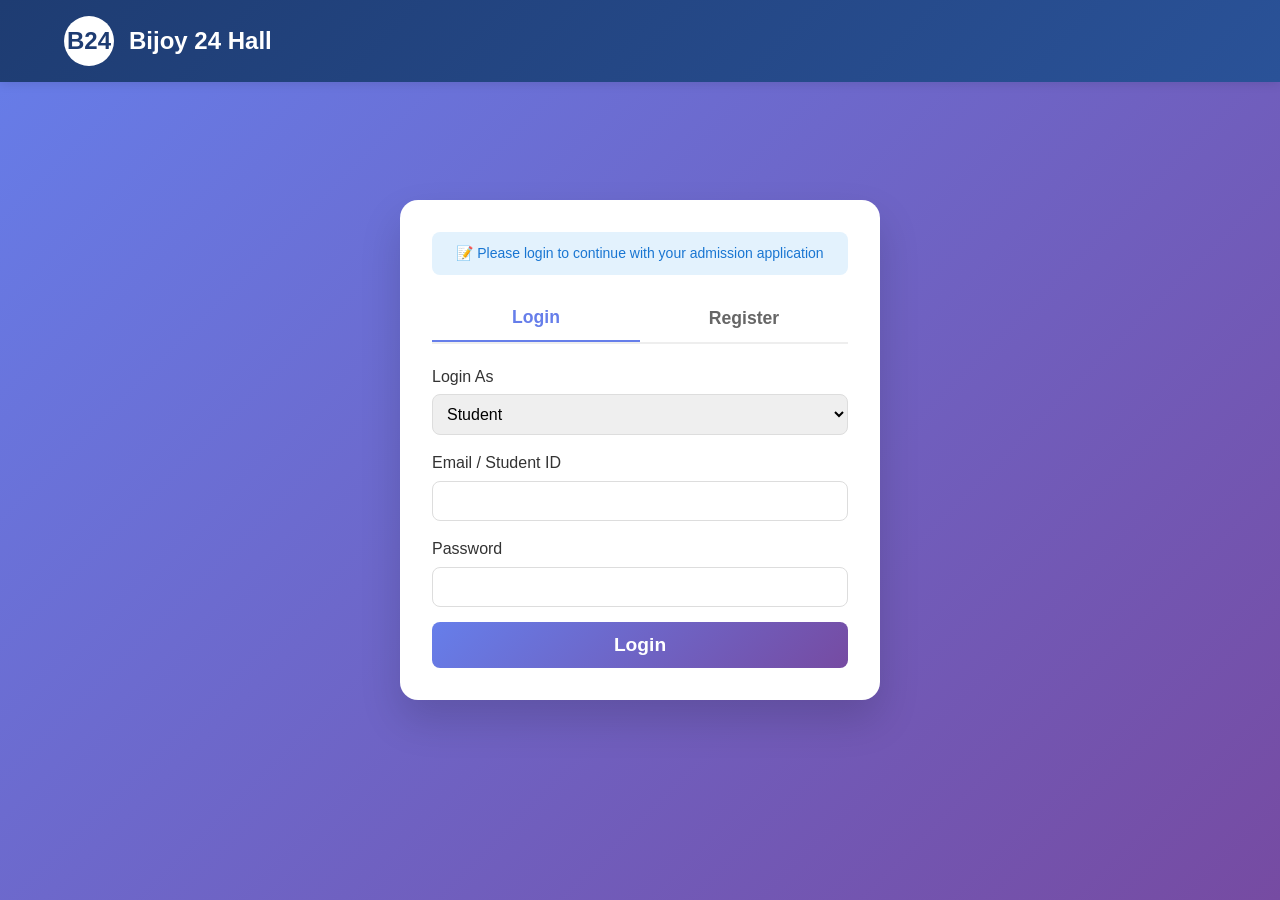
<file: frontend/admission.html>
<!DOCTYPE html>
<html lang="en">
<head>
    <meta charset="UTF-8">
    <meta name="viewport" content="width=device-width, initial-scale=1.0">
    <title>Hall Admission Application - Bijoy 24 Hall</title>
    <link rel="stylesheet" href="style.css">
</head>
<body>
    <!-- Header -->
    <header>
        <nav>
            <div class="logo">
                <div class="logo-icon">B24</div>
                <h1>Bijoy 24 Hall</h1>
            </div>
            <ul class="nav-links">
                <li><a href="index.html">Home</a></li>
                <li><a href="index.html#features">Features</a></li>
                <li><a href="dashboard.html">Dashboard</a></li>
                <li><a href="login.html" class="btn-login">Login</a></li>
            </ul>
        </nav>
    </header>

    <!-- Admission Form Section -->
    <section class="form-section">
        <div class="form-container">
            <div class="form-header">
                <h1>Hall Admission Application Form</h1>
                <p>Fill out the form carefully with authentic information</p>
            </div>

            <form id="admissionForm" onsubmit="handleAdmission(event)">
                <!-- Personal Information -->
                <div class="form-card">
                    <h3>Personal Information</h3>
                    <div class="form-row">
                        <div class="form-group">
                            <label for="studentName">Full Name *</label>
                            <input type="text" id="studentName" required placeholder="Enter your full name">
                        </div>
                        <div class="form-group">
                            <label for="fatherName">Father's Name *</label>
                            <input type="text" id="fatherName" required placeholder="Enter father's name">
                        </div>
                    </div>
                    <div class="form-row">
                        <div class="form-group">
                            <label for="motherName">Mother's Name *</label>
                            <input type="text" id="motherName" required placeholder="Enter mother's name">
                        </div>
                        <div class="form-group">
                            <label for="dob">Date of Birth *</label>
                            <input type="date" id="dob" required>
                        </div>
                    </div>
                    <div class="form-row">
                        <div class="form-group">
                            <label for="nid">National ID / Birth Certificate No *</label>
                            <input type="text" id="nid" required placeholder="Enter NID or Birth Certificate No">
                        </div>
                        <div class="form-group">
                            <label for="bloodGroup">Blood Group *</label>
                            <select id="bloodGroup" required>
                                <option value="">Select Blood Group</option>
                                <option value="A+">A+</option>
                                <option value="A-">A-</option>
                                <option value="B+">B+</option>
                                <option value="B-">B-</option>
                                <option value="O+">O+</option>
                                <option value="O-">O-</option>
                                <option value="AB+">AB+</option>
                                <option value="AB-">AB-</option>
                            </select>
                        </div>
                    </div>
                </div>

                <!-- Academic Information -->
                <div class="form-card">
                    <h3>Academic Information</h3>
                    <div class="form-row">
                        <div class="form-group">
                            <label for="regNumber">Registration Number *</label>
                            <input type="text" id="regNumber" required placeholder="e.g., 2021831036">
                        </div>
                        <div class="form-group">
                            <label for="roll">Roll Number *</label>
                            <input type="text" id="roll" required placeholder="Enter your roll number">
                        </div>
                    </div>
                    <div class="form-row">
                        <div class="form-group">
                            <label for="department">Department *</label>
                            <select id="department" required>
                                <option value="">Select Department</option>
                                <option value="CSE">Computer Science & Engineering</option>
                                <option value="EEE">Electrical & Electronic Engineering</option>
                                <option value="CEP">Chemical Engineering & Polymer Science</option>
                                <option value="MCE">Mechanical Engineering</option>
                                <option value="IPE">Industrial & Production Engineering</option>
                                <option value="CEE">Civil & Environmental Engineering</option>
                                <option value="PHY">Physics</option>
                                <option value="MAT">Mathematics</option>
                                <option value="CHE">Chemistry</option>
                                <option value="STA">Statistics</option>
                            </select>
                        </div>
                        <div class="form-group">
                            <label for="session">Session *</label>
                            <input type="text" id="session" required placeholder="e.g., 2021-22">
                        </div>
                    </div>
                    <div class="form-row">
                        <div class="form-group">
                            <label for="semester">Current Semester *</label>
                            <select id="semester" required>
                                <option value="">Select Semester</option>
                                <option value="1st">1st Semester</option>
                                <option value="2nd">2nd Semester</option>
                                <option value="3rd">3rd Semester</option>
                                <option value="4th">4th Semester</option>
                                <option value="5th">5th Semester</option>
                                <option value="6th">6th Semester</option>
                                <option value="7th">7th Semester</option>
                                <option value="8th">8th Semester</option>
                            </select>
                        </div>
                        <div class="form-group">
                            <label for="cgpa">CGPA *</label>
                            <input type="number" id="cgpa" step="0.01" min="0" max="4" required placeholder="Enter CGPA">
                        </div>
                    </div>
                </div>

                <!-- Contact Information -->
                <div class="form-card">
                    <h3>Contact Information</h3>
                    <div class="form-row">
                        <div class="form-group">
                            <label for="phone">Mobile Number *</label>
                            <input type="tel" id="phone" required placeholder="01XXXXXXXXX">
                        </div>
                        <div class="form-group">
                            <label for="email">Email Address *</label>
                            <input type="email" id="email" required placeholder="your.email@example.com">
                        </div>
                    </div>
                    <div class="form-group">
                        <label for="presentAddress">Present Address *</label>
                        <textarea id="presentAddress" required rows="2" placeholder="Enter your present address"></textarea>
                    </div>
                    <div class="form-group">
                        <label for="permanentAddress">Permanent Address *</label>
                        <textarea id="permanentAddress" required rows="2" placeholder="Enter your permanent address"></textarea>
                    </div>
                    <div class="form-group">
                        <label for="distanceFromHome">Distance from Home (KM) *</label>
                        <input type="number" id="distanceFromHome" required placeholder="Enter distance in kilometers">
                    </div>
                </div>

                <!-- Guardian Information -->
                <div class="form-card">
                    <h3>Guardian Information</h3>
                    <div class="form-row">
                        <div class="form-group">
                            <label for="guardianName">Guardian Name *</label>
                            <input type="text" id="guardianName" required placeholder="Enter guardian name">
                        </div>
                        <div class="form-group">
                            <label for="guardianRelation">Relation *</label>
                            <input type="text" id="guardianRelation" required placeholder="e.g., Father, Mother">
                        </div>
                    </div>
                    <div class="form-row">
                        <div class="form-group">
                            <label for="guardianPhone">Guardian Phone *</label>
                            <input type="tel" id="guardianPhone" required placeholder="01XXXXXXXXX">
                        </div>
                        <div class="form-group">
                            <label for="guardianOccupation">Guardian Occupation *</label>
                            <input type="text" id="guardianOccupation" required placeholder="Enter occupation">
                        </div>
                    </div>
                </div>

                <!-- Quota Selection -->
                <div class="form-card">
                    <h3>Quota Application</h3>
                    <div class="form-group">
                        <label>Apply under Quota (Select if applicable)</label>
                        <div class="checkbox-group">
                            <label class="checkbox-label">
                                <input type="checkbox" name="quota" value="merit"> Merit Based
                            </label>
                            <label class="checkbox-label">
                                <input type="checkbox" name="quota" value="economic"> Economic Hardship
                            </label>
                            <label class="checkbox-label">
                                <input type="checkbox" name="quota" value="distance"> Distance from Home
                            </label>
                            <label class="checkbox-label">
                                <input type="checkbox" name="quota" value="general"> General
                            </label>
                        </div>
                    </div>
                </div>

                <!-- Bank Payment Information -->
                <div class="form-card">
                    <h3>Bank Payment Information</h3>
                    <p class="info-text">⚠️ Admission fee: ৳2,100 must be deposited at Sonali Bank</p>
                    <div class="form-row">
                        <div class="form-group">
                            <label for="bankName">Bank Name *</label>
                            <input type="text" id="bankName" required value="Sonali Bank" readonly>
                        </div>
                        <div class="form-group">
                            <label for="branchName">Branch Name *</label>
                            <input type="text" id="branchName" required placeholder="Enter branch name">
                        </div>
                    </div>
                    <div class="form-row">
                        <div class="form-group">
                            <label for="accountNumber">Account Number *</label>
                            <input type="text" id="accountNumber" required placeholder="Enter account number">
                        </div>
                        <div class="form-group">
                            <label for="receiptNumber">Receipt Number *</label>
                            <input type="text" id="receiptNumber" required placeholder="Enter receipt number">
                        </div>
                    </div>
                    <div class="form-group">
                        <label for="paymentDate">Payment Date *</label>
                        <input type="date" id="paymentDate" required>
                    </div>
                </div>

                <!-- Document Upload -->
                <div class="form-card">
                    <h3>Required Documents</h3>
                    <div class="form-group">
                        <label for="passportPhoto">Passport Size Photo *</label>
                        <input type="file" id="passportPhoto" accept="image/*" required>
                    </div>
                    <div class="form-group">
                        <label for="stampPhoto">Stamp Size Photo *</label>
                        <input type="file" id="stampPhoto" accept="image/*" required>
                    </div>
                    <div class="form-group">
                        <label for="transcript">Academic Transcript (PDF) *</label>
                        <input type="file" id="transcript" accept=".pdf" required>
                    </div>
                    <div class="form-group">
                        <label for="universityId">University ID Card Copy *</label>
                        <input type="file" id="universityId" accept="image/*,.pdf" required>
                    </div>
                </div>

                <!-- Declaration -->
                <div class="form-card">
                    <h3>Declaration</h3>
                    <div class="form-group">
                        <label class="checkbox-label">
                            <input type="checkbox" required>
                            I hereby declare that all the information provided above is true and accurate to the best of my knowledge. I agree to abide by all the rules and regulations of Bijoy 24 Hall.
                        </label>
                    </div>
                </div>

                <!-- Submit Button -->
                <div class="form-actions">
                    <button type="reset" class="btn btn-secondary">Reset Form</button>
                    <button type="submit" class="btn btn-primary">Submit Application</button>
                </div>
            </form>
        </div>
    </section>

    <!-- Footer -->
    <footer>
        <div class="footer-bottom">
            <p>&copy; 2026 Bijoy 24 Hall. All rights reserved.</p>
        </div>
    </footer>

    <script src="admission.js"></script>
</body>
</html>
</file>
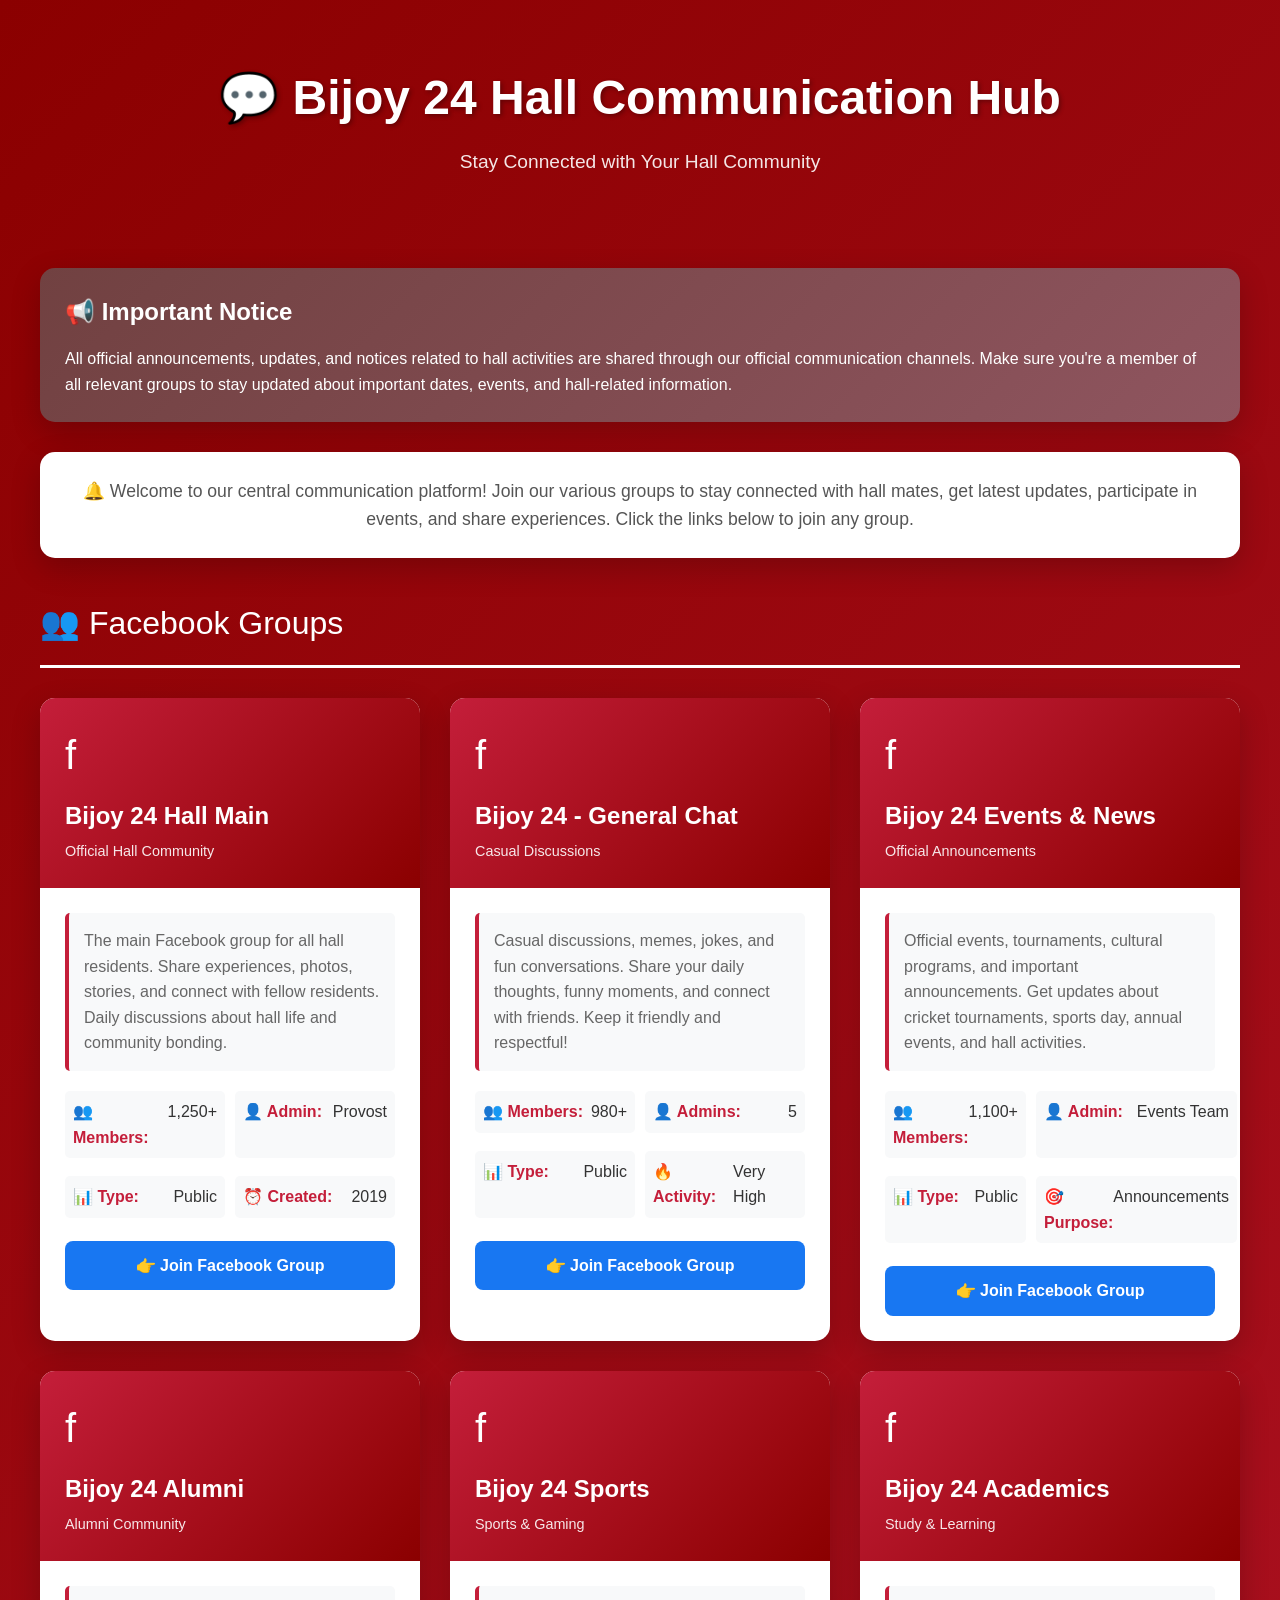
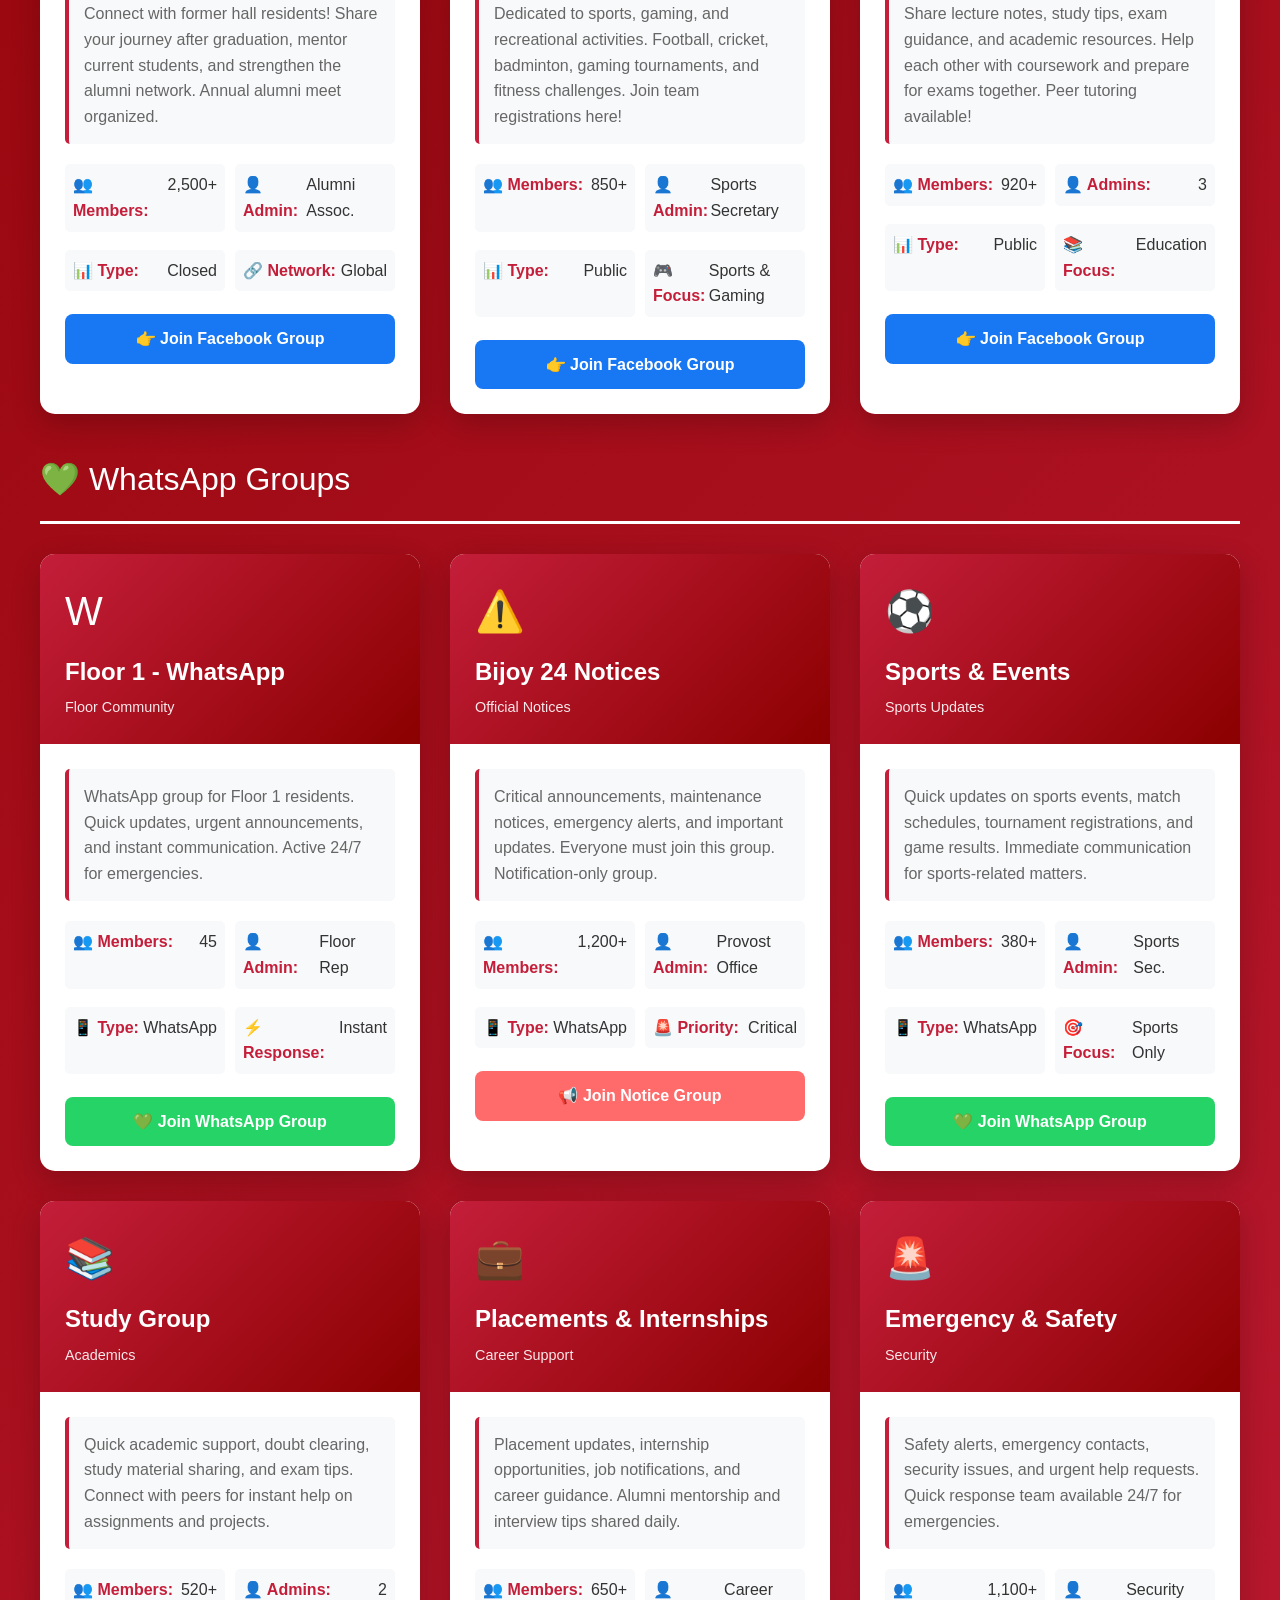
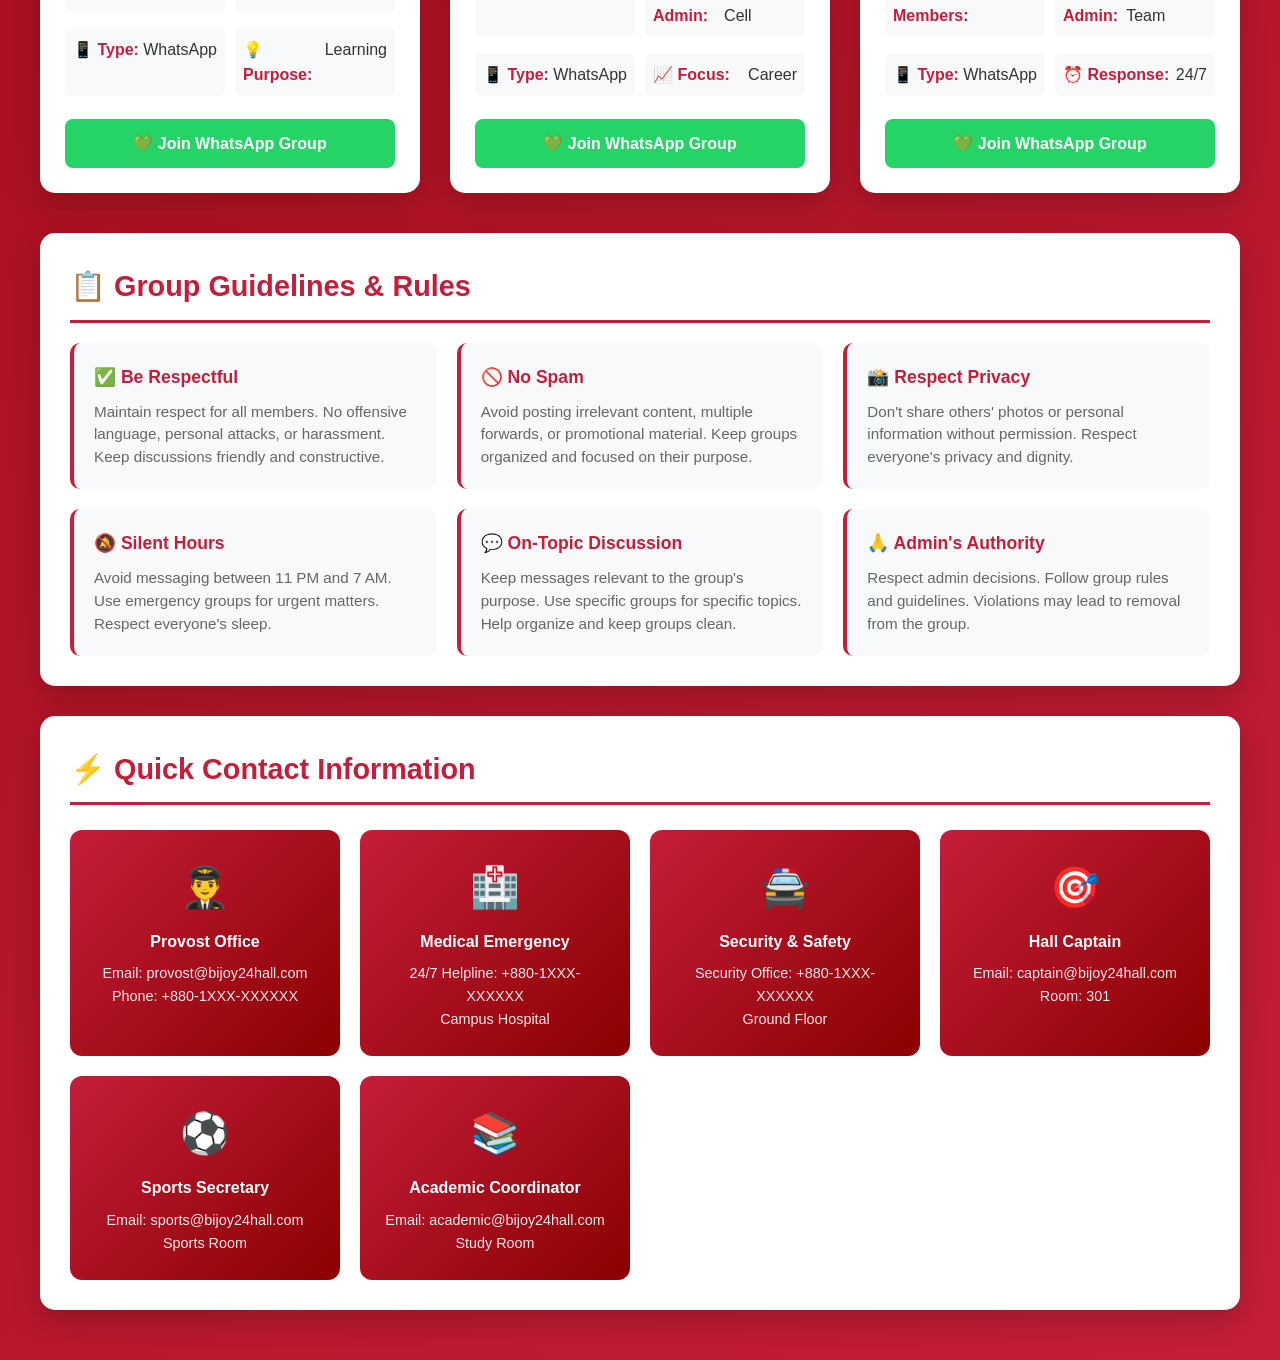
<file: frontend/communication.html>
<!DOCTYPE html>
<html lang="en">
<head>
    <meta charset="UTF-8">
    <meta name="viewport" content="width=device-width, initial-scale=1.0">
    <title>Bijoy 24 Hall - Communication Hub</title>
    <link rel="stylesheet" href="style.css">
    <style>
        * {
            margin: 0;
            padding: 0;
            box-sizing: border-box;
        }

        body {
            font-family: 'Segoe UI', Tahoma, Geneva, Verdana, sans-serif;
            background: linear-gradient(135deg, #8B0000 0%, #C41E3A 100%);
            min-height: 100vh;
            padding: 20px;
        }

        .container {
            max-width: 1200px;
            margin: 0 auto;
        }

        .header {
            text-align: center;
            color: white;
            margin-bottom: 50px;
            padding: 40px 20px;
        }

        .header h1 {
            font-size: 3em;
            margin-bottom: 10px;
            text-shadow: 2px 2px 4px rgba(0,0,0,0.3);
        }

        .header p {
            font-size: 1.2em;
            opacity: 0.9;
        }

        .info-banner {
            background: white;
            border-radius: 15px;
            padding: 25px;
            margin-bottom: 40px;
            box-shadow: 0 10px 30px rgba(0,0,0,0.2);
            text-align: center;
        }

        .info-banner p {
            color: #555;
            font-size: 1.1em;
            line-height: 1.6;
        }

        .category-title {
            font-size: 2em;
            color: white;
            margin-top: 40px;
            margin-bottom: 30px;
            padding-bottom: 15px;
            border-bottom: 3px solid white;
        }

        .groups-grid {
            display: grid;
            grid-template-columns: repeat(auto-fill, minmax(320px, 1fr));
            gap: 30px;
            margin-bottom: 40px;
        }

        .group-card {
            background: white;
            border-radius: 15px;
            overflow: hidden;
            box-shadow: 0 10px 30px rgba(0,0,0,0.2);
            transition: transform 0.3s ease, box-shadow 0.3s ease;
        }

        .group-card:hover {
            transform: translateY(-10px);
            box-shadow: 0 15px 40px rgba(0,0,0,0.3);
        }

        .group-header {
            padding: 25px;
            background: linear-gradient(135deg, #C41E3A 0%, #8B0000 100%);
            color: white;
        }

        .group-icon {
            font-size: 2.5em;
            margin-bottom: 10px;
        }

        .group-name {
            font-size: 1.5em;
            font-weight: bold;
            margin-bottom: 5px;
        }

        .group-type {
            font-size: 0.9em;
            opacity: 0.9;
        }

        .group-body {
            padding: 25px;
        }

        .group-info {
            margin-bottom: 20px;
        }

        .info-label {
            font-weight: bold;
            color: #C41E3A;
            font-size: 0.95em;
            margin-bottom: 5px;
        }

        .info-value {
            color: #555;
            font-size: 0.95em;
            margin-bottom: 10px;
        }

        .info-row {
            display: flex;
            justify-content: space-between;
            margin-bottom: 8px;
            padding: 8px;
            background: #f8f9fa;
            border-radius: 5px;
        }

        .info-row span:first-child {
            font-weight: bold;
            color: #C41E3A;
        }

        .info-row span:last-child {
            color: #333;
        }

        .group-description {
            color: #666;
            line-height: 1.6;
            margin-bottom: 20px;
            padding: 15px;
            background: #f8f9fa;
            border-left: 4px solid #C41E3A;
            border-radius: 5px;
        }

        .group-links {
            display: flex;
            flex-direction: column;
            gap: 12px;
        }

        .btn-link {
            display: flex;
            align-items: center;
            justify-content: center;
            gap: 10px;
            padding: 12px 20px;
            border: none;
            border-radius: 8px;
            cursor: pointer;
            font-weight: bold;
            font-size: 1em;
            transition: all 0.3s ease;
            text-decoration: none;
            color: white;
        }

        .btn-facebook {
            background: #1877F2;
        }

        .btn-facebook:hover {
            background: #0a66c2;
            transform: translateX(5px);
        }

        .btn-whatsapp {
            background: #25D366;
        }

        .btn-whatsapp:hover {
            background: #1faa56;
            transform: translateX(5px);
        }

        .btn-notice {
            background: #FF6B6B;
        }

        .btn-notice:hover {
            background: #ee5a52;
            transform: translateX(5px);
        }

        .btn-copy {
            background: #667eea;
            padding: 8px 15px;
            font-size: 0.85em;
            flex: 1;
        }

        .btn-copy:hover {
            background: #764ba2;
        }

        .guidelines {
            background: white;
            border-radius: 15px;
            padding: 30px;
            margin-bottom: 30px;
            box-shadow: 0 10px 30px rgba(0,0,0,0.2);
        }

        .guidelines h2 {
            color: #C41E3A;
            margin-bottom: 20px;
            font-size: 1.8em;
            border-bottom: 3px solid #C41E3A;
            padding-bottom: 10px;
        }

        .guidelines-list {
            display: grid;
            grid-template-columns: repeat(auto-fit, minmax(280px, 1fr));
            gap: 20px;
        }

        .guideline-item {
            background: #f8f9fa;
            padding: 20px;
            border-radius: 10px;
            border-left: 4px solid #C41E3A;
        }

        .guideline-item h3 {
            color: #C41E3A;
            margin-bottom: 10px;
            font-size: 1.1em;
        }

        .guideline-item p {
            color: #666;
            line-height: 1.5;
            font-size: 0.95em;
        }

        .quick-links {
            background: white;
            border-radius: 15px;
            padding: 30px;
            margin-bottom: 30px;
            box-shadow: 0 10px 30px rgba(0,0,0,0.2);
        }

        .quick-links h2 {
            color: #C41E3A;
            margin-bottom: 25px;
            font-size: 1.8em;
            border-bottom: 3px solid #C41E3A;
            padding-bottom: 10px;
        }

        .quick-links-grid {
            display: grid;
            grid-template-columns: repeat(auto-fit, minmax(250px, 1fr));
            gap: 20px;
        }

        .quick-link-card {
            background: linear-gradient(135deg, #C41E3A 0%, #8B0000 100%);
            color: white;
            padding: 25px;
            border-radius: 12px;
            text-align: center;
            transition: transform 0.3s ease;
            cursor: pointer;
        }

        .quick-link-card:hover {
            transform: scale(1.05);
        }

        .quick-link-icon {
            font-size: 2.5em;
            margin-bottom: 10px;
        }

        .quick-link-title {
            font-weight: bold;
            margin-bottom: 8px;
        }

        .quick-link-info {
            font-size: 0.9em;
            opacity: 0.9;
        }

        .important-notice {
            background: linear-gradient(135deg, #714141 0%, #8f555f 100%);
            color: white;
            border-radius: 15px;
            padding: 25px;
            margin-bottom: 30px;
            box-shadow: 0 10px 30px rgba(0,0,0,0.2);
        }

        .important-notice h2 {
            margin-bottom: 15px;
            font-size: 1.5em;
        }

        .important-notice p {
            line-height: 1.6;
        }

        .copy-notification {
            position: fixed;
            top: 20px;
            right: 20px;
            background: #2ecc71;
            color: white;
            padding: 15px 25px;
            border-radius: 8px;
            box-shadow: 0 5px 15px rgba(0,0,0,0.3);
            display: none;
            z-index: 1000;
            animation: slideIn 0.3s ease;
        }

        @keyframes slideIn {
            from {
                transform: translateX(400px);
                opacity: 0;
            }
            to {
                transform: translateX(0);
                opacity: 1;
            }
        }

        .members-info {
            display: grid;
            grid-template-columns: repeat(2, 1fr);
            gap: 10px;
            margin-bottom: 15px;
        }

        @media (max-width: 768px) {
            .header h1 {
                font-size: 2em;
            }

            .category-title {
                font-size: 1.5em;
            }

            .groups-grid {
                grid-template-columns: 1fr;
            }
        }
    </style>
</head>
<body>
    <div class="container">
        <div class="header">
            <h1>💬 Bijoy 24 Hall Communication Hub</h1>
            <p>Stay Connected with Your Hall Community</p>
        </div>

        <!-- Important Notice -->
        <div class="important-notice">
            <h2>📢 Important Notice</h2>
            <p>
                All official announcements, updates, and notices related to hall activities are shared through our 
                official communication channels. Make sure you're a member of all relevant groups to stay updated about 
                important dates, events, and hall-related information.
            </p>
        </div>

        <!-- Info Banner -->
        <div class="info-banner">
            <p>
                🔔 Welcome to our central communication platform! Join our various groups to stay connected with hall mates, 
                get latest updates, participate in events, and share experiences. Click the links below to join any group.
            </p>
        </div>

        <!-- Facebook Groups -->
        <div class="category-title">👥 Facebook Groups</div>
        <div class="groups-grid">
            <!-- Main Hall Group -->
            <div class="group-card">
                <div class="group-header">
                    <div class="group-icon">f</div>
                    <div class="group-name">Bijoy 24 Hall Main</div>
                    <div class="group-type">Official Hall Community</div>
                </div>
                <div class="group-body">
                    <div class="group-description">
                        The main Facebook group for all hall residents. Share experiences, photos, stories, and connect 
                        with fellow residents. Daily discussions about hall life and community bonding.
                    </div>
                    
                    <div class="members-info">
                        <div class="info-row">
                            <span>👥 Members:</span>
                            <span>1,250+</span>
                        </div>
                        <div class="info-row">
                            <span>👤 Admin:</span>
                            <span>Provost</span>
                        </div>
                        <div class="info-row">
                            <span>📊 Type:</span>
                            <span>Public</span>
                        </div>
                        <div class="info-row">
                            <span>⏰ Created:</span>
                            <span>2019</span>
                        </div>
                    </div>

                    <div class="group-links">
                        <a href="https://www.facebook.com/groups/bijoy24hallsust" target="_blank" class="btn-link btn-facebook">
                            👉 Join Facebook Group
                        </a>
                    </div>
                </div>
            </div>

            <!-- General Discussion Group -->
            <div class="group-card">
                <div class="group-header">
                    <div class="group-icon">f</div>
                    <div class="group-name">Bijoy 24 - General Chat</div>
                    <div class="group-type">Casual Discussions</div>
                </div>
                <div class="group-body">
                    <div class="group-description">
                        Casual discussions, memes, jokes, and fun conversations. Share your daily thoughts, funny moments, 
                        and connect with friends. Keep it friendly and respectful!
                    </div>
                    
                    <div class="members-info">
                        <div class="info-row">
                            <span>👥 Members:</span>
                            <span>980+</span>
                        </div>
                        <div class="info-row">
                            <span>👤 Admins:</span>
                            <span>5</span>
                        </div>
                        <div class="info-row">
                            <span>📊 Type:</span>
                            <span>Public</span>
                        </div>
                        <div class="info-row">
                            <span>🔥 Activity:</span>
                            <span>Very High</span>
                        </div>
                    </div>

                    <div class="group-links">
                        <a href="https://www.facebook.com/groups/bijoy24generalchat" target="_blank" class="btn-link btn-facebook">
                            👉 Join Facebook Group
                        </a>
                    </div>
                </div>
            </div>

            <!-- Event & Announcement Group -->
            <div class="group-card">
                <div class="group-header">
                    <div class="group-icon">f</div>
                    <div class="group-name">Bijoy 24 Events & News</div>
                    <div class="group-type">Official Announcements</div>
                </div>
                <div class="group-body">
                    <div class="group-description">
                        Official events, tournaments, cultural programs, and important announcements. Get updates about 
                        cricket tournaments, sports day, annual events, and hall activities.
                    </div>
                    
                    <div class="members-info">
                        <div class="info-row">
                            <span>👥 Members:</span>
                            <span>1,100+</span>
                        </div>
                        <div class="info-row">
                            <span>👤 Admin:</span>
                            <span>Events Team</span>
                        </div>
                        <div class="info-row">
                            <span>📊 Type:</span>
                            <span>Public</span>
                        </div>
                        <div class="info-row">
                            <span>🎯 Purpose:</span>
                            <span>Announcements</span>
                        </div>
                    </div>

                    <div class="group-links">
                        <a href="https://www.facebook.com/groups/bijoy24events" target="_blank" class="btn-link btn-facebook">
                            👉 Join Facebook Group
                        </a>
                    </div>
                </div>
            </div>

            <!-- Alumni Group -->
            <div class="group-card">
                <div class="group-header">
                    <div class="group-icon">f</div>
                    <div class="group-name">Bijoy 24 Alumni</div>
                    <div class="group-type">Alumni Community</div>
                </div>
                <div class="group-body">
                    <div class="group-description">
                        Connect with former hall residents! Share your journey after graduation, mentor current students, 
                        and strengthen the alumni network. Annual alumni meet organized.
                    </div>
                    
                    <div class="members-info">
                        <div class="info-row">
                            <span>👥 Members:</span>
                            <span>2,500+</span>
                        </div>
                        <div class="info-row">
                            <span>👤 Admin:</span>
                            <span>Alumni Assoc.</span>
                        </div>
                        <div class="info-row">
                            <span>📊 Type:</span>
                            <span>Closed</span>
                        </div>
                        <div class="info-row">
                            <span>🔗 Network:</span>
                            <span>Global</span>
                        </div>
                    </div>

                    <div class="group-links">
                        <a href="https://www.facebook.com/groups/bijoy24alumni" target="_blank" class="btn-link btn-facebook">
                            👉 Join Facebook Group
                        </a>
                    </div>
                </div>
            </div>

            <!-- Sports & Recreation -->
            <div class="group-card">
                <div class="group-header">
                    <div class="group-icon">f</div>
                    <div class="group-name">Bijoy 24 Sports</div>
                    <div class="group-type">Sports & Gaming</div>
                </div>
                <div class="group-body">
                    <div class="group-description">
                        Dedicated to sports, gaming, and recreational activities. Football, cricket, badminton, gaming 
                        tournaments, and fitness challenges. Join team registrations here!
                    </div>
                    
                    <div class="members-info">
                        <div class="info-row">
                            <span>👥 Members:</span>
                            <span>850+</span>
                        </div>
                        <div class="info-row">
                            <span>👤 Admin:</span>
                            <span>Sports Secretary</span>
                        </div>
                        <div class="info-row">
                            <span>📊 Type:</span>
                            <span>Public</span>
                        </div>
                        <div class="info-row">
                            <span>🎮 Focus:</span>
                            <span>Sports & Gaming</span>
                        </div>
                    </div>

                    <div class="group-links">
                        <a href="https://www.facebook.com/groups/bijoy24sports" target="_blank" class="btn-link btn-facebook">
                            👉 Join Facebook Group
                        </a>
                    </div>
                </div>
            </div>

            <!-- Academics Support -->
            <div class="group-card">
                <div class="group-header">
                    <div class="group-icon">f</div>
                    <div class="group-name">Bijoy 24 Academics</div>
                    <div class="group-type">Study & Learning</div>
                </div>
                <div class="group-body">
                    <div class="group-description">
                        Share lecture notes, study tips, exam guidance, and academic resources. Help each other with 
                        coursework and prepare for exams together. Peer tutoring available!
                    </div>
                    
                    <div class="members-info">
                        <div class="info-row">
                            <span>👥 Members:</span>
                            <span>920+</span>
                        </div>
                        <div class="info-row">
                            <span>👤 Admins:</span>
                            <span>3</span>
                        </div>
                        <div class="info-row">
                            <span>📊 Type:</span>
                            <span>Public</span>
                        </div>
                        <div class="info-row">
                            <span>📚 Focus:</span>
                            <span>Education</span>
                        </div>
                    </div>

                    <div class="group-links">
                        <a href="https://www.facebook.com/groups/bijoy24academics" target="_blank" class="btn-link btn-facebook">
                            👉 Join Facebook Group
                        </a>
                    </div>
                </div>
            </div>
        </div>

        <!-- WhatsApp Groups -->
        <div class="category-title">💚 WhatsApp Groups</div>
        <div class="groups-grid">
            <!-- Floor WhatsApp Groups (Examples) -->
            <div class="group-card">
                <div class="group-header">
                    <div class="group-icon">W</div>
                    <div class="group-name">Floor 1 - WhatsApp</div>
                    <div class="group-type">Floor Community</div>
                </div>
                <div class="group-body">
                    <div class="group-description">
                        WhatsApp group for Floor 1 residents. Quick updates, urgent announcements, and instant 
                        communication. Active 24/7 for emergencies.
                    </div>
                    
                    <div class="members-info">
                        <div class="info-row">
                            <span>👥 Members:</span>
                            <span>45</span>
                        </div>
                        <div class="info-row">
                            <span>👤 Admin:</span>
                            <span>Floor Rep</span>
                        </div>
                        <div class="info-row">
                            <span>📱 Type:</span>
                            <span>WhatsApp</span>
                        </div>
                        <div class="info-row">
                            <span>⚡ Response:</span>
                            <span>Instant</span>
                        </div>
                    </div>

                    <div class="group-links">
                        <a href="https://chat.whatsapp.com/bijoy24floor1" target="_blank" class="btn-link btn-whatsapp">
                            💚 Join WhatsApp Group
                        </a>
                    </div>
                </div>
            </div>

            <!-- Notice WhatsApp Group -->
            <div class="group-card">
                <div class="group-header">
                    <div class="group-icon">⚠️</div>
                    <div class="group-name">Bijoy 24 Notices</div>
                    <div class="group-type">Official Notices</div>
                </div>
                <div class="group-body">
                    <div class="group-description">
                        Critical announcements, maintenance notices, emergency alerts, and important updates. 
                        Everyone must join this group. Notification-only group.
                    </div>
                    
                    <div class="members-info">
                        <div class="info-row">
                            <span>👥 Members:</span>
                            <span>1,200+</span>
                        </div>
                        <div class="info-row">
                            <span>👤 Admin:</span>
                            <span>Provost Office</span>
                        </div>
                        <div class="info-row">
                            <span>📱 Type:</span>
                            <span>WhatsApp</span>
                        </div>
                        <div class="info-row">
                            <span>🚨 Priority:</span>
                            <span>Critical</span>
                        </div>
                    </div>

                    <div class="group-links">
                        <a href="https://chat.whatsapp.com/bijoy24notices" target="_blank" class="btn-link btn-notice">
                            📢 Join Notice Group
                        </a>
                    </div>
                </div>
            </div>

            <!-- Sports WhatsApp Group -->
            <div class="group-card">
                <div class="group-header">
                    <div class="group-icon">⚽</div>
                    <div class="group-name">Sports & Events</div>
                    <div class="group-type">Sports Updates</div>
                </div>
                <div class="group-body">
                    <div class="group-description">
                        Quick updates on sports events, match schedules, tournament registrations, and game results. 
                        Immediate communication for sports-related matters.
                    </div>
                    
                    <div class="members-info">
                        <div class="info-row">
                            <span>👥 Members:</span>
                            <span>380+</span>
                        </div>
                        <div class="info-row">
                            <span>👤 Admin:</span>
                            <span>Sports Sec.</span>
                        </div>
                        <div class="info-row">
                            <span>📱 Type:</span>
                            <span>WhatsApp</span>
                        </div>
                        <div class="info-row">
                            <span>🎯 Focus:</span>
                            <span>Sports Only</span>
                        </div>
                    </div>

                    <div class="group-links">
                        <a href="https://chat.whatsapp.com/bijoy24sports" target="_blank" class="btn-link btn-whatsapp">
                            💚 Join WhatsApp Group
                        </a>
                    </div>
                </div>
            </div>

            <!-- Academics Support WhatsApp -->
            <div class="group-card">
                <div class="group-header">
                    <div class="group-icon">📚</div>
                    <div class="group-name">Study Group</div>
                    <div class="group-type">Academics</div>
                </div>
                <div class="group-body">
                    <div class="group-description">
                        Quick academic support, doubt clearing, study material sharing, and exam tips. 
                        Connect with peers for instant help on assignments and projects.
                    </div>
                    
                    <div class="members-info">
                        <div class="info-row">
                            <span>👥 Members:</span>
                            <span>520+</span>
                        </div>
                        <div class="info-row">
                            <span>👤 Admins:</span>
                            <span>2</span>
                        </div>
                        <div class="info-row">
                            <span>📱 Type:</span>
                            <span>WhatsApp</span>
                        </div>
                        <div class="info-row">
                            <span>💡 Purpose:</span>
                            <span>Learning</span>
                        </div>
                    </div>

                    <div class="group-links">
                        <a href="https://chat.whatsapp.com/bijoy24study" target="_blank" class="btn-link btn-whatsapp">
                            💚 Join WhatsApp Group
                        </a>
                    </div>
                </div>
            </div>

            <!-- Placement & Internship -->
            <div class="group-card">
                <div class="group-header">
                    <div class="group-icon">💼</div>
                    <div class="group-name">Placements & Internships</div>
                    <div class="group-type">Career Support</div>
                </div>
                <div class="group-body">
                    <div class="group-description">
                        Placement updates, internship opportunities, job notifications, and career guidance. 
                        Alumni mentorship and interview tips shared daily.
                    </div>
                    
                    <div class="members-info">
                        <div class="info-row">
                            <span>👥 Members:</span>
                            <span>650+</span>
                        </div>
                        <div class="info-row">
                            <span>👤 Admin:</span>
                            <span>Career Cell</span>
                        </div>
                        <div class="info-row">
                            <span>📱 Type:</span>
                            <span>WhatsApp</span>
                        </div>
                        <div class="info-row">
                            <span>📈 Focus:</span>
                            <span>Career</span>
                        </div>
                    </div>

                    <div class="group-links">
                        <a href="https://chat.whatsapp.com/bijoy24placements" target="_blank" class="btn-link btn-whatsapp">
                            💚 Join WhatsApp Group
                        </a>
                    </div>
                </div>
            </div>

            <!-- Emergency & Safety -->
            <div class="group-card">
                <div class="group-header">
                    <div class="group-icon">🚨</div>
                    <div class="group-name">Emergency & Safety</div>
                    <div class="group-type">Security</div>
                </div>
                <div class="group-body">
                    <div class="group-description">
                        Safety alerts, emergency contacts, security issues, and urgent help requests. 
                        Quick response team available 24/7 for emergencies.
                    </div>
                    
                    <div class="members-info">
                        <div class="info-row">
                            <span>👥 Members:</span>
                            <span>1,100+</span>
                        </div>
                        <div class="info-row">
                            <span>👤 Admin:</span>
                            <span>Security Team</span>
                        </div>
                        <div class="info-row">
                            <span>📱 Type:</span>
                            <span>WhatsApp</span>
                        </div>
                        <div class="info-row">
                            <span>⏰ Response:</span>
                            <span>24/7</span>
                        </div>
                    </div>

                    <div class="group-links">
                        <a href="https://chat.whatsapp.com/bijoy24emergency" target="_blank" class="btn-link btn-whatsapp">
                            💚 Join WhatsApp Group
                        </a>
                    </div>
                </div>
            </div>
        </div>

        <!-- Guidelines -->
        <div class="guidelines">
            <h2>📋 Group Guidelines & Rules</h2>
            <div class="guidelines-list">
                <div class="guideline-item">
                    <h3>✅ Be Respectful</h3>
                    <p>Maintain respect for all members. No offensive language, personal attacks, or harassment. 
                    Keep discussions friendly and constructive.</p>
                </div>
                <div class="guideline-item">
                    <h3>🚫 No Spam</h3>
                    <p>Avoid posting irrelevant content, multiple forwards, or promotional material. 
                    Keep groups organized and focused on their purpose.</p>
                </div>
                <div class="guideline-item">
                    <h3>📸 Respect Privacy</h3>
                    <p>Don't share others' photos or personal information without permission. 
                    Respect everyone's privacy and dignity.</p>
                </div>
                <div class="guideline-item">
                    <h3>🔕 Silent Hours</h3>
                    <p>Avoid messaging between 11 PM and 7 AM. Use emergency groups for urgent matters. 
                    Respect everyone's sleep.</p>
                </div>
                <div class="guideline-item">
                    <h3>💬 On-Topic Discussion</h3>
                    <p>Keep messages relevant to the group's purpose. Use specific groups for specific topics. 
                    Help organize and keep groups clean.</p>
                </div>
                <div class="guideline-item">
                    <h3>🙏 Admin's Authority</h3>
                    <p>Respect admin decisions. Follow group rules and guidelines. 
                    Violations may lead to removal from the group.</p>
                </div>
            </div>
        </div>

        <!-- Quick Links -->
        <div class="quick-links">
            <h2>⚡ Quick Contact Information</h2>
            <div class="quick-links-grid">
                <div class="quick-link-card">
                    <div class="quick-link-icon">👨‍✈️</div>
                    <div class="quick-link-title">Provost Office</div>
                    <div class="quick-link-info">Email: provost@bijoy24hall.com<br>Phone: +880-1XXX-XXXXXX</div>
                </div>
                <div class="quick-link-card">
                    <div class="quick-link-icon">🏥</div>
                    <div class="quick-link-title">Medical Emergency</div>
                    <div class="quick-link-info">24/7 Helpline: +880-1XXX-XXXXXX<br>Campus Hospital</div>
                </div>
                <div class="quick-link-card">
                    <div class="quick-link-icon">🚔</div>
                    <div class="quick-link-title">Security & Safety</div>
                    <div class="quick-link-info">Security Office: +880-1XXX-XXXXXX<br>Ground Floor</div>
                </div>
                <div class="quick-link-card">
                    <div class="quick-link-icon">🎯</div>
                    <div class="quick-link-title">Hall Captain</div>
                    <div class="quick-link-info">Email: captain@bijoy24hall.com<br>Room: 301</div>
                </div>
                <div class="quick-link-card">
                    <div class="quick-link-icon">⚽</div>
                    <div class="quick-link-title">Sports Secretary</div>
                    <div class="quick-link-info">Email: sports@bijoy24hall.com<br>Sports Room</div>
                </div>
                <div class="quick-link-card">
                    <div class="quick-link-icon">📚</div>
                    <div class="quick-link-title">Academic Coordinator</div>
                    <div class="quick-link-info">Email: academic@bijoy24hall.com<br>Study Room</div>
                </div>
            </div>
        </div>

        <!-- Copy Notification -->
        <div class="copy-notification" id="copyNotification">
            ✅ Link copied to clipboard!
        </div>

    </div>

    <script>
        // Copy to clipboard function
        function copyToClipboard(text) {
            navigator.clipboard.writeText(text).then(() => {
                const notification = document.getElementById('copyNotification');
                notification.style.display = 'block';
                setTimeout(() => {
                    notification.style.display = 'none';
                }, 3000);
            });
        }

        // Smooth scroll for quick links
        document.querySelectorAll('.quick-link-card').forEach(card => {
            card.addEventListener('click', function() {
                // You can add custom click handlers here if needed
                console.log('Clicked on:', this.querySelector('.quick-link-title').textContent);
            });
        });

        // Add animation on page load
        window.addEventListener('load', function() {
            const cards = document.querySelectorAll('.group-card');
            cards.forEach((card, index) => {
                card.style.opacity = '0';
                card.style.animation = `fadeInUp 0.6s ease forwards ${index * 0.1}s`;
            });
        });

        // Fade in animation
        const style = document.createElement('style');
        style.textContent = `
            @keyframes fadeInUp {
                from {
                    opacity: 0;
                    transform: translateY(30px);
                }
                to {
                    opacity: 1;
                    transform: translateY(0);
                }
            }
        `;
        document.head.appendChild(style);
    </script>
</body>
</html>
</file>
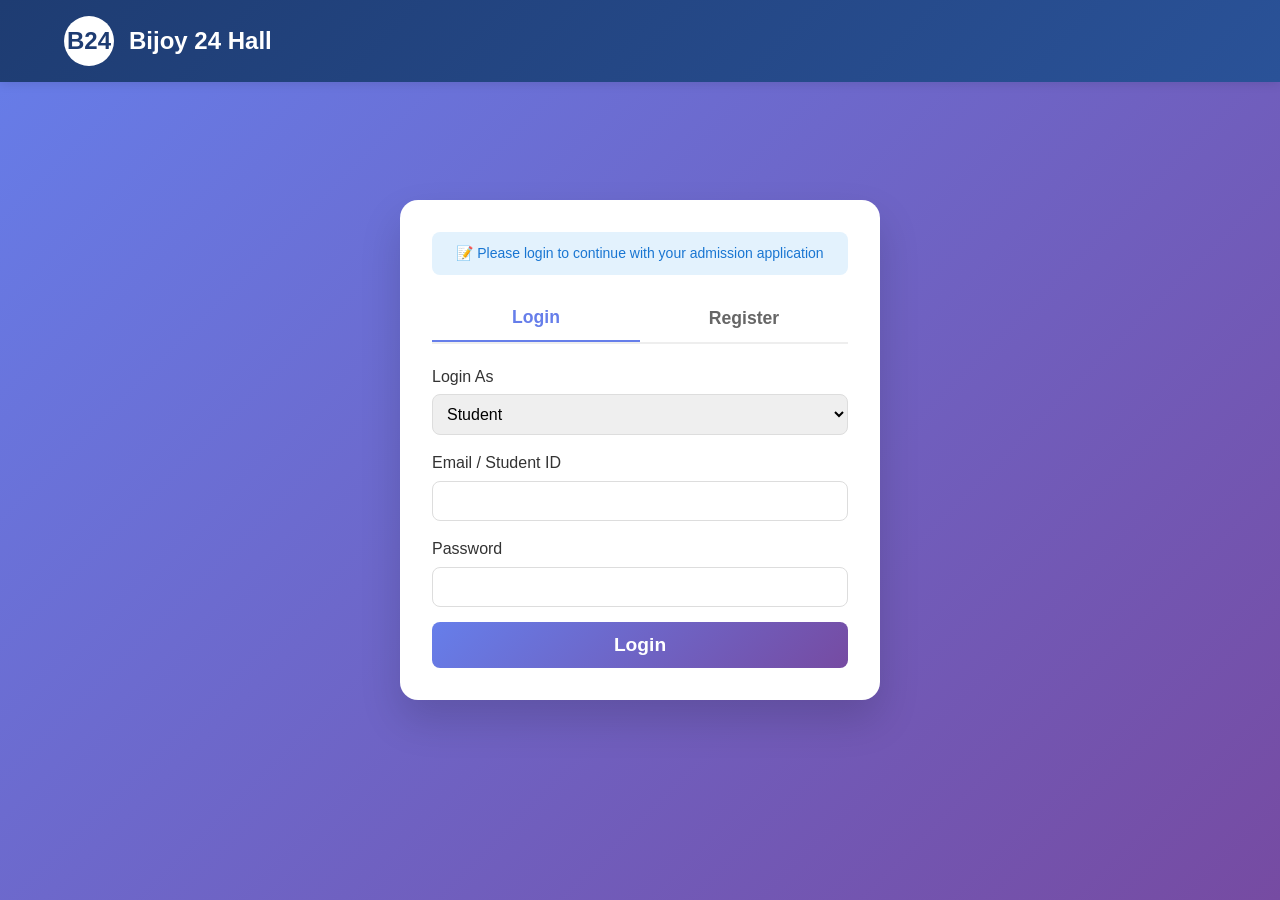
<file: frontend/complaints.html>
<!DOCTYPE html>
<html lang="en">
<head>
    <meta charset="UTF-8">
    <meta name="viewport" content="width=device-width, initial-scale=1.0">
    <title>Complaints - Bijoy 24 Hall</title>
    <link href="https://fonts.googleapis.com/css2?family=Inter:wght@400;500;600;700&display=swap" rel="stylesheet">
    <style>
        * {
            margin: 0;
            padding: 0;
            box-sizing: border-box;
        }

        body {
            font-family: 'Inter', sans-serif;
            background: #f5f7fb;
        }

        .dashboard-layout {
            display: flex;
            min-height: 100vh;
        }

        .sidebar {
            width: 280px;
            background: linear-gradient(180deg, #1f2937 0%, #111827 100%);
            color: white;
            padding: 24px 20px;
            display: flex;
            flex-direction: column;
        }

        .logo {
            display: flex;
            align-items: center;
            gap: 12px;
            margin-bottom: 40px;
            padding-bottom: 20px;
            border-bottom: 1px solid rgba(255,255,255,0.1);
        }

        .logo-box {
            width: 45px;
            height: 45px;
            background: linear-gradient(135deg, #4f46e5, #7c3aed);
            display: flex;
            align-items: center;
            justify-content: center;
            border-radius: 12px;
            font-weight: bold;
            font-size: 1.2rem;
        }

        .logo h2 {
            font-size: 1.2rem;
            font-weight: 600;
        }

        .nav {
            display: flex;
            flex-direction: column;
            gap: 8px;
            flex: 1;
        }

        .nav a {
            text-decoration: none;
            color: #9ca3af;
            padding: 12px 16px;
            border-radius: 10px;
            transition: all 0.2s;
            font-weight: 500;
        }

        .nav a:hover, .nav a.active {
            background: rgba(79, 70, 229, 0.2);
            color: white;
        }

        .logout-btn {
            margin-top: auto;
            background: #ef4444;
            color: white;
            border: none;
            padding: 12px;
            border-radius: 10px;
            cursor: pointer;
            font-weight: 600;
        }

        .logout-btn:hover {
            background: #dc2626;
        }

        .main {
            flex: 1;
        }

        .topbar {
            background: white;
            padding: 16px 32px;
            display: flex;
            justify-content: space-between;
            align-items: center;
            border-bottom: 1px solid #e5e7eb;
        }

        #userInitial {
            width: 42px;
            height: 42px;
            background: linear-gradient(135deg, #4f46e5, #7c3aed);
            color: white;
            display: flex;
            align-items: center;
            justify-content: center;
            border-radius: 50%;
            font-weight: bold;
        }

        .content {
            padding: 32px;
            max-width: 1200px;
            margin: 0 auto;
        }

        /* Complaint Form */
        .complaint-form-container {
            background: white;
            border-radius: 20px;
            padding: 24px;
            margin-bottom: 32px;
            box-shadow: 0 1px 3px rgba(0,0,0,0.1);
        }

        .complaint-form-container h2 {
            margin-bottom: 20px;
            color: #1f2937;
            font-size: 1.25rem;
        }

        .form-group {
            margin-bottom: 20px;
        }

        .form-group label {
            display: block;
            margin-bottom: 8px;
            font-weight: 600;
            color: #374151;
        }

        .form-group input,
        .form-group select,
        .form-group textarea {
            width: 100%;
            padding: 12px;
            border: 1px solid #e5e7eb;
            border-radius: 10px;
            font-size: 0.9rem;
            font-family: inherit;
        }

        .form-group input:focus,
        .form-group select:focus,
        .form-group textarea:focus {
            outline: none;
            border-color: #4f46e5;
            ring: 2px solid rgba(79,70,229,0.1);
        }

        .btn-submit {
            background: linear-gradient(135deg, #4f46e5, #7c3aed);
            color: white;
            border: none;
            padding: 12px 24px;
            border-radius: 10px;
            font-weight: 600;
            cursor: pointer;
            width: 100%;
        }

        .btn-submit:hover {
            transform: translateY(-2px);
        }

        /* Complaints List */
        .complaints-list-container {
            background: white;
            border-radius: 20px;
            padding: 24px;
            box-shadow: 0 1px 3px rgba(0,0,0,0.1);
        }

        .complaints-list-container h2 {
            margin-bottom: 20px;
            color: #1f2937;
            font-size: 1.25rem;
        }

        .complaint-card {
            background: #f9fafb;
            border-radius: 12px;
            padding: 16px;
            margin-bottom: 16px;
            border-left: 4px solid;
        }

        .complaint-card.pending {
            border-left-color: #f59e0b;
        }
        .complaint-card.in_progress {
            border-left-color: #3b82f6;
        }
        .complaint-card.resolved {
            border-left-color: #10b981;
        }
        .complaint-card.rejected {
            border-left-color: #ef4444;
        }

        .complaint-header {
            display: flex;
            justify-content: space-between;
            align-items: center;
            margin-bottom: 8px;
            flex-wrap: wrap;
        }

        .complaint-title {
            font-weight: 700;
            color: #1f2937;
            font-size: 1rem;
        }

        .complaint-status {
            display: inline-block;
            padding: 4px 12px;
            border-radius: 20px;
            font-size: 0.7rem;
            font-weight: 600;
        }

        .status-pending {
            background: #fef3c7;
            color: #92400e;
        }
        .status-in_progress {
            background: #dbeafe;
            color: #1e40af;
        }
        .status-resolved {
            background: #d1fae5;
            color: #065f46;
        }
        .status-rejected {
            background: #fee2e2;
            color: #991b1b;
        }

        .complaint-meta {
            font-size: 0.75rem;
            color: #6b7280;
            margin-bottom: 8px;
        }

        .complaint-description {
            color: #4b5563;
            font-size: 0.85rem;
            margin-bottom: 8px;
        }

        .admin-note {
            background: #e0e7ff;
            padding: 8px 12px;
            border-radius: 8px;
            margin-top: 8px;
            font-size: 0.8rem;
        }

        .admin-note strong {
            color: #3730a3;
        }

        .empty-state {
            text-align: center;
            color: #9ca3af;
            padding: 40px;
        }

        @media (max-width: 768px) {
            .dashboard-layout {
                flex-direction: column;
            }
            .sidebar {
                width: 100%;
            }
            .content {
                padding: 20px;
            }
        }
    </style>
</head>
<body>

<div class="dashboard-layout">
    <!-- SIDEBAR -->
    <aside class="sidebar">
        <div class="logo">
            <div class="logo-box">B24</div>
            <h2>Bijoy 24 Hall</h2>
        </div>
        <nav class="nav">
            <a href="student-dashboard.html">📊 Dashboard</a>
            <a href="admission.html">📝 Admission</a>
            <a href="complaints.html" class="active">💬 Complaints</a>
            <a href="dining.html">🍽️ Dining</a>
            <a href="library.html">📚 Library</a>
        </nav>
        <button class="logout-btn" id="logoutBtn">🚪 Logout</button>
    </aside>

    <!-- MAIN -->
    <main class="main">
        <div class="topbar">
            <div>👋 Welcome, <span id="userName">Student</span>!</div>
            <div id="userInitial">S</div>
        </div>

        <div class="content">
            <!-- Submit Complaint Form -->
            <div class="complaint-form-container">
                <h2>📝 Submit New Complaint</h2>
                <form id="complaintForm">
                    <div class="form-group">
                        <label>Title *</label>
                        <input type="text" id="complaintTitle" required placeholder="Brief title of your complaint">
                    </div>
                    <div class="form-group">
                        <label>Category *</label>
                        <select id="complaintCategory" required>
                            <option value="">Select Category</option>
                            <option value="Maintenance">🔧 Maintenance (Plumbing, Electrical, Furniture)</option>
                            <option value="Cleaning">🧹 Cleaning & Sanitation</option>
                            <option value="Dining">🍽️ Dining & Food Quality</option>
                            <option value="Security">🛡️ Security Issue</option>
                            <option value="Staff Behavior">👔 Staff Behavior</option>
                            <option value="Roommate">👤 Roommate Issue</option>
                            <option value="Other">📌 Other</option>
                        </select>
                    </div>
                    <div class="form-group">
                        <label>Description *</label>
                        <textarea id="complaintDescription" rows="5" required placeholder="Please provide detailed information about your issue..."></textarea>
                    </div>
                    <button type="submit" class="btn-submit">📤 Submit Complaint</button>
                </form>
            </div>

            <!-- My Complaints List -->
            <div class="complaints-list-container">
                <h2>📋 My Complaints</h2>
                <div id="complaintsList">
                    <div class="empty-state">Loading your complaints...</div>
                </div>
            </div>
        </div>
    </main>
</div>

<script src="complaints.js"></script>
</body>
</html>
</file>
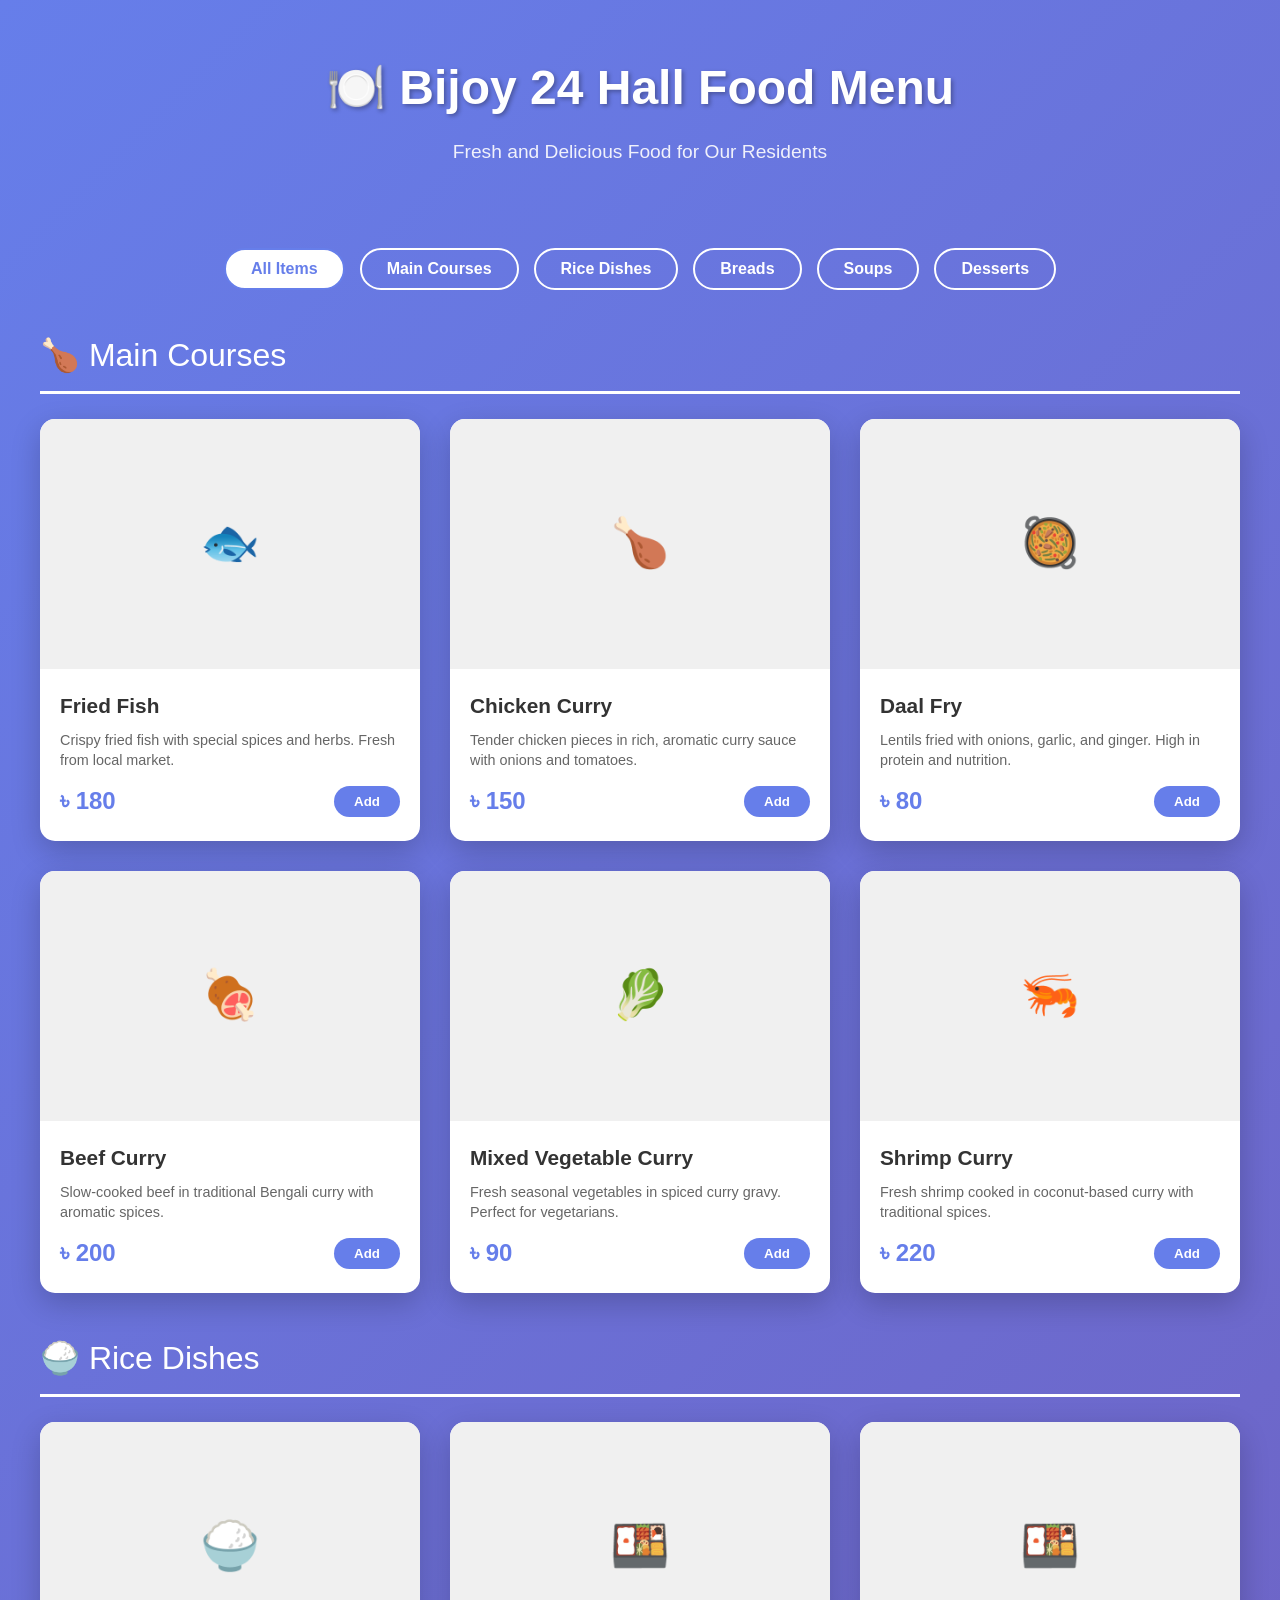
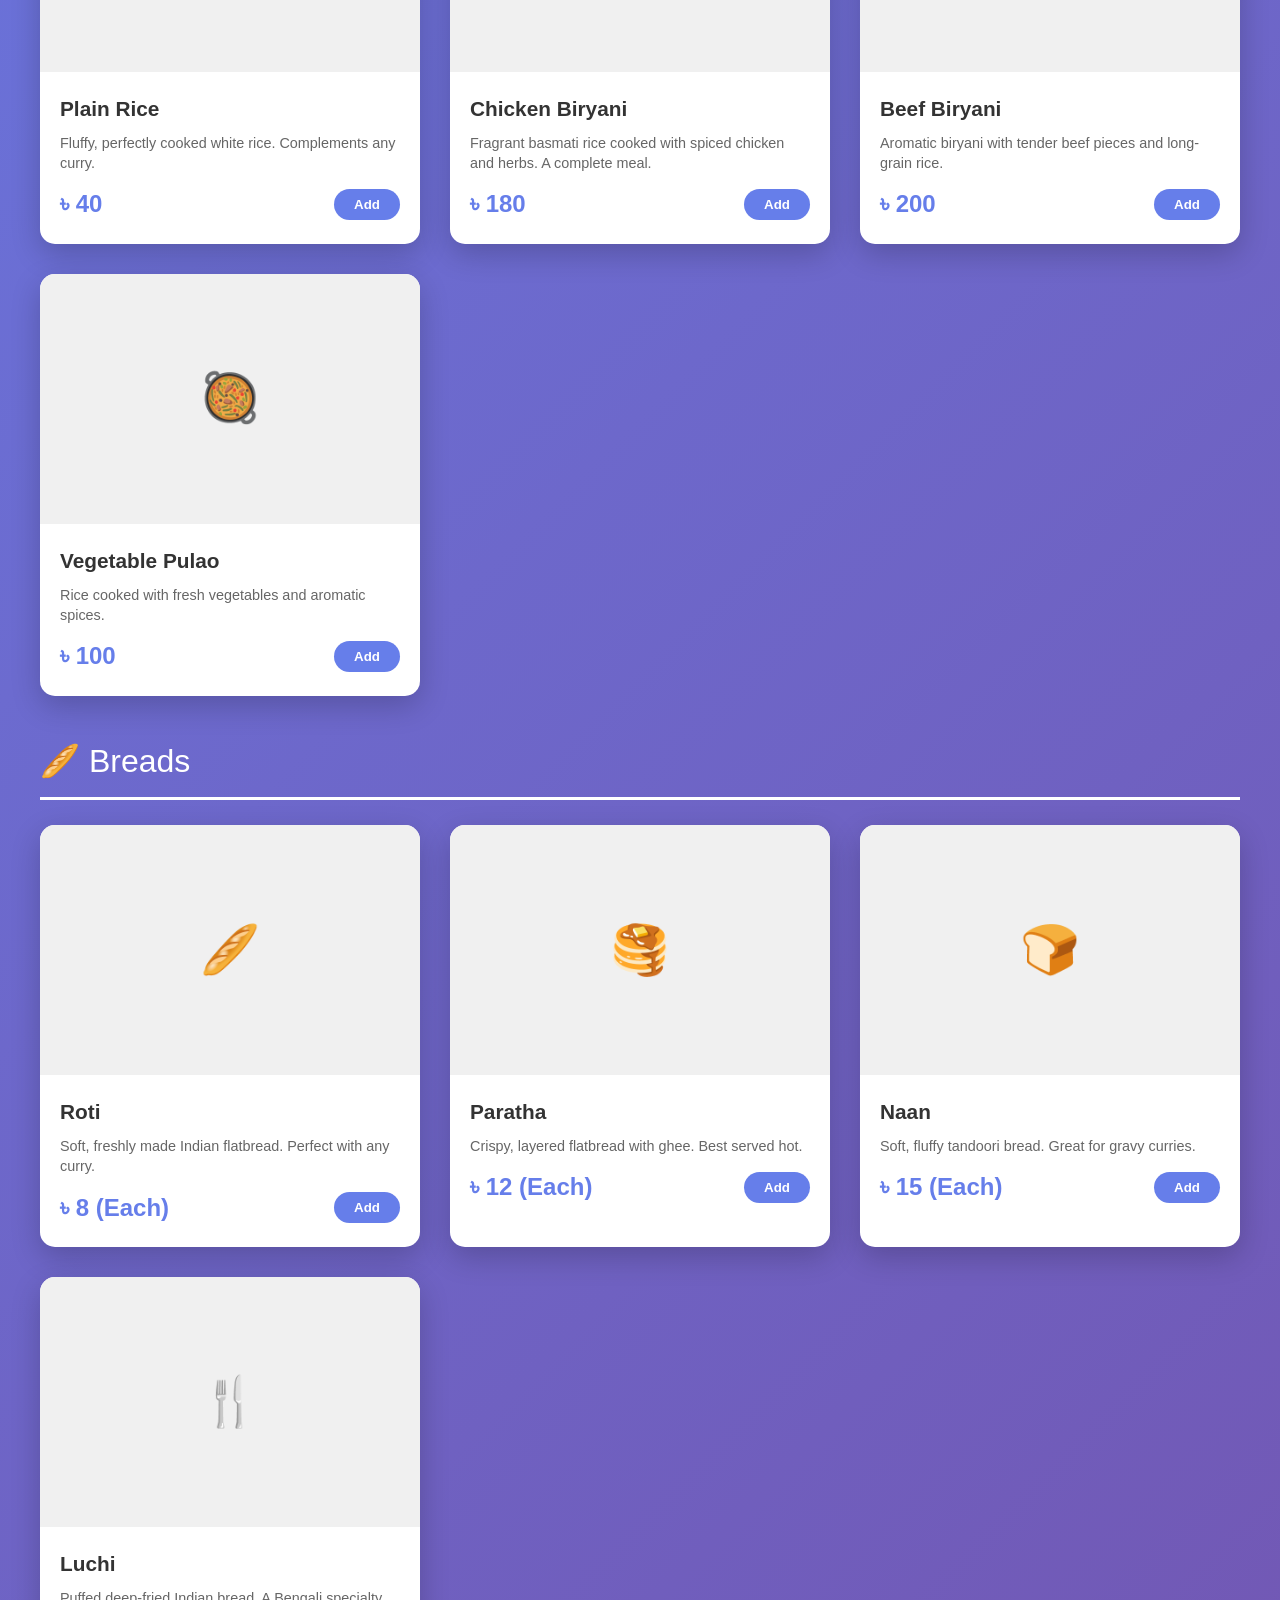
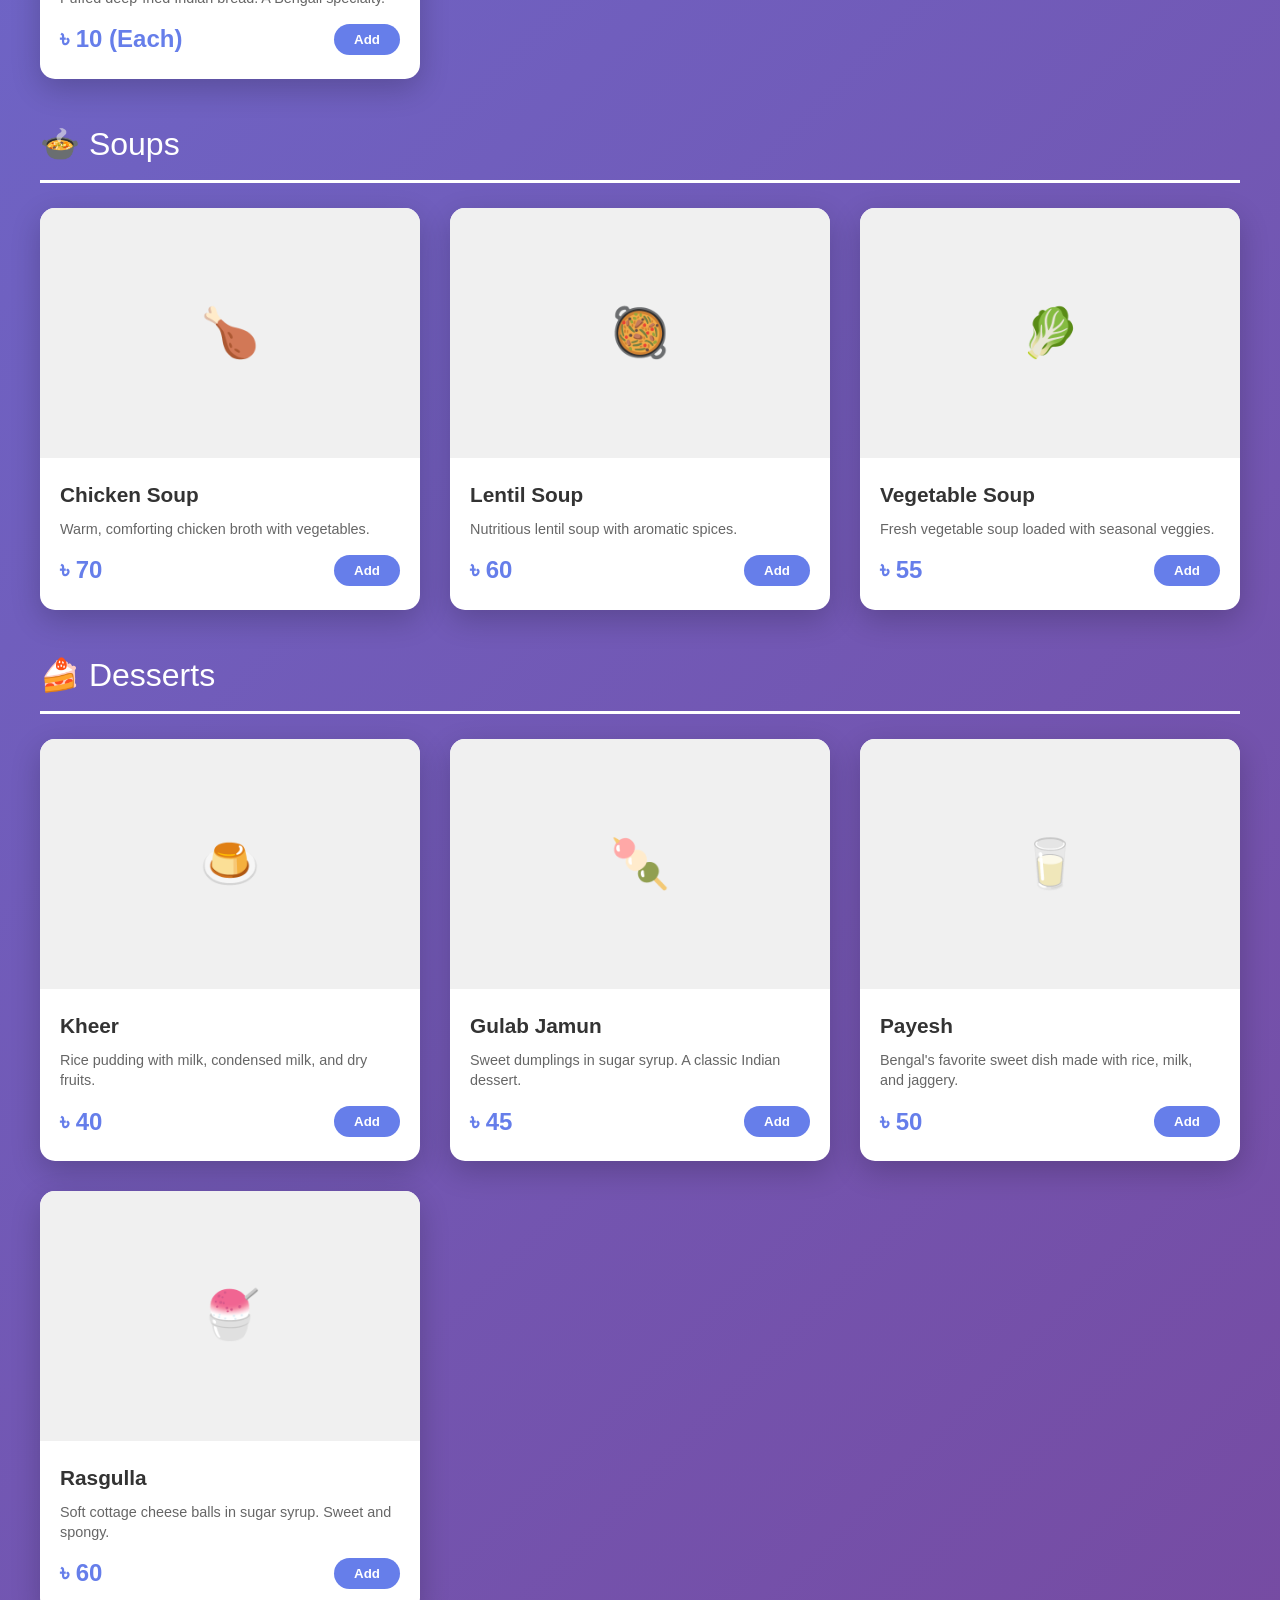
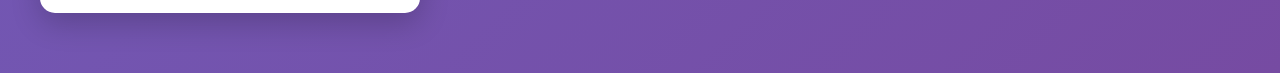
<file: frontend/dining.html>
<!DOCTYPE html>
<html lang="en">
<head>
    <meta charset="UTF-8">
    <meta name="viewport" content="width=device-width, initial-scale=1.0">
    <title>Bijoy 24 Hall - Food Menu</title>
    <link rel="stylesheet" href="style.css">
    <style>
        * {
            margin: 0;
            padding: 0;
            box-sizing: border-box;
        }

        body {
            font-family: 'Segoe UI', Tahoma, Geneva, Verdana, sans-serif;
            background: linear-gradient(135deg, #667eea 0%, #764ba2 100%);
            min-height: 100vh;
            padding: 20px;
        }

        .container {
            max-width: 1200px;
            margin: 0 auto;
        }

        .header {
            text-align: center;
            color: white;
            margin-bottom: 50px;
            padding: 30px 20px;
        }

        .header h1 {
            font-size: 3em;
            margin-bottom: 10px;
            text-shadow: 2px 2px 4px rgba(0,0,0,0.3);
        }

        .header p {
            font-size: 1.2em;
            opacity: 0.9;
        }

        .filters {
            display: flex;
            justify-content: center;
            gap: 15px;
            margin-bottom: 40px;
            flex-wrap: wrap;
        }

        .filter-btn {
            padding: 10px 25px;
            border: 2px solid white;
            background: transparent;
            color: white;
            border-radius: 25px;
            cursor: pointer;
            font-size: 1em;
            transition: all 0.3s ease;
        }

        .filter-btn:hover,
        .filter-btn.active {
            background: white;
            color: #667eea;
            font-weight: bold;
        }

        .menu-grid {
            display: grid;
            grid-template-columns: repeat(auto-fill, minmax(280px, 1fr));
            gap: 30px;
            margin-bottom: 40px;
        }

        .food-card {
            background: white;
            border-radius: 15px;
            overflow: hidden;
            box-shadow: 0 10px 30px rgba(0,0,0,0.2);
            transition: transform 0.3s ease, box-shadow 0.3s ease;
            cursor: pointer;
        }

        .food-card:hover {
            transform: translateY(-10px);
            box-shadow: 0 15px 40px rgba(0,0,0,0.3);
        }

        .food-image {
            width: 100%;
            height: 250px;
            object-fit: cover;
            background: #f0f0f0;
        }

        .food-info {
            padding: 20px;
        }

        .food-name {
            font-size: 1.3em;
            font-weight: bold;
            color: #333;
            margin-bottom: 8px;
        }

        .food-description {
            font-size: 0.9em;
            color: #666;
            margin-bottom: 12px;
            line-height: 1.4;
        }

        .food-footer {
            display: flex;
            justify-content: space-between;
            align-items: center;
        }

        .price {
            font-size: 1.5em;
            font-weight: bold;
            color: #667eea;
        }

        .add-btn {
            padding: 8px 20px;
            background: #667eea;
            color: white;
            border: none;
            border-radius: 20px;
            cursor: pointer;
            font-weight: bold;
            transition: background 0.3s ease;
        }

        .add-btn:hover {
            background: #764ba2;
        }

        .category-title {
            font-size: 2em;
            color: white;
            margin-top: 40px;
            margin-bottom: 25px;
            padding-bottom: 10px;
            border-bottom: 3px solid white;
        }

        .no-image {
            width: 100%;
            height: 250px;
            display: flex;
            align-items: center;
            justify-content: center;
            background: #f0f0f0;
            font-size: 3em;
        }
    </style>
</head>
<body>
    <div class="container">
        <div class="header">
            <h1>🍽️ Bijoy 24 Hall Food Menu</h1>
            <p>Fresh and Delicious Food for Our Residents</p>
        </div>

        <div class="filters">
            <button class="filter-btn active" onclick="filterMenu('all')">All Items</button>
            <button class="filter-btn" onclick="filterMenu('main')">Main Courses</button>
            <button class="filter-btn" onclick="filterMenu('rice')">Rice Dishes</button>
            <button class="filter-btn" onclick="filterMenu('bread')">Breads</button>
            <button class="filter-btn" onclick="filterMenu('soup')">Soups</button>
            <button class="filter-btn" onclick="filterMenu('dessert')">Desserts</button>
        </div>

        <!-- Main Courses -->
        <div class="category-title">🍗 Main Courses</div>
        <div class="menu-grid" id="mainCourses">
            <!-- Fish Card -->
            <div class="food-card" data-category="main">
                <div class="no-image">🐟</div>
                <div class="food-info">
                    <div class="food-name">Fried Fish</div>
                    <div class="food-description">Crispy fried fish with special spices and herbs. Fresh from local market.</div>
                    <div class="food-footer">
                        <span class="price">৳ 180</span>
                        <button class="add-btn" onclick="addToOrder('Fried Fish', 180)">Add</button>
                    </div>
                </div>
            </div>

            <!-- Chicken Curry Card -->
            <div class="food-card" data-category="main">
                <div class="no-image">🍗</div>
                <div class="food-info">
                    <div class="food-name">Chicken Curry</div>
                    <div class="food-description">Tender chicken pieces in rich, aromatic curry sauce with onions and tomatoes.</div>
                    <div class="food-footer">
                        <span class="price">৳ 150</span>
                        <button class="add-btn" onclick="addToOrder('Chicken Curry', 150)">Add</button>
                    </div>
                </div>
            </div>

            <!-- Daal Fry Card -->
            <div class="food-card" data-category="main">
                <div class="no-image">🥘</div>
                <div class="food-info">
                    <div class="food-name">Daal Fry</div>
                    <div class="food-description">Lentils fried with onions, garlic, and ginger. High in protein and nutrition.</div>
                    <div class="food-footer">
                        <span class="price">৳ 80</span>
                        <button class="add-btn" onclick="addToOrder('Daal Fry', 80)">Add</button>
                    </div>
                </div>
            </div>

            <!-- Beef Curry Card -->
            <div class="food-card" data-category="main">
                <div class="no-image">🍖</div>
                <div class="food-info">
                    <div class="food-name">Beef Curry</div>
                    <div class="food-description">Slow-cooked beef in traditional Bengali curry with aromatic spices.</div>
                    <div class="food-footer">
                        <span class="price">৳ 200</span>
                        <button class="add-btn" onclick="addToOrder('Beef Curry', 200)">Add</button>
                    </div>
                </div>
            </div>

            <!-- Vegetable Curry Card -->
            <div class="food-card" data-category="main">
                <div class="no-image">🥬</div>
                <div class="food-info">
                    <div class="food-name">Mixed Vegetable Curry</div>
                    <div class="food-description">Fresh seasonal vegetables in spiced curry gravy. Perfect for vegetarians.</div>
                    <div class="food-footer">
                        <span class="price">৳ 90</span>
                        <button class="add-btn" onclick="addToOrder('Mixed Vegetable Curry', 90)">Add</button>
                    </div>
                </div>
            </div>

            <!-- Shrimp Curry Card -->
            <div class="food-card" data-category="main">
                <div class="no-image">🦐</div>
                <div class="food-info">
                    <div class="food-name">Shrimp Curry</div>
                    <div class="food-description">Fresh shrimp cooked in coconut-based curry with traditional spices.</div>
                    <div class="food-footer">
                        <span class="price">৳ 220</span>
                        <button class="add-btn" onclick="addToOrder('Shrimp Curry', 220)">Add</button>
                    </div>
                </div>
            </div>
        </div>

        <!-- Rice Dishes -->
        <div class="category-title">🍚 Rice Dishes</div>
        <div class="menu-grid" id="riceDishes">
            <!-- Plain Rice Card -->
            <div class="food-card" data-category="rice">
                <div class="no-image">🍚</div>
                <div class="food-info">
                    <div class="food-name">Plain Rice</div>
                    <div class="food-description">Fluffy, perfectly cooked white rice. Complements any curry.</div>
                    <div class="food-footer">
                        <span class="price">৳ 40</span>
                        <button class="add-btn" onclick="addToOrder('Plain Rice', 40)">Add</button>
                    </div>
                </div>
            </div>

            <!-- Biryani Card -->
            <div class="food-card" data-category="rice">
                <div class="no-image">🍱</div>
                <div class="food-info">
                    <div class="food-name">Chicken Biryani</div>
                    <div class="food-description">Fragrant basmati rice cooked with spiced chicken and herbs. A complete meal.</div>
                    <div class="food-footer">
                        <span class="price">৳ 180</span>
                        <button class="add-btn" onclick="addToOrder('Chicken Biryani', 180)">Add</button>
                    </div>
                </div>
            </div>

            <!-- Beef Biryani Card -->
            <div class="food-card" data-category="rice">
                <div class="no-image">🍱</div>
                <div class="food-info">
                    <div class="food-name">Beef Biryani</div>
                    <div class="food-description">Aromatic biryani with tender beef pieces and long-grain rice.</div>
                    <div class="food-footer">
                        <span class="price">৳ 200</span>
                        <button class="add-btn" onclick="addToOrder('Beef Biryani', 200)">Add</button>
                    </div>
                </div>
            </div>

            <!-- Vegetable Pulao Card -->
            <div class="food-card" data-category="rice">
                <div class="no-image">🥘</div>
                <div class="food-info">
                    <div class="food-name">Vegetable Pulao</div>
                    <div class="food-description">Rice cooked with fresh vegetables and aromatic spices.</div>
                    <div class="food-footer">
                        <span class="price">৳ 100</span>
                        <button class="add-btn" onclick="addToOrder('Vegetable Pulao', 100)">Add</button>
                    </div>
                </div>
            </div>
        </div>

        <!-- Breads -->
        <div class="category-title">🥖 Breads</div>
        <div class="menu-grid" id="breads">
            <!-- Roti Card -->
            <div class="food-card" data-category="bread">
                <div class="no-image">🥖</div>
                <div class="food-info">
                    <div class="food-name">Roti</div>
                    <div class="food-description">Soft, freshly made Indian flatbread. Perfect with any curry.</div>
                    <div class="food-footer">
                        <span class="price">৳ 8 (Each)</span>
                        <button class="add-btn" onclick="addToOrder('Roti', 8)">Add</button>
                    </div>
                </div>
            </div>

            <!-- Paratha Card -->
            <div class="food-card" data-category="bread">
                <div class="no-image">🥞</div>
                <div class="food-info">
                    <div class="food-name">Paratha</div>
                    <div class="food-description">Crispy, layered flatbread with ghee. Best served hot.</div>
                    <div class="food-footer">
                        <span class="price">৳ 12 (Each)</span>
                        <button class="add-btn" onclick="addToOrder('Paratha', 12)">Add</button>
                    </div>
                </div>
            </div>

            <!-- Naan Card -->
            <div class="food-card" data-category="bread">
                <div class="no-image">🍞</div>
                <div class="food-info">
                    <div class="food-name">Naan</div>
                    <div class="food-description">Soft, fluffy tandoori bread. Great for gravy curries.</div>
                    <div class="food-footer">
                        <span class="price">৳ 15 (Each)</span>
                        <button class="add-btn" onclick="addToOrder('Naan', 15)">Add</button>
                    </div>
                </div>
            </div>

            <!-- Luchi Card -->
            <div class="food-card" data-category="bread">
                <div class="no-image">🍴</div>
                <div class="food-info">
                    <div class="food-name">Luchi</div>
                    <div class="food-description">Puffed deep-fried Indian bread. A Bengali specialty.</div>
                    <div class="food-footer">
                        <span class="price">৳ 10 (Each)</span>
                        <button class="add-btn" onclick="addToOrder('Luchi', 10)">Add</button>
                    </div>
                </div>
            </div>
        </div>

        <!-- Soups -->
        <div class="category-title">🍲 Soups</div>
        <div class="menu-grid" id="soups">
            <!-- Chicken Soup Card -->
            <div class="food-card" data-category="soup">
                <div class="no-image">🍗</div>
                <div class="food-info">
                    <div class="food-name">Chicken Soup</div>
                    <div class="food-description">Warm, comforting chicken broth with vegetables.</div>
                    <div class="food-footer">
                        <span class="price">৳ 70</span>
                        <button class="add-btn" onclick="addToOrder('Chicken Soup', 70)">Add</button>
                    </div>
                </div>
            </div>

            <!-- Lentil Soup Card -->
            <div class="food-card" data-category="soup">
                <div class="no-image">🥘</div>
                <div class="food-info">
                    <div class="food-name">Lentil Soup</div>
                    <div class="food-description">Nutritious lentil soup with aromatic spices.</div>
                    <div class="food-footer">
                        <span class="price">৳ 60</span>
                        <button class="add-btn" onclick="addToOrder('Lentil Soup', 60)">Add</button>
                    </div>
                </div>
            </div>

            <!-- Vegetable Soup Card -->
            <div class="food-card" data-category="soup">
                <div class="no-image">🥬</div>
                <div class="food-info">
                    <div class="food-name">Vegetable Soup</div>
                    <div class="food-description">Fresh vegetable soup loaded with seasonal veggies.</div>
                    <div class="food-footer">
                        <span class="price">৳ 55</span>
                        <button class="add-btn" onclick="addToOrder('Vegetable Soup', 55)">Add</button>
                    </div>
                </div>
            </div>
        </div>

        <!-- Desserts -->
        <div class="category-title">🍰 Desserts</div>
        <div class="menu-grid" id="desserts">
            <!-- Kheer Card -->
            <div class="food-card" data-category="dessert">
                <div class="no-image">🍮</div>
                <div class="food-info">
                    <div class="food-name">Kheer</div>
                    <div class="food-description">Rice pudding with milk, condensed milk, and dry fruits.</div>
                    <div class="food-footer">
                        <span class="price">৳ 40</span>
                        <button class="add-btn" onclick="addToOrder('Kheer', 40)">Add</button>
                    </div>
                </div>
            </div>

            <!-- Gulab Jamun Card -->
            <div class="food-card" data-category="dessert">
                <div class="no-image">🍡</div>
                <div class="food-info">
                    <div class="food-name">Gulab Jamun</div>
                    <div class="food-description">Sweet dumplings in sugar syrup. A classic Indian dessert.</div>
                    <div class="food-footer">
                        <span class="price">৳ 45</span>
                        <button class="add-btn" onclick="addToOrder('Gulab Jamun', 45)">Add</button>
                    </div>
                </div>
            </div>

            <!-- Payesh Card -->
            <div class="food-card" data-category="dessert">
                <div class="no-image">🥛</div>
                <div class="food-info">
                    <div class="food-name">Payesh</div>
                    <div class="food-description">Bengal's favorite sweet dish made with rice, milk, and jaggery.</div>
                    <div class="food-footer">
                        <span class="price">৳ 50</span>
                        <button class="add-btn" onclick="addToOrder('Payesh', 50)">Add</button>
                    </div>
                </div>
            </div>

            <!-- Rasgulla Card -->
            <div class="food-card" data-category="dessert">
                <div class="no-image">🍧</div>
                <div class="food-info">
                    <div class="food-name">Rasgulla</div>
                    <div class="food-description">Soft cottage cheese balls in sugar syrup. Sweet and spongy.</div>
                    <div class="food-footer">
                        <span class="price">৳ 60</span>
                        <button class="add-btn" onclick="addToOrder('Rasgulla', 60)">Add</button>
                    </div>
                </div>
            </div>
        </div>

    </div>

    <script>
        // Filter functionality
        function filterMenu(category) {
            const cards = document.querySelectorAll('.food-card');
            const buttons = document.querySelectorAll('.filter-btn');

            // Update active button
            buttons.forEach(btn => btn.classList.remove('active'));
            event.target.classList.add('active');

            // Filter cards
            cards.forEach(card => {
                if (category === 'all') {
                    card.style.display = 'block';
                } else {
                    if (card.dataset.category === category) {
                        card.style.display = 'block';
                    } else {
                        card.style.display = 'none';
                    }
                }
            });
        }

        // Add to order functionality
        function addToOrder(foodName, price) {
            alert(`✅ ${foodName} added to your order!\nPrice: ৳ ${price}`);
            // This can be extended to actually add items to a cart
        }
    </script>
</body>
</html>
</file>
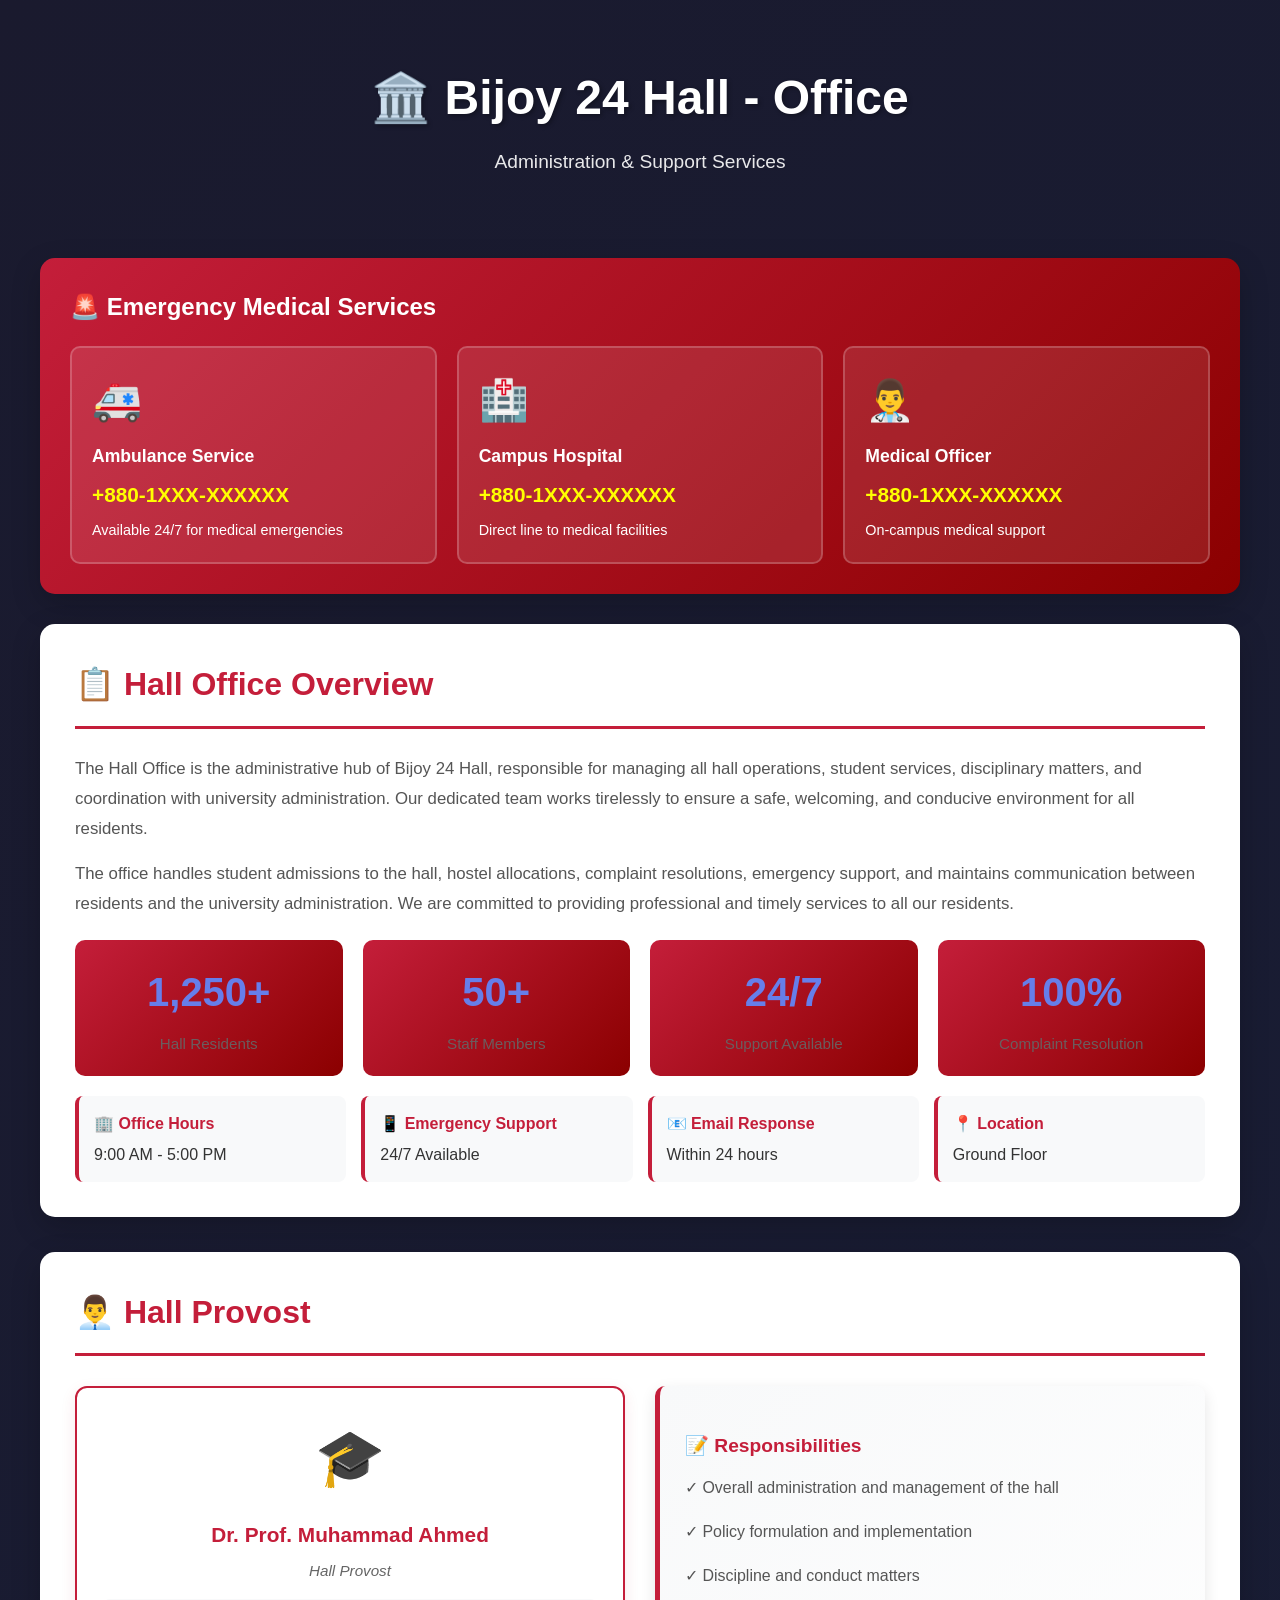
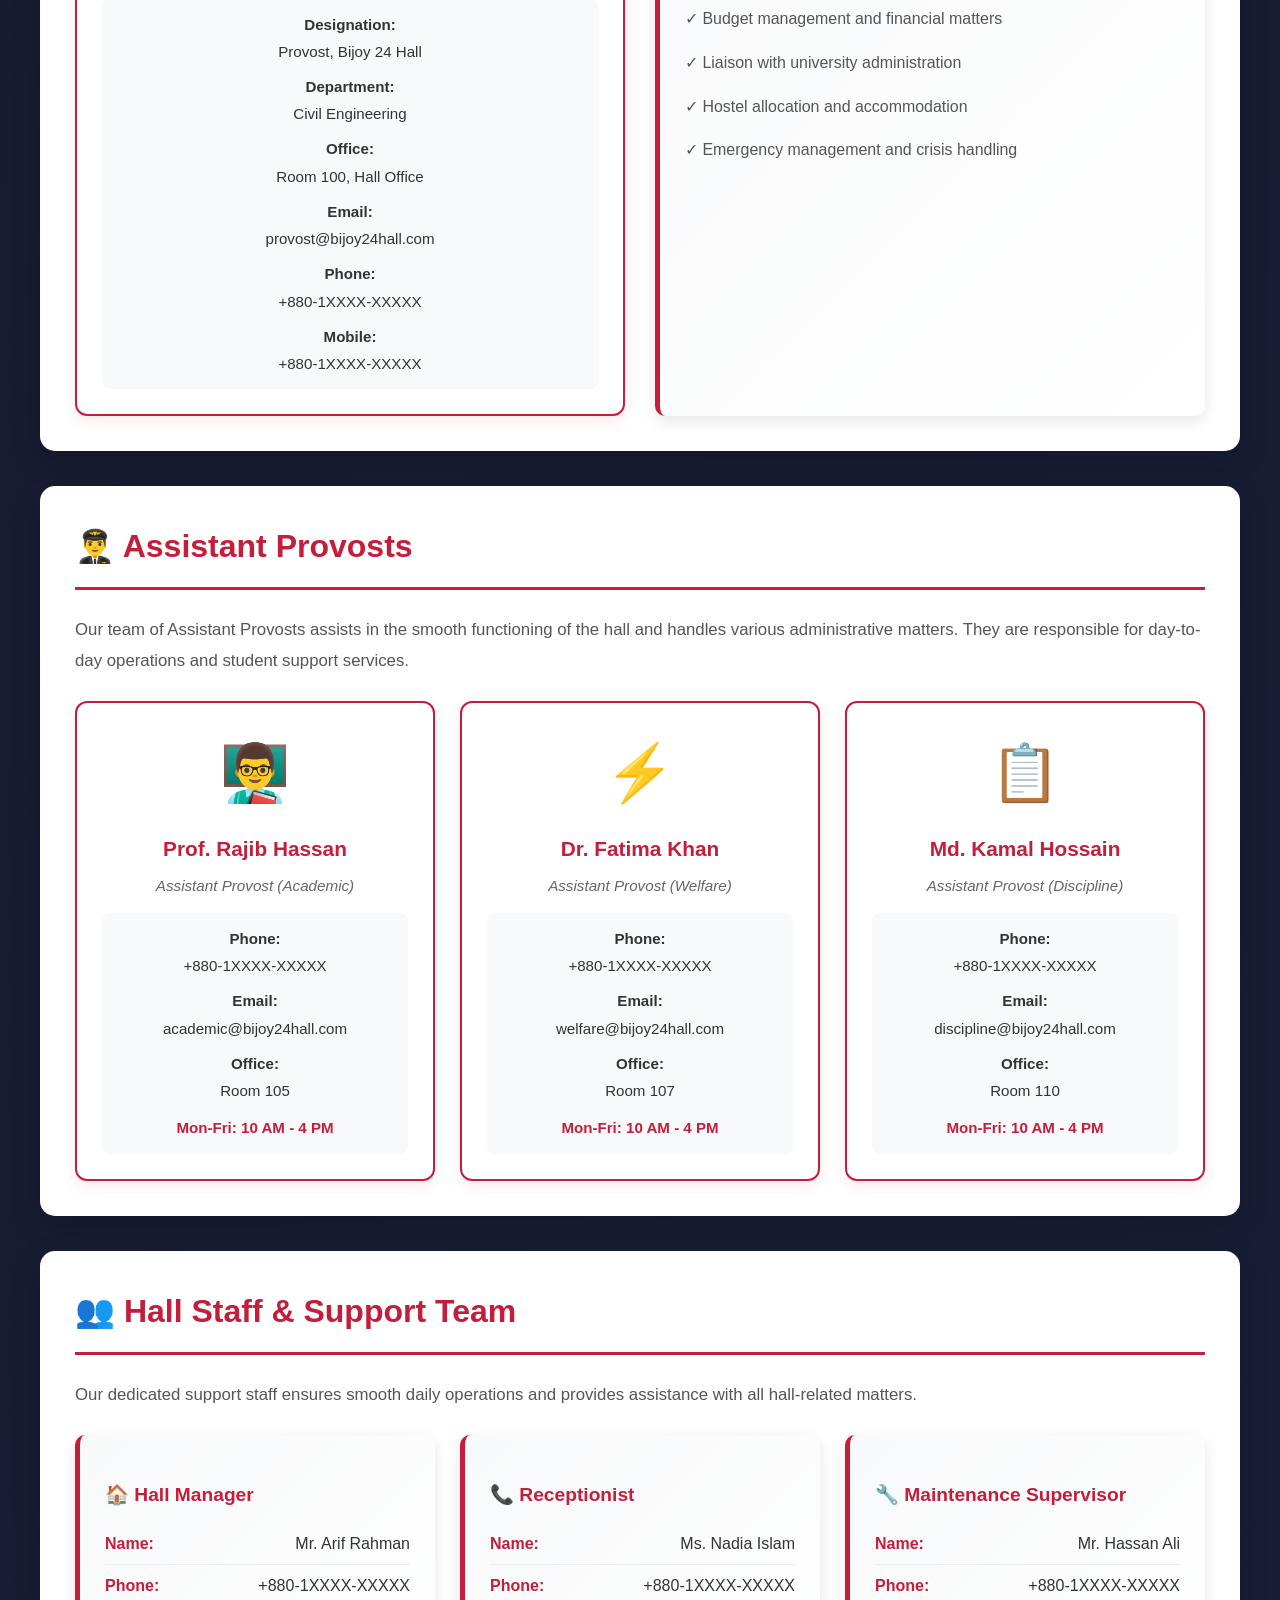
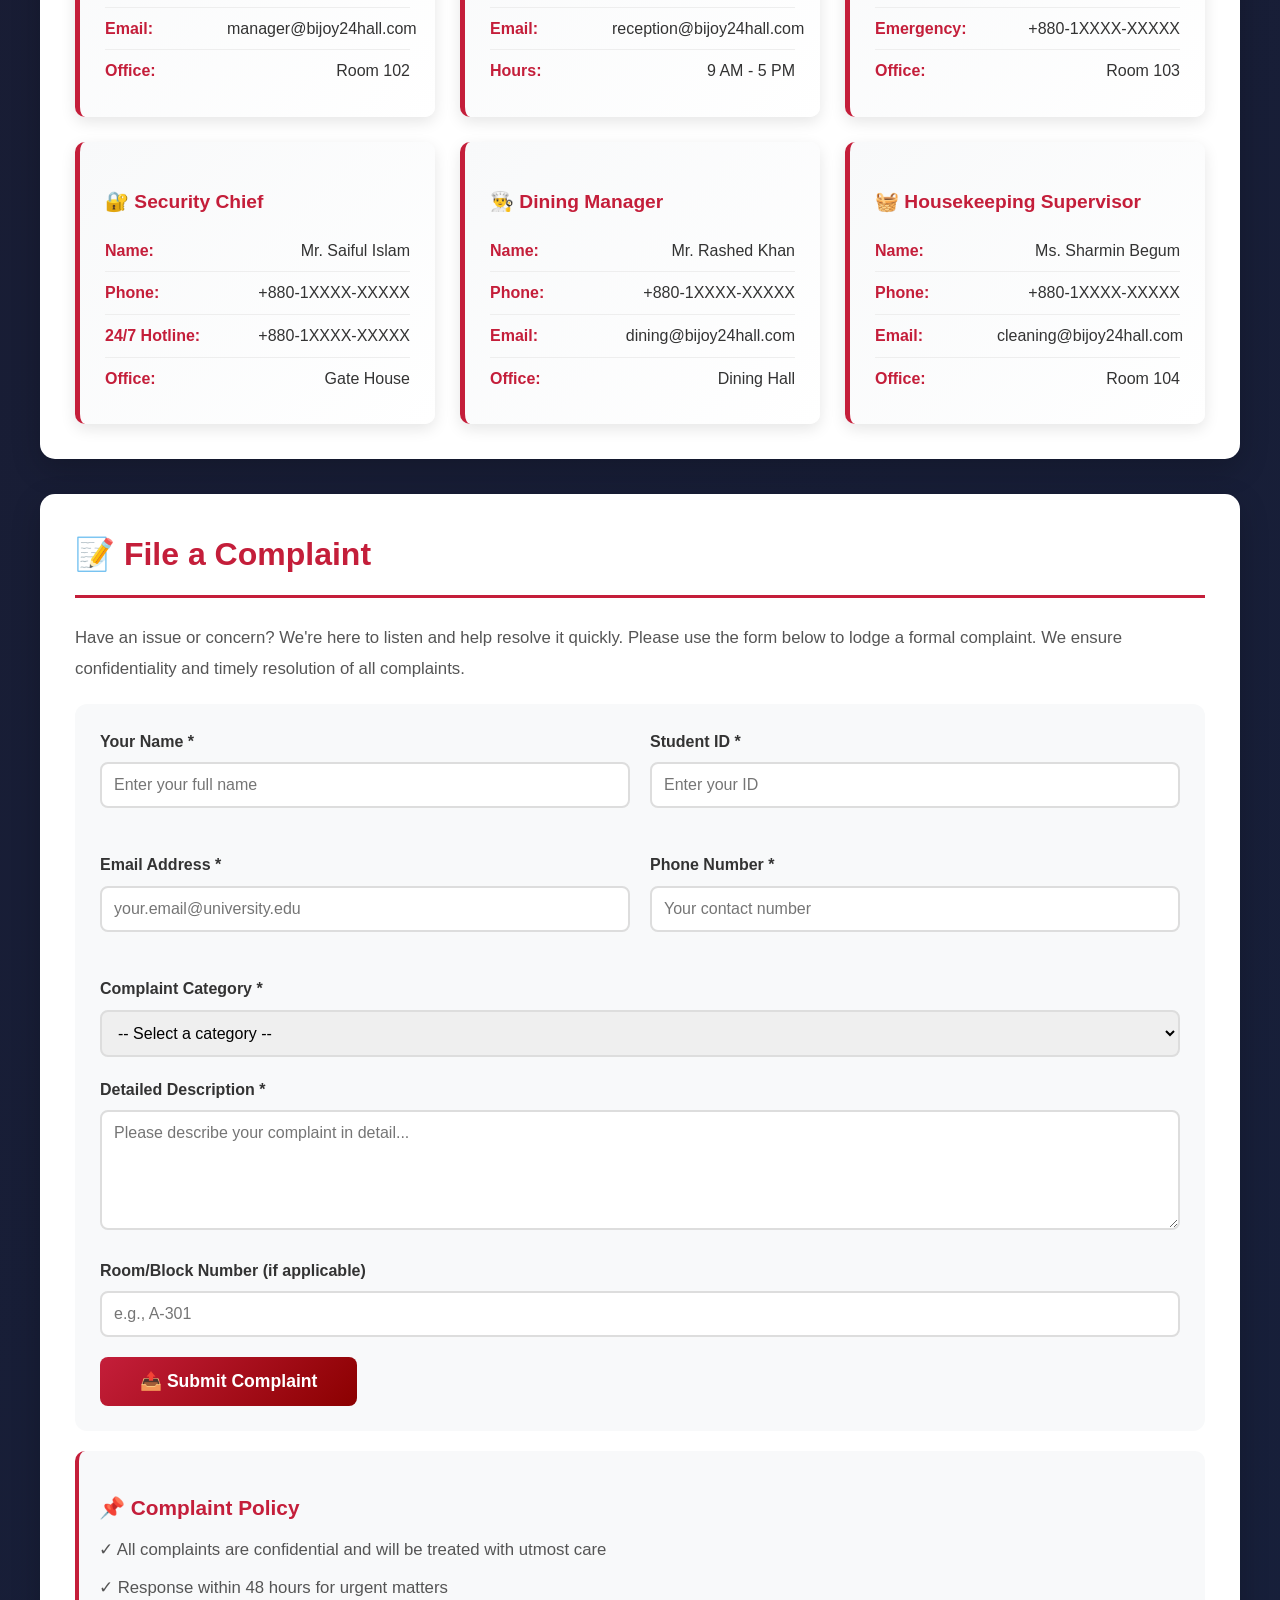
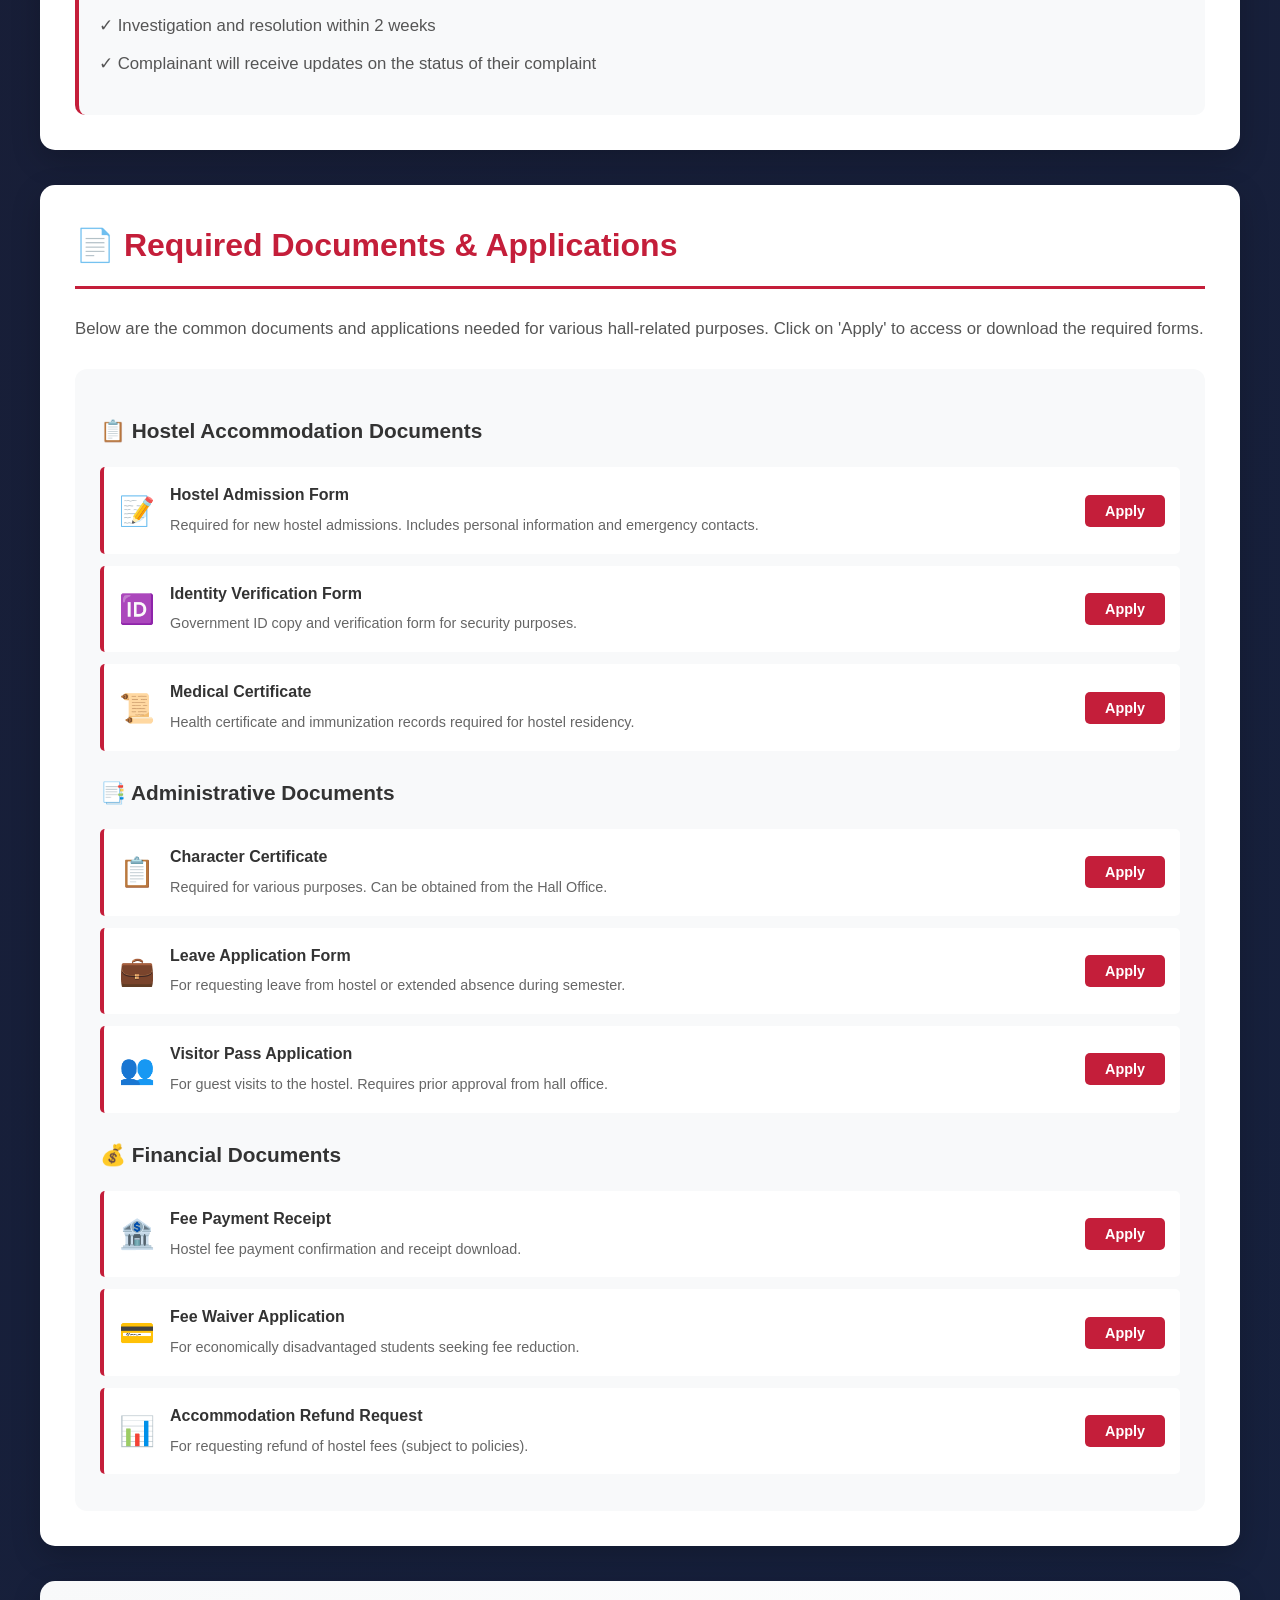
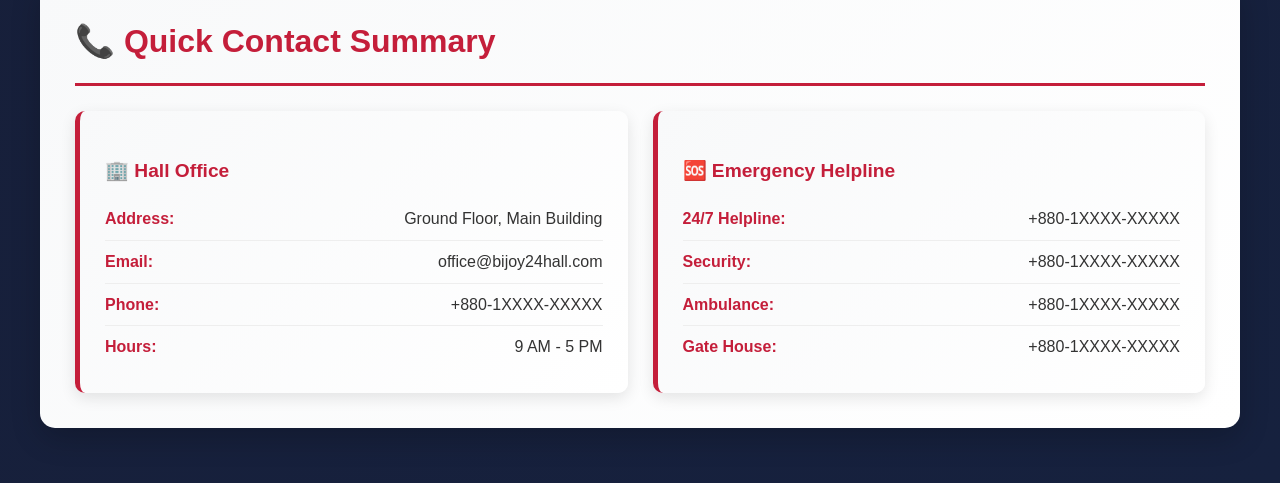
<file: frontend/hall-office.html>
<!DOCTYPE html>
<html lang="en">
<head>
    <meta charset="UTF-8">
    <meta name="viewport" content="width=device-width, initial-scale=1.0">
    <title>Bijoy 24 Hall - Hall Office</title>
    <link rel="stylesheet" href="style.css">
    <style>
        * {
            margin: 0;
            padding: 0;
            box-sizing: border-box;
        }

        body {
            font-family: 'Segoe UI', Tahoma, Geneva, Verdana, sans-serif;
            background: linear-gradient(135deg, #1a1a2e 0%, #16213e 100%);
            min-height: 100vh;
            padding: 20px;
        }

        .container {
            max-width: 1200px;
            margin: 0 auto;
        }

        .header {
            text-align: center;
            color: white;
            margin-bottom: 40px;
            padding: 40px 20px;
        }

        .header h1 {
            font-size: 3em;
            margin-bottom: 10px;
            text-shadow: 2px 2px 4px rgba(0,0,0,0.3);
        }

        .header p {
            font-size: 1.2em;
            opacity: 0.9;
        }

        .section {
            background: white;
            border-radius: 15px;
            padding: 35px;
            margin-bottom: 35px;
            box-shadow: 0 10px 30px rgba(0,0,0,0.2);
        }

        .section h2 {
            color: #C41E3A;
            margin-bottom: 25px;
            font-size: 2em;
            border-bottom: 3px solid #C41E3A;
            padding-bottom: 15px;
        }

        .section h3 {
            color: #2c3e50;
            margin-top: 20px;
            margin-bottom: 15px;
            font-size: 1.3em;
        }

        .section p {
            color: #555;
            line-height: 1.8;
            margin-bottom: 15px;
            font-size: 1.05em;
        }

        .info-grid {
            display: grid;
            grid-template-columns: repeat(auto-fit, minmax(300px, 1fr));
            gap: 25px;
            margin-top: 25px;
        }

        .info-card {
            background: linear-gradient(135deg, #f8f9fa 0%, #ffffff 100%);
            border-left: 5px solid #C41E3A;
            padding: 25px;
            border-radius: 10px;
            box-shadow: 0 5px 15px rgba(0,0,0,0.1);
        }

        .info-card h3 {
            color: #C41E3A;
            margin-bottom: 12px;
            font-size: 1.2em;
        }

        .info-row {
            display: flex;
            justify-content: space-between;
            padding: 8px 0;
            border-bottom: 1px solid #eee;
        }

        .info-row:last-child {
            border-bottom: none;
        }

        .info-label {
            font-weight: bold;
            color: #C41E3A;
            flex: 0 0 40%;
        }

        .info-value {
            color: #333;
            flex: 1;
            text-align: right;
        }

        .person-card {
            background: white;
            border: 2px solid #C41E3A;
            border-radius: 12px;
            padding: 25px;
            text-align: center;
            box-shadow: 0 5px 15px rgba(196, 30, 58, 0.1);
            transition: transform 0.3s ease, box-shadow 0.3s ease;
        }

        .person-card:hover {
            transform: translateY(-5px);
            box-shadow: 0 10px 25px rgba(196, 30, 58, 0.2);
        }

        .person-avatar {
            font-size: 3.5em;
            margin-bottom: 15px;
        }

        .person-name {
            font-size: 1.3em;
            font-weight: bold;
            color: #C41E3A;
            margin-bottom: 8px;
        }

        .person-position {
            color: #666;
            font-size: 0.95em;
            margin-bottom: 15px;
            font-style: italic;
        }

        .contact-details {
            background: #f8f9fa;
            padding: 12px;
            border-radius: 8px;
            font-size: 0.9em;
        }

        .contact-details p {
            margin-bottom: 8px;
            color: #333;
        }

        .contact-details p:last-child {
            margin-bottom: 0;
        }

        .staff-grid {
            display: grid;
            grid-template-columns: repeat(auto-fill, minmax(280px, 1fr));
            gap: 25px;
            margin-top: 25px;
        }

        .emergency-alert {
            background: linear-gradient(135deg, #C41E3A 0%, #8B0000 100%);
            color: white;
            padding: 30px;
            border-radius: 15px;
            margin-bottom: 30px;
            box-shadow: 0 10px 30px rgba(0,0,0,0.2);
        }

        .emergency-alert h2 {
            color: white;
            border-bottom-color: white;
            margin-bottom: 20px;
        }

        .emergency-content {
            display: grid;
            grid-template-columns: repeat(auto-fit, minmax(250px, 1fr));
            gap: 20px;
        }

        .emergency-item {
            background: rgba(255,255,255,0.1);
            padding: 20px;
            border-radius: 10px;
            border: 2px solid rgba(255,255,255,0.2);
        }

        .emergency-icon {
            font-size: 2.5em;
            margin-bottom: 10px;
        }

        .emergency-title {
            font-weight: bold;
            font-size: 1.1em;
            margin-bottom: 8px;
        }

        .emergency-number {
            font-size: 1.3em;
            font-weight: bold;
            color: #ffff00;
        }

        .complaint-form {
            background: #f8f9fa;
            padding: 25px;
            border-radius: 12px;
            margin-top: 20px;
        }

        .form-group {
            margin-bottom: 20px;
        }

        .form-group label {
            display: block;
            font-weight: bold;
            color: #333;
            margin-bottom: 8px;
            font-size: 1em;
        }

        .form-group input,
        .form-group textarea,
        .form-group select {
            width: 100%;
            padding: 12px;
            border: 2px solid #ddd;
            border-radius: 8px;
            font-size: 1em;
            font-family: 'Segoe UI', Tahoma, Geneva, Verdana, sans-serif;
            transition: border-color 0.3s ease;
        }

        .form-group input:focus,
        .form-group textarea:focus,
        .form-group select:focus {
            outline: none;
            border-color: #C41E3A;
            box-shadow: 0 0 5px rgba(196, 30, 58, 0.3);
        }

        .form-group textarea {
            resize: vertical;
            min-height: 120px;
        }

        .form-row {
            display: grid;
            grid-template-columns: repeat(auto-fit, minmax(250px, 1fr));
            gap: 20px;
        }

        .btn-submit {
            background: linear-gradient(135deg, #C41E3A 0%, #8B0000 100%);
            color: white;
            padding: 14px 40px;
            border: none;
            border-radius: 8px;
            cursor: pointer;
            font-weight: bold;
            font-size: 1.1em;
            transition: transform 0.3s ease, box-shadow 0.3s ease;
        }

        .btn-submit:hover {
            transform: translateY(-3px);
            box-shadow: 0 10px 25px rgba(196, 30, 58, 0.4);
        }

        .documents-section {
            background: #f8f9fa;
            padding: 25px;
            border-radius: 12px;
            margin-top: 20px;
        }

        .document-item {
            display: flex;
            align-items: center;
            padding: 15px;
            background: white;
            border-left: 4px solid #C41E3A;
            margin-bottom: 12px;
            border-radius: 5px;
        }

        .document-icon {
            font-size: 1.8em;
            margin-right: 15px;
            color: #C41E3A;
        }

        .document-info h4 {
            color: #333;
            margin-bottom: 5px;
        }

        .document-info p {
            color: #666;
            font-size: 0.9em;
            margin-bottom: 0;
        }

        .apply-btn {
            background: #C41E3A;
            color: white;
            padding: 8px 20px;
            border: none;
            border-radius: 5px;
            cursor: pointer;
            font-weight: bold;
            font-size: 0.9em;
            transition: background 0.3s ease;
            margin-left: auto;
        }

        .apply-btn:hover {
            background: #8B0000;
        }

        .office-hours {
            display: grid;
            grid-template-columns: repeat(auto-fit, minmax(200px, 1fr));
            gap: 15px;
            margin-top: 20px;
        }

        .hour-card {
            background: #f8f9fa;
            padding: 15px;
            border-radius: 8px;
            border-left: 4px solid #C41E3A;
        }

        .hour-label {
            font-weight: bold;
            color: #C41E3A;
            margin-bottom: 5px;
        }

        .hour-time {
            color: #333;
        }

        .success-message {
            display: none;
            background: #d4edda;
            color: #155724;
            padding: 20px;
            border-radius: 10px;
            margin-bottom: 20px;
            border-left: 4px solid #155724;
        }

        .error-message {
            display: none;
            background: #f8d7da;
            color: #721c24;
            padding: 20px;
            border-radius: 10px;
            margin-bottom: 20px;
            border-left: 4px solid #721c24;
        }

        .stats-grid {
            display: grid;
            grid-template-columns: repeat(auto-fit, minmax(180px, 1fr));
            gap: 20px;
            margin-top: 20px;
        }

        .stat-box {
            background: linear-gradient(135deg, #C41E3A 0%, #8B0000 100%);
            color: white;
            padding: 20px;
            border-radius: 10px;
            text-align: center;
        }

        .stat-number {
            font-size: 2.5em;
            font-weight: bold;
            margin-bottom: 8px;
        }

        .stat-label {
            font-size: 0.95em;
            opacity: 0.9;
        }

        @media (max-width: 768px) {
            .header h1 {
                font-size: 2em;
            }

            .section {
                padding: 20px;
            }

            .info-grid,
            .staff-grid {
                grid-template-columns: 1fr;
            }
        }
    </style>
</head>
<body>
    <div class="container">
        <div class="header">
            <h1>🏛️ Bijoy 24 Hall - Office</h1>
            <p>Administration & Support Services</p>
        </div>

        <!-- Emergency Medical Alert -->
        <div class="emergency-alert">
            <h2>🚨 Emergency Medical Services</h2>
            <div class="emergency-content">
                <div class="emergency-item">
                    <div class="emergency-icon">🚑</div>
                    <div class="emergency-title">Ambulance Service</div>
                    <div class="emergency-number">+880-1XXX-XXXXXX</div>
                    <p style="margin-top: 8px; font-size: 0.9em;">Available 24/7 for medical emergencies</p>
                </div>
                <div class="emergency-item">
                    <div class="emergency-icon">🏥</div>
                    <div class="emergency-title">Campus Hospital</div>
                    <div class="emergency-number">+880-1XXX-XXXXXX</div>
                    <p style="margin-top: 8px; font-size: 0.9em;">Direct line to medical facilities</p>
                </div>
                <div class="emergency-item">
                    <div class="emergency-icon">👨‍⚕️</div>
                    <div class="emergency-title">Medical Officer</div>
                    <div class="emergency-number">+880-1XXX-XXXXXX</div>
                    <p style="margin-top: 8px; font-size: 0.9em;">On-campus medical support</p>
                </div>
            </div>
        </div>

        <!-- Hall Office Overview -->
        <div class="section">
            <h2>📋 Hall Office Overview</h2>
            <p>
                The Hall Office is the administrative hub of Bijoy 24 Hall, responsible for managing all hall operations, 
                student services, disciplinary matters, and coordination with university administration. Our dedicated team 
                works tirelessly to ensure a safe, welcoming, and conducive environment for all residents.
            </p>
            <p>
                The office handles student admissions to the hall, hostel allocations, complaint resolutions, emergency 
                support, and maintains communication between residents and the university administration. We are committed 
                to providing professional and timely services to all our residents.
            </p>

            <div class="stats-grid">
                <div class="stat-box">
                    <div class="stat-number">1,250+</div>
                    <div class="stat-label">Hall Residents</div>
                </div>
                <div class="stat-box">
                    <div class="stat-number">50+</div>
                    <div class="stat-label">Staff Members</div>
                </div>
                <div class="stat-box">
                    <div class="stat-number">24/7</div>
                    <div class="stat-label">Support Available</div>
                </div>
                <div class="stat-box">
                    <div class="stat-number">100%</div>
                    <div class="stat-label">Complaint Resolution</div>
                </div>
            </div>

            <div class="office-hours">
                <div class="hour-card">
                    <div class="hour-label">🏢 Office Hours</div>
                    <div class="hour-time">9:00 AM - 5:00 PM</div>
                </div>
                <div class="hour-card">
                    <div class="hour-label">📱 Emergency Support</div>
                    <div class="hour-time">24/7 Available</div>
                </div>
                <div class="hour-card">
                    <div class="hour-label">📧 Email Response</div>
                    <div class="hour-time">Within 24 hours</div>
                </div>
                <div class="hour-card">
                    <div class="hour-label">📍 Location</div>
                    <div class="hour-time">Ground Floor</div>
                </div>
            </div>
        </div>

        <!-- Hall Provost -->
        <div class="section">
            <h2>👨‍💼 Hall Provost</h2>
            <div style="display: grid; grid-template-columns: repeat(auto-fit, minmax(300px, 1fr)); gap: 30px; margin-top: 30px;">
                <div class="person-card">
                    <div class="person-avatar">🎓</div>
                    <div class="person-name">Dr. Prof. Muhammad Ahmed</div>
                    <div class="person-position">Hall Provost</div>
                    <div class="contact-details">
                        <p><strong>Designation:</strong><br>Provost, Bijoy 24 Hall</p>
                        <p><strong>Department:</strong><br>Civil Engineering</p>
                        <p><strong>Office:</strong><br>Room 100, Hall Office</p>
                        <p><strong>Email:</strong><br>provost@bijoy24hall.com</p>
                        <p><strong>Phone:</strong><br>+880-1XXXX-XXXXX</p>
                        <p><strong>Mobile:</strong><br>+880-1XXXX-XXXXX</p>
                    </div>
                </div>

                <div class="info-card">
                    <h3>📝 Responsibilities</h3>
                    <div style="font-size: 0.95em; color: #555;">
                        <p>✓ Overall administration and management of the hall</p>
                        <p>✓ Policy formulation and implementation</p>
                        <p>✓ Discipline and conduct matters</p>
                        <p>✓ Budget management and financial matters</p>
                        <p>✓ Liaison with university administration</p>
                        <p>✓ Hostel allocation and accommodation</p>
                        <p>✓ Emergency management and crisis handling</p>
                    </div>
                </div>
            </div>
        </div>

        <!-- Assistant Provosts -->
        <div class="section">
            <h2>👨‍✈️ Assistant Provosts</h2>
            <p style="margin-bottom: 25px;">
                Our team of Assistant Provosts assists in the smooth functioning of the hall and handles various administrative 
                matters. They are responsible for day-to-day operations and student support services.
            </p>
            <div class="staff-grid">
                <div class="person-card">
                    <div class="person-avatar">👨‍🏫</div>
                    <div class="person-name">Prof. Rajib Hassan</div>
                    <div class="person-position">Assistant Provost (Academic)</div>
                    <div class="contact-details">
                        <p><strong>Phone:</strong><br>+880-1XXXX-XXXXX</p>
                        <p><strong>Email:</strong><br>academic@bijoy24hall.com</p>
                        <p><strong>Office:</strong><br>Room 105</p>
                        <p style="margin-top: 10px; color: #C41E3A; font-weight: bold;">
                            Mon-Fri: 10 AM - 4 PM
                        </p>
                    </div>
                </div>

                <div class="person-card">
                    <div class="person-avatar">⚡</div>
                    <div class="person-name">Dr. Fatima Khan</div>
                    <div class="person-position">Assistant Provost (Welfare)</div>
                    <div class="contact-details">
                        <p><strong>Phone:</strong><br>+880-1XXXX-XXXXX</p>
                        <p><strong>Email:</strong><br>welfare@bijoy24hall.com</p>
                        <p><strong>Office:</strong><br>Room 107</p>
                        <p style="margin-top: 10px; color: #C41E3A; font-weight: bold;">
                            Mon-Fri: 10 AM - 4 PM
                        </p>
                    </div>
                </div>

                <div class="person-card">
                    <div class="person-avatar">📋</div>
                    <div class="person-name">Md. Kamal Hossain</div>
                    <div class="person-position">Assistant Provost (Discipline)</div>
                    <div class="contact-details">
                        <p><strong>Phone:</strong><br>+880-1XXXX-XXXXX</p>
                        <p><strong>Email:</strong><br>discipline@bijoy24hall.com</p>
                        <p><strong>Office:</strong><br>Room 110</p>
                        <p style="margin-top: 10px; color: #C41E3A; font-weight: bold;">
                            Mon-Fri: 10 AM - 4 PM
                        </p>
                    </div>
                </div>
            </div>
        </div>

        <!-- Hall Staff -->
        <div class="section">
            <h2>👥 Hall Staff & Support Team</h2>
            <p style="margin-bottom: 25px;">
                Our dedicated support staff ensures smooth daily operations and provides assistance with all hall-related matters.
            </p>

            <div class="info-grid">
                <div class="info-card">
                    <h3>🏠 Hall Manager</h3>
                    <div class="info-row">
                        <span class="info-label">Name:</span>
                        <span class="info-value">Mr. Arif Rahman</span>
                    </div>
                    <div class="info-row">
                        <span class="info-label">Phone:</span>
                        <span class="info-value">+880-1XXXX-XXXXX</span>
                    </div>
                    <div class="info-row">
                        <span class="info-label">Email:</span>
                        <span class="info-value">manager@bijoy24hall.com</span>
                    </div>
                    <div class="info-row">
                        <span class="info-label">Office:</span>
                        <span class="info-value">Room 102</span>
                    </div>
                </div>

                <div class="info-card">
                    <h3>📞 Receptionist</h3>
                    <div class="info-row">
                        <span class="info-label">Name:</span>
                        <span class="info-value">Ms. Nadia Islam</span>
                    </div>
                    <div class="info-row">
                        <span class="info-label">Phone:</span>
                        <span class="info-value">+880-1XXXX-XXXXX</span>
                    </div>
                    <div class="info-row">
                        <span class="info-label">Email:</span>
                        <span class="info-value">reception@bijoy24hall.com</span>
                    </div>
                    <div class="info-row">
                        <span class="info-label">Hours:</span>
                        <span class="info-value">9 AM - 5 PM</span>
                    </div>
                </div>

                <div class="info-card">
                    <h3>🔧 Maintenance Supervisor</h3>
                    <div class="info-row">
                        <span class="info-label">Name:</span>
                        <span class="info-value">Mr. Hassan Ali</span>
                    </div>
                    <div class="info-row">
                        <span class="info-label">Phone:</span>
                        <span class="info-value">+880-1XXXX-XXXXX</span>
                    </div>
                    <div class="info-row">
                        <span class="info-label">Emergency:</span>
                        <span class="info-value">+880-1XXXX-XXXXX</span>
                    </div>
                    <div class="info-row">
                        <span class="info-label">Office:</span>
                        <span class="info-value">Room 103</span>
                    </div>
                </div>

                <div class="info-card">
                    <h3>🔐 Security Chief</h3>
                    <div class="info-row">
                        <span class="info-label">Name:</span>
                        <span class="info-value">Mr. Saiful Islam</span>
                    </div>
                    <div class="info-row">
                        <span class="info-label">Phone:</span>
                        <span class="info-value">+880-1XXXX-XXXXX</span>
                    </div>
                    <div class="info-row">
                        <span class="info-label">24/7 Hotline:</span>
                        <span class="info-value">+880-1XXXX-XXXXX</span>
                    </div>
                    <div class="info-row">
                        <span class="info-label">Office:</span>
                        <span class="info-value">Gate House</span>
                    </div>
                </div>

                <div class="info-card">
                    <h3>👨‍🍳 Dining Manager</h3>
                    <div class="info-row">
                        <span class="info-label">Name:</span>
                        <span class="info-value">Mr. Rashed Khan</span>
                    </div>
                    <div class="info-row">
                        <span class="info-label">Phone:</span>
                        <span class="info-value">+880-1XXXX-XXXXX</span>
                    </div>
                    <div class="info-row">
                        <span class="info-label">Email:</span>
                        <span class="info-value">dining@bijoy24hall.com</span>
                    </div>
                    <div class="info-row">
                        <span class="info-label">Office:</span>
                        <span class="info-value">Dining Hall</span>
                    </div>
                </div>

                <div class="info-card">
                    <h3>🧺 Housekeeping Supervisor</h3>
                    <div class="info-row">
                        <span class="info-label">Name:</span>
                        <span class="info-value">Ms. Sharmin Begum</span>
                    </div>
                    <div class="info-row">
                        <span class="info-label">Phone:</span>
                        <span class="info-value">+880-1XXXX-XXXXX</span>
                    </div>
                    <div class="info-row">
                        <span class="info-label">Email:</span>
                        <span class="info-value">cleaning@bijoy24hall.com</span>
                    </div>
                    <div class="info-row">
                        <span class="info-label">Office:</span>
                        <span class="info-value">Room 104</span>
                    </div>
                </div>
            </div>
        </div>

        <!-- Complaint Section -->
        <div class="section">
            <h2>📝 File a Complaint</h2>
            <p>
                Have an issue or concern? We're here to listen and help resolve it quickly. Please use the form below to 
                lodge a formal complaint. We ensure confidentiality and timely resolution of all complaints.
            </p>

            <div id="successMessage" class="success-message"></div>
            <div id="errorMessage" class="error-message"></div>

            <div class="complaint-form">
                <div class="form-row">
                    <div class="form-group">
                        <label for="complaintName">Your Name *</label>
                        <input type="text" id="complaintName" placeholder="Enter your full name" required>
                    </div>
                    <div class="form-group">
                        <label for="complaintId">Student ID *</label>
                        <input type="text" id="complaintId" placeholder="Enter your ID" required>
                    </div>
                </div>

                <div class="form-row">
                    <div class="form-group">
                        <label for="complaintEmail">Email Address *</label>
                        <input type="email" id="complaintEmail" placeholder="your.email@university.edu" required>
                    </div>
                    <div class="form-group">
                        <label for="complaintPhone">Phone Number *</label>
                        <input type="tel" id="complaintPhone" placeholder="Your contact number" required>
                    </div>
                </div>

                <div class="form-group">
                    <label for="complaintType">Complaint Category *</label>
                    <select id="complaintType" required>
                        <option value="">-- Select a category --</option>
                        <option value="maintenance">Maintenance & Repair</option>
                        <option value="cleanliness">Cleanliness & Hygiene</option>
                        <option value="noise">Noise & Disturbance</option>
                        <option value="behavior">Student Behavior & Conduct</option>
                        <option value="security">Security & Safety</option>
                        <option value="dining">Dining Services</option>
                        <option value="other">Other</option>
                    </select>
                </div>

                <div class="form-group">
                    <label for="complaintDetail">Detailed Description *</label>
                    <textarea id="complaintDetail" placeholder="Please describe your complaint in detail..." required></textarea>
                </div>

                <div class="form-group">
                    <label for="complaintRoom">Room/Block Number (if applicable)</label>
                    <input type="text" id="complaintRoom" placeholder="e.g., A-301">
                </div>

                <button class="btn-submit" onclick="submitComplaint()">📤 Submit Complaint</button>
            </div>

            <div style="background: #f8f9fa; padding: 20px; border-radius: 10px; margin-top: 20px; border-left: 4px solid #C41E3A;">
                <h3 style="color: #C41E3A; margin-bottom: 10px;">📌 Complaint Policy</h3>
                <p style="margin-bottom: 8px; color: #555;">
                    ✓ All complaints are confidential and will be treated with utmost care
                </p>
                <p style="margin-bottom: 8px; color: #555;">
                    ✓ Response within 48 hours for urgent matters
                </p>
                <p style="margin-bottom: 8px; color: #555;">
                    ✓ Investigation and resolution within 2 weeks
                </p>
                <p style="color: #555;">
                    ✓ Complainant will receive updates on the status of their complaint
                </p>
            </div>
        </div>

        <!-- Documents & Applications -->
        <div class="section">
            <h2>📄 Required Documents & Applications</h2>
            <p style="margin-bottom: 25px;">
                Below are the common documents and applications needed for various hall-related purposes. Click on 'Apply' 
                to access or download the required forms.
            </p>

            <div class="documents-section">
                <h3 style="color: #333; margin-bottom: 20px;">📋 Hostel Accommodation Documents</h3>

                <div class="document-item">
                    <div class="document-icon">📝</div>
                    <div class="document-info">
                        <h4>Hostel Admission Form</h4>
                        <p>Required for new hostel admissions. Includes personal information and emergency contacts.</p>
                    </div>
                    <button class="apply-btn" onclick="applyDocument('Hostel Admission Form')">Apply</button>
                </div>

                <div class="document-item">
                    <div class="document-icon">🆔</div>
                    <div class="document-info">
                        <h4>Identity Verification Form</h4>
                        <p>Government ID copy and verification form for security purposes.</p>
                    </div>
                    <button class="apply-btn" onclick="applyDocument('Identity Verification Form')">Apply</button>
                </div>

                <div class="document-item">
                    <div class="document-icon">📜</div>
                    <div class="document-info">
                        <h4>Medical Certificate</h4>
                        <p>Health certificate and immunization records required for hostel residency.</p>
                    </div>
                    <button class="apply-btn" onclick="applyDocument('Medical Certificate')">Apply</button>
                </div>

                <h3 style="color: #333; margin: 25px 0 20px 0;">📑 Administrative Documents</h3>

                <div class="document-item">
                    <div class="document-icon">📋</div>
                    <div class="document-info">
                        <h4>Character Certificate</h4>
                        <p>Required for various purposes. Can be obtained from the Hall Office.</p>
                    </div>
                    <button class="apply-btn" onclick="applyDocument('Character Certificate')">Apply</button>
                </div>

                <div class="document-item">
                    <div class="document-icon">💼</div>
                    <div class="document-info">
                        <h4>Leave Application Form</h4>
                        <p>For requesting leave from hostel or extended absence during semester.</p>
                    </div>
                    <button class="apply-btn" onclick="applyDocument('Leave Application')">Apply</button>
                </div>

                <div class="document-item">
                    <div class="document-icon">👥</div>
                    <div class="document-info">
                        <h4>Visitor Pass Application</h4>
                        <p>For guest visits to the hostel. Requires prior approval from hall office.</p>
                    </div>
                    <button class="apply-btn" onclick="applyDocument('Visitor Pass Application')">Apply</button>
                </div>

                <h3 style="color: #333; margin: 25px 0 20px 0;">💰 Financial Documents</h3>

                <div class="document-item">
                    <div class="document-icon">🏦</div>
                    <div class="document-info">
                        <h4>Fee Payment Receipt</h4>
                        <p>Hostel fee payment confirmation and receipt download.</p>
                    </div>
                    <button class="apply-btn" onclick="applyDocument('Fee Receipt')">Apply</button>
                </div>

                <div class="document-item">
                    <div class="document-icon">💳</div>
                    <div class="document-info">
                        <h4>Fee Waiver Application</h4>
                        <p>For economically disadvantaged students seeking fee reduction.</p>
                    </div>
                    <button class="apply-btn" onclick="applyDocument('Fee Waiver')">Apply</button>
                </div>

                <div class="document-item">
                    <div class="document-icon">📊</div>
                    <div class="document-info">
                        <h4>Accommodation Refund Request</h4>
                        <p>For requesting refund of hostel fees (subject to policies).</p>
                    </div>
                    <button class="apply-btn" onclick="applyDocument('Refund Request')">Apply</button>
                </div>
            </div>
        </div>

        <!-- Contact Information Summary -->
        <div class="section" style="background: linear-gradient(135deg, #f8f9fa 0%, #ffffff 100%);">
            <h2>📞 Quick Contact Summary</h2>
            <div class="info-grid">
                <div class="info-card">
                    <h3>🏢 Hall Office</h3>
                    <div class="info-row">
                        <span class="info-label">Address:</span>
                        <span class="info-value">Ground Floor, Main Building</span>
                    </div>
                    <div class="info-row">
                        <span class="info-label">Email:</span>
                        <span class="info-value">office@bijoy24hall.com</span>
                    </div>
                    <div class="info-row">
                        <span class="info-label">Phone:</span>
                        <span class="info-value">+880-1XXXX-XXXXX</span>
                    </div>
                    <div class="info-row">
                        <span class="info-label">Hours:</span>
                        <span class="info-value">9 AM - 5 PM</span>
                    </div>
                </div>

                <div class="info-card">
                    <h3>🆘 Emergency Helpline</h3>
                    <div class="info-row">
                        <span class="info-label">24/7 Helpline:</span>
                        <span class="info-value">+880-1XXXX-XXXXX</span>
                    </div>
                    <div class="info-row">
                        <span class="info-label">Security:</span>
                        <span class="info-value">+880-1XXXX-XXXXX</span>
                    </div>
                    <div class="info-row">
                        <span class="info-label">Ambulance:</span>
                        <span class="info-value">+880-1XXXX-XXXXX</span>
                    </div>
                    <div class="info-row">
                        <span class="info-label">Gate House:</span>
                        <span class="info-value">+880-1XXXX-XXXXX</span>
                    </div>
                </div>
            </div>
        </div>
    </div>

    <script>
        // Submit Complaint
        function submitComplaint() {
            const name = document.getElementById('complaintName').value;
            const id = document.getElementById('complaintId').value;
            const email = document.getElementById('complaintEmail').value;
            const phone = document.getElementById('complaintPhone').value;
            const type = document.getElementById('complaintType').value;
            const detail = document.getElementById('complaintDetail').value;

            if (!name || !id || !email || !phone || !type || !detail) {
                showError('Please fill in all required fields.');
                return;
            }

            // Simulate form submission
            const successDiv = document.getElementById('successMessage');
            successDiv.innerHTML = `
                ✅ <strong>Complaint Submitted Successfully!</strong><br><br>
                Your complaint has been received and assigned a reference number.<br>
                <strong>Reference #: BIJOY-${Date.now()}</strong><br><br>
                We will contact you at ${email} or ${phone} within 48 hours.<br>
                Thank you for bringing this to our attention.
            `;
            successDiv.style.display = 'block';
            document.getElementById('errorMessage').style.display = 'none';

            // Reset form
            setTimeout(() => {
                document.getElementById('complaintName').value = '';
                document.getElementById('complaintId').value = '';
                document.getElementById('complaintEmail').value = '';
                document.getElementById('complaintPhone').value = '';
                document.getElementById('complaintType').value = '';
                document.getElementById('complaintDetail').value = '';
                document.getElementById('complaintRoom').value = '';
                successDiv.style.display = 'none';
            }, 4000);
        }

        // Show Error
        function showError(message) {
            const errorDiv = document.getElementById('errorMessage');
            errorDiv.textContent = '❌ ' + message;
            errorDiv.style.display = 'block';
            document.getElementById('successMessage').style.display = 'none';
            setTimeout(() => errorDiv.style.display = 'none', 3000);
        }

        // Apply Document
        function applyDocument(docName) {
            alert(`📋 Application for: ${docName}\n\nPlease proceed to the Hall Office or submit online.\n\nYou will be contacted shortly with further instructions.`);
        }
    </script>
</body>
</html>
</file>
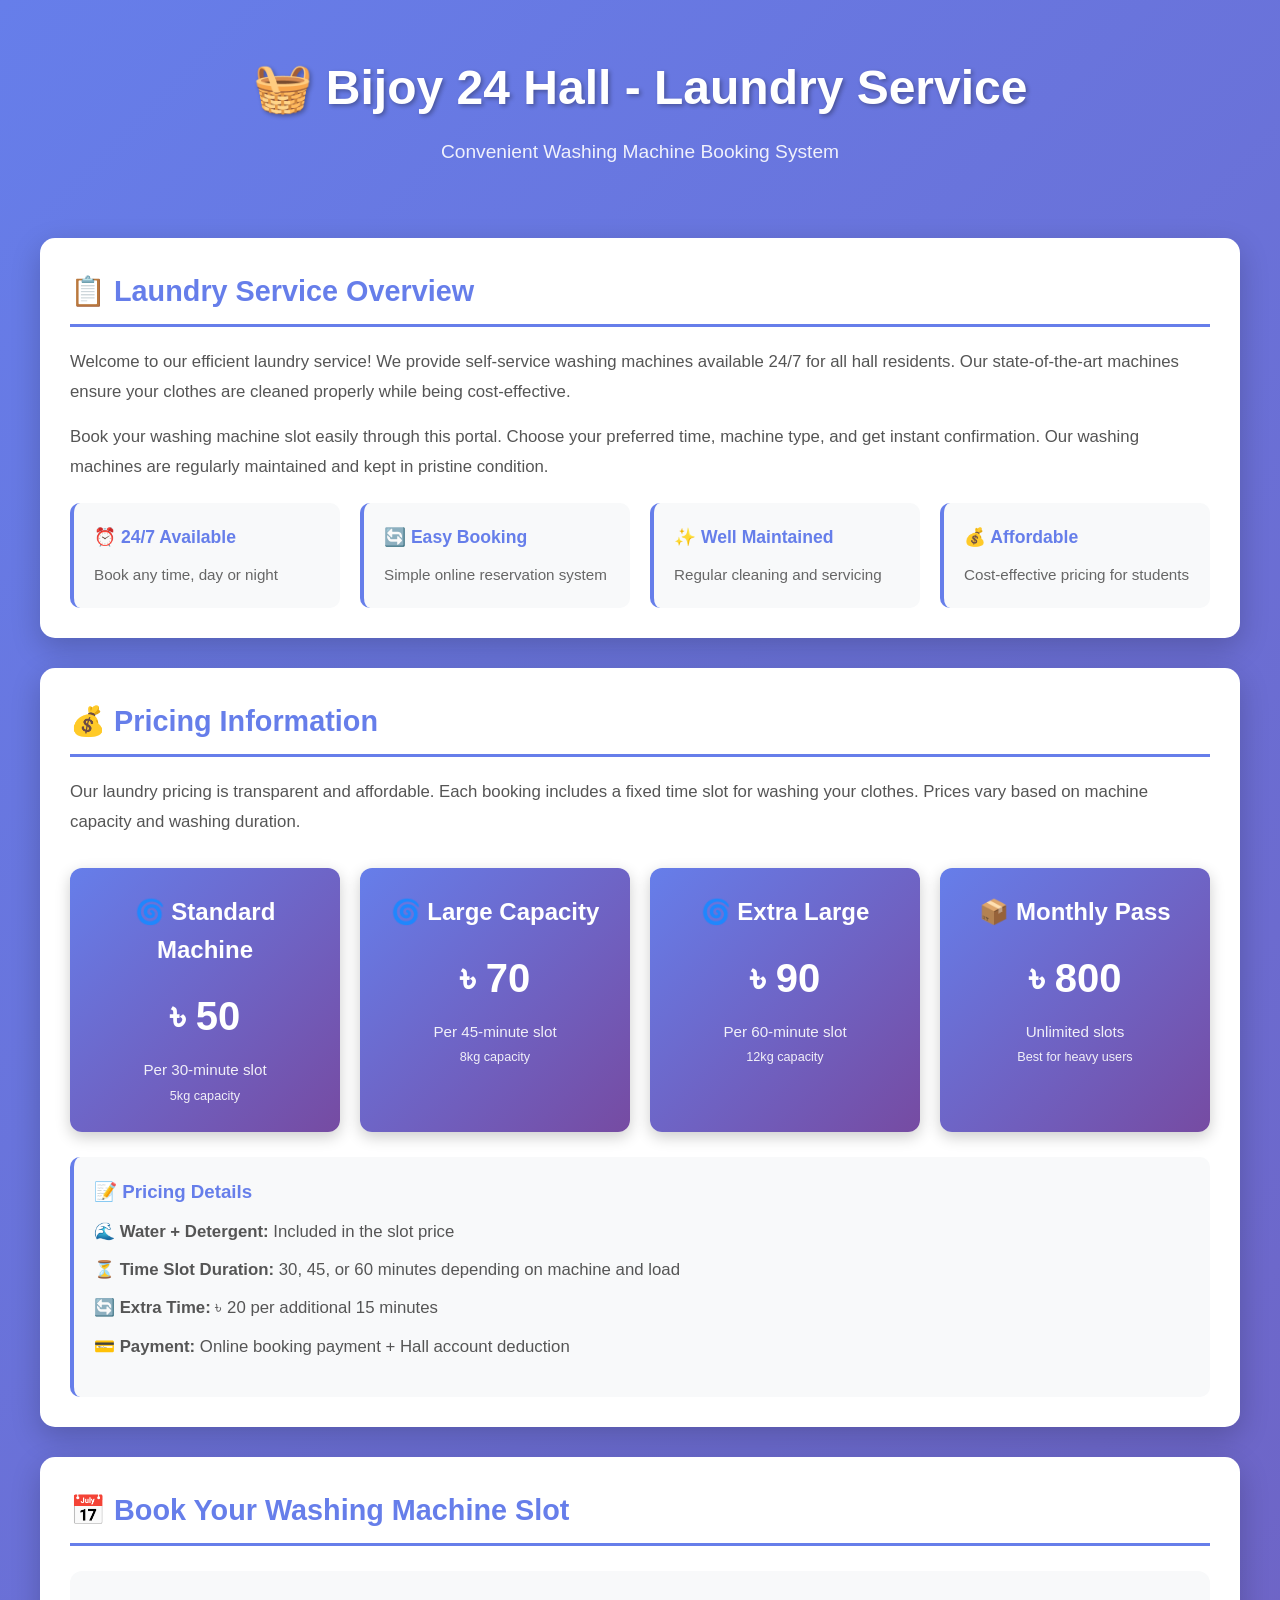
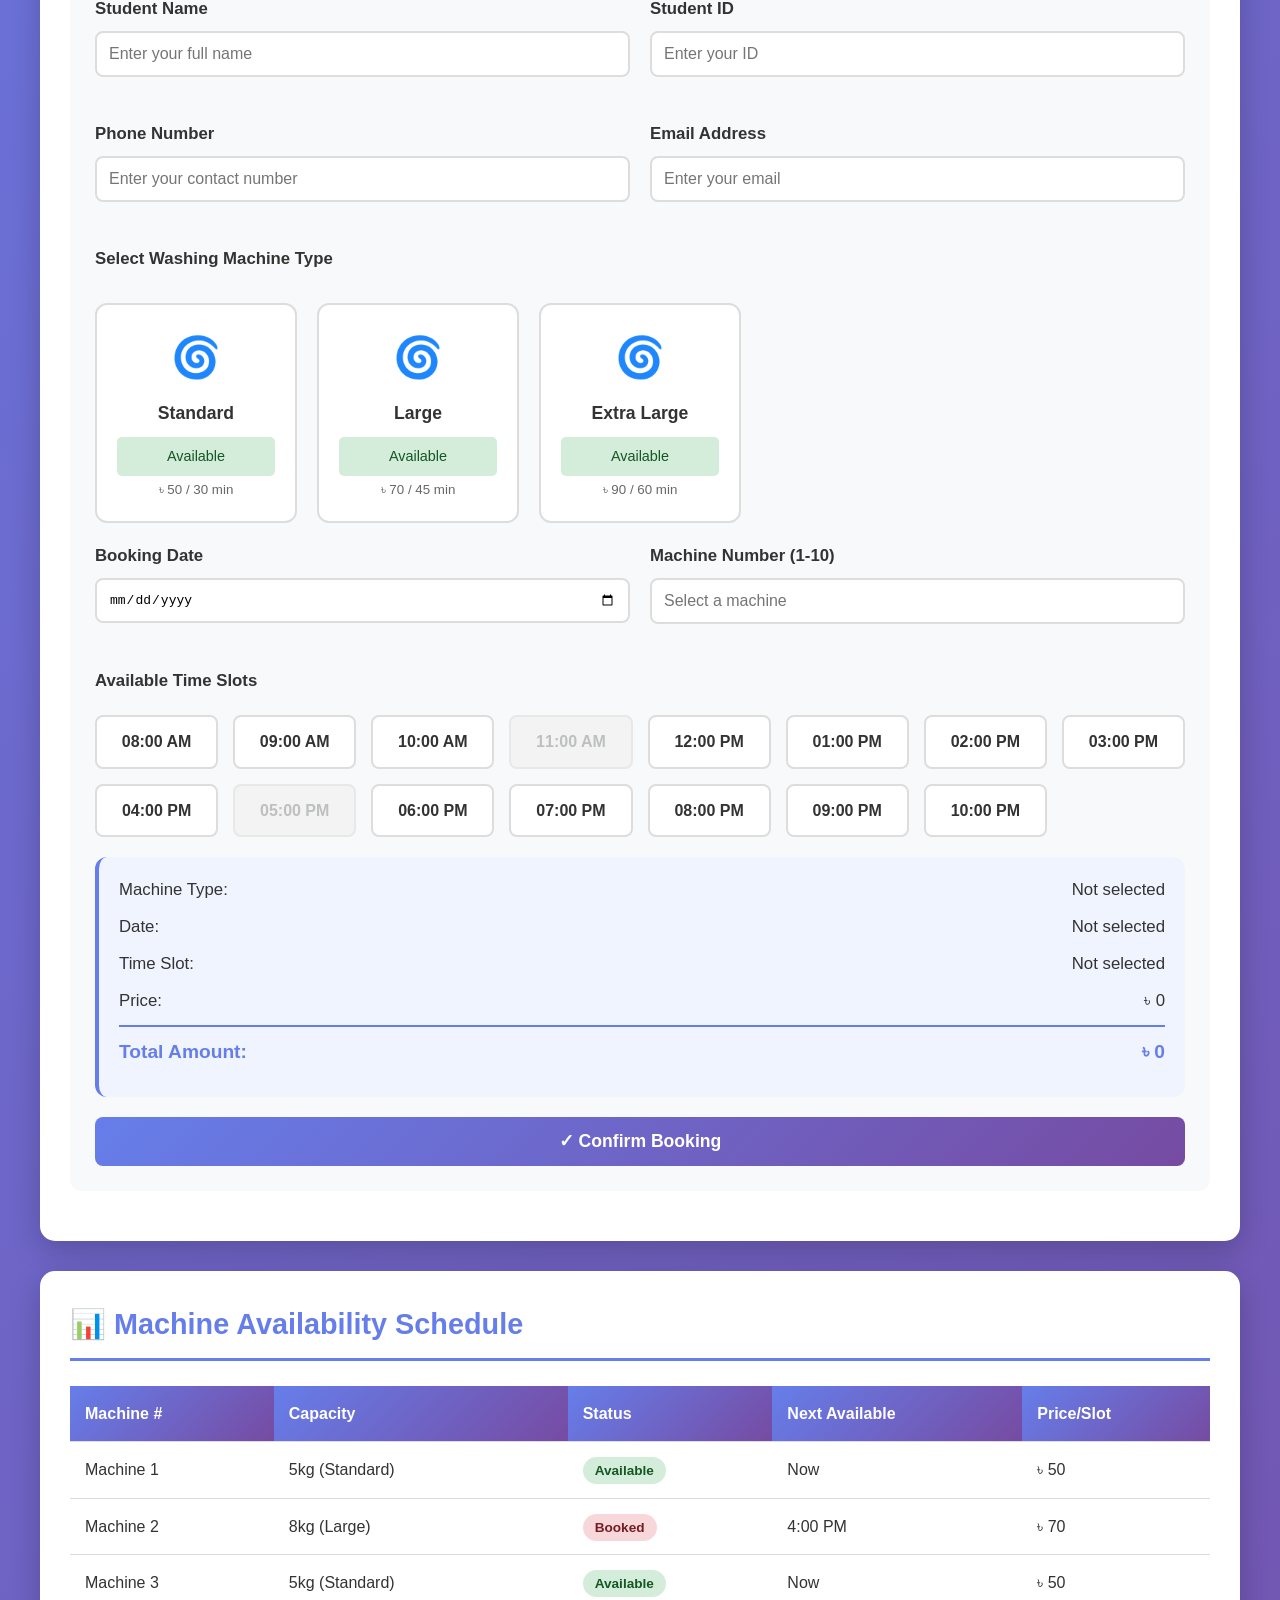
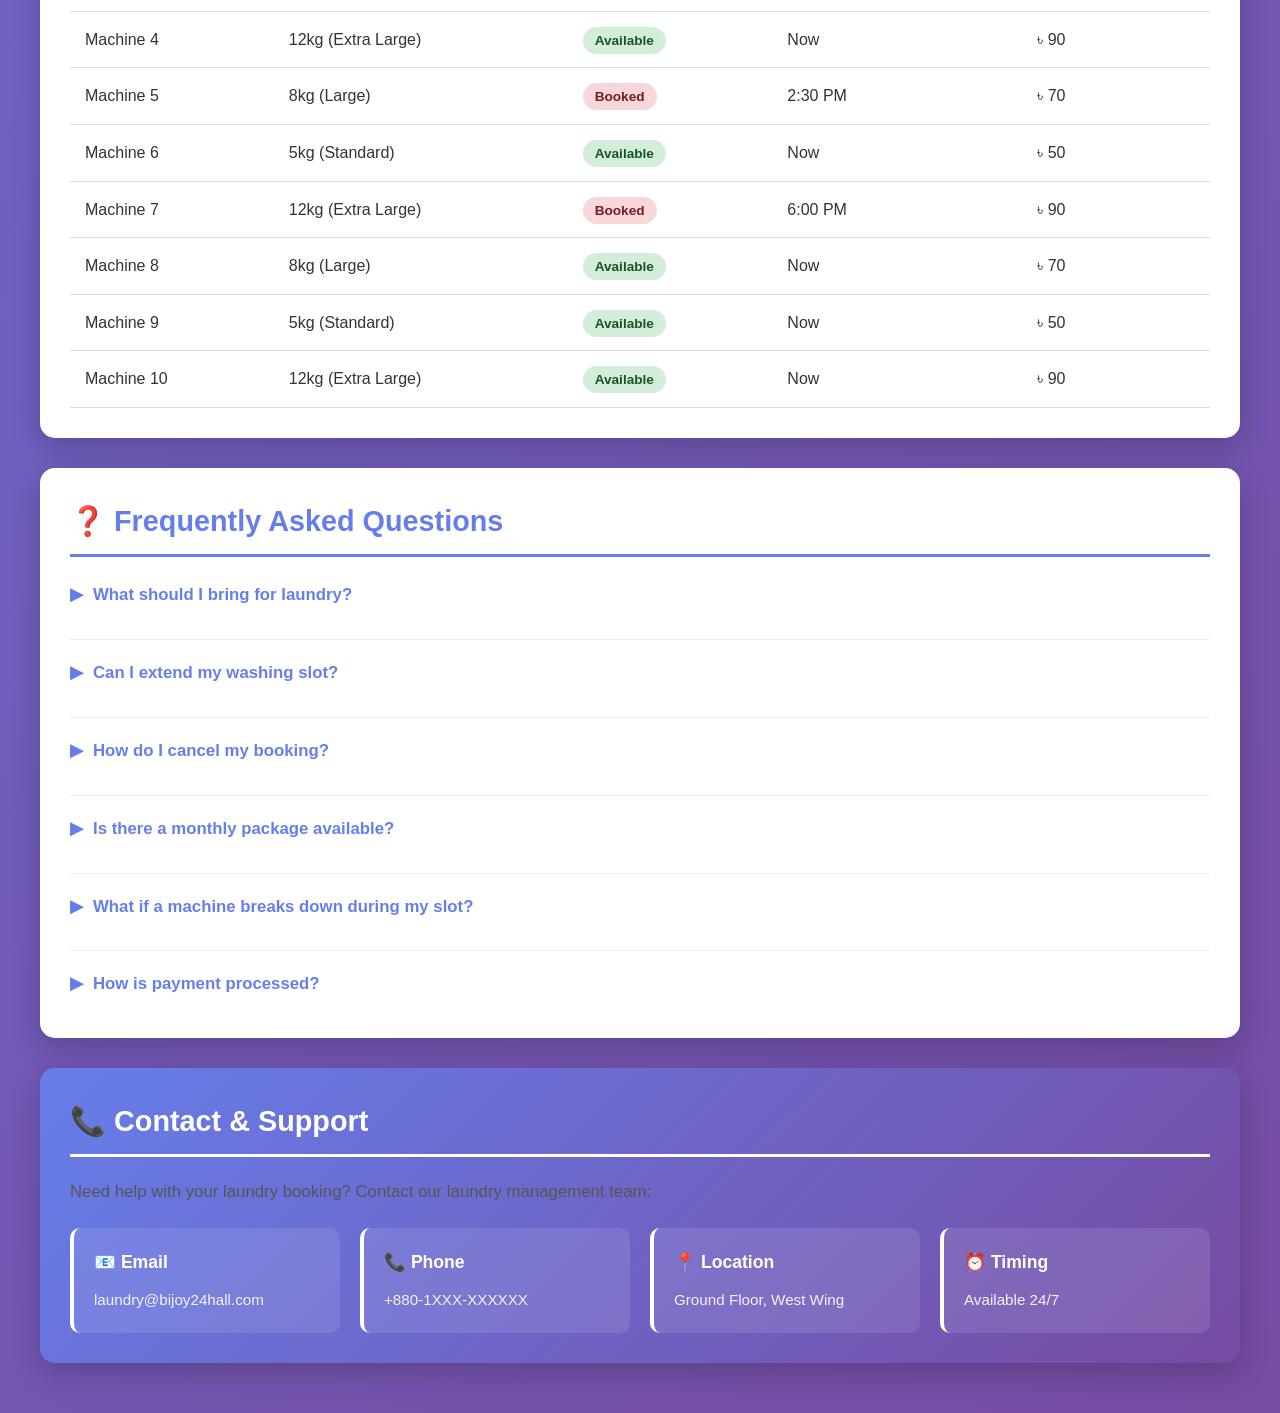
<file: frontend/laundry.html>
<!DOCTYPE html>
<html lang="en">
<head>
    <meta charset="UTF-8">
    <meta name="viewport" content="width=device-width, initial-scale=1.0">
    <title>Bijoy 24 Hall - Laundry Service</title>
    <link rel="stylesheet" href="style.css">
    <style>
        * {
            margin: 0;
            padding: 0;
            box-sizing: border-box;
        }

        body {
            font-family: 'Segoe UI', Tahoma, Geneva, Verdana, sans-serif;
            background: linear-gradient(135deg, #667eea 0%, #764ba2 100%);
            min-height: 100vh;
            padding: 20px;
        }

        .container {
            max-width: 1200px;
            margin: 0 auto;
        }

        .header {
            text-align: center;
            color: white;
            margin-bottom: 40px;
            padding: 30px 20px;
        }

        .header h1 {
            font-size: 3em;
            margin-bottom: 10px;
            text-shadow: 2px 2px 4px rgba(0,0,0,0.3);
        }

        .header p {
            font-size: 1.2em;
            opacity: 0.9;
        }

        .info-card {
            background: white;
            border-radius: 15px;
            padding: 30px;
            margin-bottom: 30px;
            box-shadow: 0 10px 30px rgba(0,0,0,0.2);
        }

        .info-card h2 {
            color: #667eea;
            margin-bottom: 20px;
            font-size: 1.8em;
            border-bottom: 3px solid #667eea;
            padding-bottom: 10px;
        }

        .info-card p {
            color: #555;
            line-height: 1.8;
            font-size: 1.05em;
            margin-bottom: 15px;
        }

        .pricing-grid {
            display: grid;
            grid-template-columns: repeat(auto-fit, minmax(250px, 1fr));
            gap: 20px;
            margin-top: 30px;
        }

        .price-card {
            background: linear-gradient(135deg, #667eea 0%, #764ba2 100%);
            color: white;
            padding: 25px;
            border-radius: 12px;
            text-align: center;
            box-shadow: 0 5px 15px rgba(0,0,0,0.2);
        }

        .price-card h3 {
            font-size: 1.5em;
            margin-bottom: 15px;
        }

        .price-amount {
            font-size: 2.5em;
            font-weight: bold;
            margin-bottom: 10px;
        }

        .price-description {
            font-size: 0.95em;
            opacity: 0.9;
        }

        .features-grid {
            display: grid;
            grid-template-columns: repeat(auto-fit, minmax(220px, 1fr));
            gap: 20px;
            margin-top: 20px;
        }

        .feature-item {
            background: #f8f9fa;
            padding: 20px;
            border-radius: 10px;
            border-left: 4px solid #667eea;
        }

        .feature-item h3 {
            color: #667eea;
            margin-bottom: 10px;
            font-size: 1.1em;
        }

        .feature-item p {
            color: #666;
            margin-bottom: 0;
            font-size: 0.95em;
        }

        .booking-section {
            background: white;
            border-radius: 15px;
            padding: 30px;
            margin-bottom: 30px;
            box-shadow: 0 10px 30px rgba(0,0,0,0.2);
        }

        .booking-section h2 {
            color: #667eea;
            margin-bottom: 25px;
            font-size: 1.8em;
            border-bottom: 3px solid #667eea;
            padding-bottom: 10px;
        }

        .booking-form {
            background: #f8f9fa;
            padding: 25px;
            border-radius: 12px;
            margin-bottom: 20px;
        }

        .form-group {
            margin-bottom: 20px;
        }

        .form-group label {
            display: block;
            color: #333;
            font-weight: bold;
            margin-bottom: 8px;
            font-size: 1.05em;
        }

        .form-group input,
        .form-group select {
            width: 100%;
            padding: 12px;
            border: 2px solid #ddd;
            border-radius: 8px;
            font-size: 1em;
            transition: border-color 0.3s ease;
        }

        .form-group input:focus,
        .form-group select:focus {
            outline: none;
            border-color: #667eea;
            box-shadow: 0 0 5px rgba(102, 126, 234, 0.3);
        }

        .form-row {
            display: grid;
            grid-template-columns: repeat(auto-fit, minmax(250px, 1fr));
            gap: 20px;
        }

        .btn-primary {
            padding: 14px 40px;
            background: linear-gradient(135deg, #667eea 0%, #764ba2 100%);
            color: white;
            border: none;
            border-radius: 8px;
            cursor: pointer;
            font-weight: bold;
            font-size: 1.1em;
            transition: transform 0.3s ease, box-shadow 0.3s ease;
        }

        .btn-primary:hover {
            transform: translateY(-3px);
            box-shadow: 0 10px 25px rgba(102, 126, 234, 0.4);
        }

        .btn-primary:active {
            transform: translateY(-1px);
        }

        .machine-grid {
            display: grid;
            grid-template-columns: repeat(auto-fill, minmax(200px, 1fr));
            gap: 20px;
            margin-top: 30px;
        }

        .machine-card {
            background: white;
            border: 2px solid #ddd;
            border-radius: 12px;
            padding: 20px;
            text-align: center;
            transition: all 0.3s ease;
            cursor: pointer;
        }

        .machine-card:hover {
            border-color: #667eea;
            box-shadow: 0 5px 15px rgba(102, 126, 234, 0.2);
        }

        .machine-card.selected {
            background: linear-gradient(135deg, #667eea 0%, #764ba2 100%);
            color: white;
            border-color: #667eea;
        }

        .machine-icon {
            font-size: 2.5em;
            margin-bottom: 10px;
        }

        .machine-name {
            font-weight: bold;
            margin-bottom: 8px;
            font-size: 1.1em;
        }

        .machine-status {
            font-size: 0.9em;
            padding: 8px;
            border-radius: 5px;
            margin-top: 10px;
        }

        .status-available {
            background: #d4edda;
            color: #155724;
        }

        .status-booked {
            background: #f8d7da;
            color: #721c24;
        }

        .time-slot-grid {
            display: grid;
            grid-template-columns: repeat(auto-fill, minmax(120px, 1fr));
            gap: 15px;
            margin-top: 20px;
        }

        .time-slot {
            padding: 12px;
            border: 2px solid #ddd;
            border-radius: 8px;
            text-align: center;
            cursor: pointer;
            transition: all 0.3s ease;
            background: white;
            font-weight: bold;
            color: #333;
        }

        .time-slot:hover {
            border-color: #667eea;
            background: #f0f4ff;
        }

        .time-slot.selected {
            background: linear-gradient(135deg, #667eea 0%, #764ba2 100%);
            color: white;
            border-color: #667eea;
        }

        .time-slot.unavailable {
            background: #f0f0f0;
            color: #999;
            cursor: not-allowed;
            opacity: 0.6;
        }

        .booking-summary {
            background: #f0f4ff;
            padding: 20px;
            border-radius: 12px;
            margin-top: 20px;
            border-left: 4px solid #667eea;
        }

        .summary-item {
            display: flex;
            justify-content: space-between;
            margin-bottom: 10px;
            color: #333;
            font-size: 1.05em;
        }

        .summary-item.total {
            border-top: 2px solid #667eea;
            padding-top: 10px;
            margin-top: 10px;
            font-weight: bold;
            color: #667eea;
            font-size: 1.2em;
        }

        .schedule-table {
            width: 100%;
            margin-top: 25px;
            border-collapse: collapse;
        }

        .schedule-table th,
        .schedule-table td {
            padding: 15px;
            text-align: left;
            border-bottom: 1px solid #ddd;
        }

        .schedule-table th {
            background: linear-gradient(135deg, #667eea 0%, #764ba2 100%);
            color: white;
            font-weight: bold;
        }

        .schedule-table tr:hover {
            background: #f8f9fa;
        }

        .status-badge {
            padding: 6px 12px;
            border-radius: 20px;
            font-size: 0.85em;
            font-weight: bold;
        }

        .status-badge.available {
            background: #d4edda;
            color: #155724;
        }

        .status-badge.booked {
            background: #f8d7da;
            color: #721c24;
        }

        .faq-section {
            background: white;
            border-radius: 15px;
            padding: 30px;
            margin-bottom: 30px;
            box-shadow: 0 10px 30px rgba(0,0,0,0.2);
        }

        .faq-section h2 {
            color: #667eea;
            margin-bottom: 25px;
            font-size: 1.8em;
            border-bottom: 3px solid #667eea;
            padding-bottom: 10px;
        }

        .faq-item {
            margin-bottom: 20px;
            padding-bottom: 20px;
            border-bottom: 1px solid #eee;
        }

        .faq-item:last-child {
            border-bottom: none;
            margin-bottom: 0;
            padding-bottom: 0;
        }

        .faq-question {
            font-weight: bold;
            color: #667eea;
            margin-bottom: 10px;
            font-size: 1.05em;
            cursor: pointer;
            display: flex;
            align-items: center;
        }

        .faq-question::before {
            content: "▶ ";
            margin-right: 10px;
            transition: transform 0.3s ease;
        }

        .faq-answer {
            color: #666;
            line-height: 1.6;
            margin-left: 25px;
        }

        .success-message {
            display: none;
            background: #d4edda;
            color: #155724;
            padding: 20px;
            border-radius: 10px;
            margin-bottom: 20px;
            border-left: 4px solid #155724;
        }

        .error-message {
            display: none;
            background: #f8d7da;
            color: #721c24;
            padding: 20px;
            border-radius: 10px;
            margin-bottom: 20px;
            border-left: 4px solid #721c24;
        }
    </style>
</head>
<body>
    <div class="container">
        <div class="header">
            <h1>🧺 Bijoy 24 Hall - Laundry Service</h1>
            <p>Convenient Washing Machine Booking System</p>
        </div>

        <!-- Service Overview -->
        <div class="info-card">
            <h2>📋 Laundry Service Overview</h2>
            <p>
                Welcome to our efficient laundry service! We provide self-service washing machines available 24/7 for all 
                hall residents. Our state-of-the-art machines ensure your clothes are cleaned properly while being cost-effective.
            </p>
            <p>
                Book your washing machine slot easily through this portal. Choose your preferred time, machine type, and get 
                instant confirmation. Our washing machines are regularly maintained and kept in pristine condition.
            </p>

            <div class="features-grid">
                <div class="feature-item">
                    <h3>⏰ 24/7 Available</h3>
                    <p>Book any time, day or night</p>
                </div>
                <div class="feature-item">
                    <h3>🔄 Easy Booking</h3>
                    <p>Simple online reservation system</p>
                </div>
                <div class="feature-item">
                    <h3>✨ Well Maintained</h3>
                    <p>Regular cleaning and servicing</p>
                </div>
                <div class="feature-item">
                    <h3>💰 Affordable</h3>
                    <p>Cost-effective pricing for students</p>
                </div>
            </div>
        </div>

        <!-- Pricing Information -->
        <div class="info-card">
            <h2>💰 Pricing Information</h2>
            <p>
                Our laundry pricing is transparent and affordable. Each booking includes a fixed time slot for washing 
                your clothes. Prices vary based on machine capacity and washing duration.
            </p>

            <div class="pricing-grid">
                <div class="price-card">
                    <h3>🌀 Standard Machine</h3>
                    <div class="price-amount">৳ 50</div>
                    <div class="price-description">
                        Per 30-minute slot<br>
                        <small>5kg capacity</small>
                    </div>
                </div>

                <div class="price-card">
                    <h3>🌀 Large Capacity</h3>
                    <div class="price-amount">৳ 70</div>
                    <div class="price-description">
                        Per 45-minute slot<br>
                        <small>8kg capacity</small>
                    </div>
                </div>

                <div class="price-card">
                    <h3>🌀 Extra Large</h3>
                    <div class="price-amount">৳ 90</div>
                    <div class="price-description">
                        Per 60-minute slot<br>
                        <small>12kg capacity</small>
                    </div>
                </div>

                <div class="price-card">
                    <h3>📦 Monthly Pass</h3>
                    <div class="price-amount">৳ 800</div>
                    <div class="price-description">
                        Unlimited slots<br>
                        <small>Best for heavy users</small>
                    </div>
                </div>
            </div>

            <div style="margin-top: 25px; padding: 20px; background: #f8f9fa; border-radius: 10px; border-left: 4px solid #667eea;">
                <h3 style="color: #667eea; margin-bottom: 10px;">📝 Pricing Details</h3>
                <p style="color: #555; margin-bottom: 8px;">
                    <strong>🌊 Water + Detergent:</strong> Included in the slot price
                </p>
                <p style="color: #555; margin-bottom: 8px;">
                    <strong>⏳ Time Slot Duration:</strong> 30, 45, or 60 minutes depending on machine and load
                </p>
                <p style="color: #555; margin-bottom: 8px;">
                    <strong>🔄 Extra Time:</strong> ৳ 20 per additional 15 minutes
                </p>
                <p style="color: #555;">
                    <strong>💳 Payment:</strong> Online booking payment + Hall account deduction
                </p>
            </div>
        </div>

        <!-- Washing Machine Booking -->
        <div class="booking-section">
            <h2>📅 Book Your Washing Machine Slot</h2>

            <div id="successMessage" class="success-message"></div>
            <div id="errorMessage" class="error-message"></div>

            <div class="booking-form">
                <div class="form-row">
                    <div class="form-group">
                        <label for="studentName">Student Name</label>
                        <input type="text" id="studentName" placeholder="Enter your full name" required>
                    </div>
                    <div class="form-group">
                        <label for="studentId">Student ID</label>
                        <input type="text" id="studentId" placeholder="Enter your ID" required>
                    </div>
                </div>

                <div class="form-row">
                    <div class="form-group">
                        <label for="phoneNumber">Phone Number</label>
                        <input type="tel" id="phoneNumber" placeholder="Enter your contact number" required>
                    </div>
                    <div class="form-group">
                        <label for="email">Email Address</label>
                        <input type="email" id="email" placeholder="Enter your email" required>
                    </div>
                </div>

                <div class="form-group">
                    <label>Select Washing Machine Type</label>
                    <div class="machine-grid" id="machineSelector">
                        <div class="machine-card" data-machine="standard" data-price="50" data-capacity="5kg" onclick="selectMachine(this)">
                            <div class="machine-icon">🌀</div>
                            <div class="machine-name">Standard</div>
                            <div class="machine-status status-available">Available</div>
                            <small style="color: #666;">৳ 50 / 30 min</small>
                        </div>
                        <div class="machine-card" data-machine="large" data-price="70" data-capacity="8kg" onclick="selectMachine(this)">
                            <div class="machine-icon">🌀</div>
                            <div class="machine-name">Large</div>
                            <div class="machine-status status-available">Available</div>
                            <small style="color: #666;">৳ 70 / 45 min</small>
                        </div>
                        <div class="machine-card" data-machine="extra" data-price="90" data-capacity="12kg" onclick="selectMachine(this)">
                            <div class="machine-icon">🌀</div>
                            <div class="machine-name">Extra Large</div>
                            <div class="machine-status status-available">Available</div>
                            <small style="color: #666;">৳ 90 / 60 min</small>
                        </div>
                    </div>
                </div>

                <div class="form-row">
                    <div class="form-group">
                        <label for="bookingDate">Booking Date</label>
                        <input type="date" id="bookingDate" required>
                    </div>
                    <div class="form-group">
                        <label for="machineNumber">Machine Number (1-10)</label>
                        <input type="number" id="machineNumber" min="1" max="10" placeholder="Select a machine" required>
                    </div>
                </div>

                <div class="form-group">
                    <label>Available Time Slots</label>
                    <div class="time-slot-grid" id="timeSlots">
                        <div class="time-slot" onclick="selectTimeSlot(this)">08:00 AM</div>
                        <div class="time-slot" onclick="selectTimeSlot(this)">09:00 AM</div>
                        <div class="time-slot" onclick="selectTimeSlot(this)">10:00 AM</div>
                        <div class="time-slot unavailable">11:00 AM</div>
                        <div class="time-slot" onclick="selectTimeSlot(this)">12:00 PM</div>
                        <div class="time-slot" onclick="selectTimeSlot(this)">01:00 PM</div>
                        <div class="time-slot" onclick="selectTimeSlot(this)">02:00 PM</div>
                        <div class="time-slot" onclick="selectTimeSlot(this)">03:00 PM</div>
                        <div class="time-slot" onclick="selectTimeSlot(this)">04:00 PM</div>
                        <div class="time-slot unavailable">05:00 PM</div>
                        <div class="time-slot" onclick="selectTimeSlot(this)">06:00 PM</div>
                        <div class="time-slot" onclick="selectTimeSlot(this)">07:00 PM</div>
                        <div class="time-slot" onclick="selectTimeSlot(this)">08:00 PM</div>
                        <div class="time-slot" onclick="selectTimeSlot(this)">09:00 PM</div>
                        <div class="time-slot" onclick="selectTimeSlot(this)">10:00 PM</div>
                    </div>
                </div>

                <div class="booking-summary">
                    <div class="summary-item">
                        <span>Machine Type:</span>
                        <span id="summaryMachine">Not selected</span>
                    </div>
                    <div class="summary-item">
                        <span>Date:</span>
                        <span id="summaryDate">Not selected</span>
                    </div>
                    <div class="summary-item">
                        <span>Time Slot:</span>
                        <span id="summaryTime">Not selected</span>
                    </div>
                    <div class="summary-item">
                        <span>Price:</span>
                        <span id="summaryPrice">৳ 0</span>
                    </div>
                    <div class="summary-item total">
                        <span>Total Amount:</span>
                        <span id="totalAmount">৳ 0</span>
                    </div>
                </div>

                <button class="btn-primary" onclick="submitBooking()" style="margin-top: 20px; width: 100%;">
                    ✓ Confirm Booking
                </button>
            </div>
        </div>

        <!-- Available Machines Schedule -->
        <div class="info-card">
            <h2>📊 Machine Availability Schedule</h2>
            <table class="schedule-table">
                <thead>
                    <tr>
                        <th>Machine #</th>
                        <th>Capacity</th>
                        <th>Status</th>
                        <th>Next Available</th>
                        <th>Price/Slot</th>
                    </tr>
                </thead>
                <tbody>
                    <tr>
                        <td>Machine 1</td>
                        <td>5kg (Standard)</td>
                        <td><span class="status-badge available">Available</span></td>
                        <td>Now</td>
                        <td>৳ 50</td>
                    </tr>
                    <tr>
                        <td>Machine 2</td>
                        <td>8kg (Large)</td>
                        <td><span class="status-badge booked">Booked</span></td>
                        <td>4:00 PM</td>
                        <td>৳ 70</td>
                    </tr>
                    <tr>
                        <td>Machine 3</td>
                        <td>5kg (Standard)</td>
                        <td><span class="status-badge available">Available</span></td>
                        <td>Now</td>
                        <td>৳ 50</td>
                    </tr>
                    <tr>
                        <td>Machine 4</td>
                        <td>12kg (Extra Large)</td>
                        <td><span class="status-badge available">Available</span></td>
                        <td>Now</td>
                        <td>৳ 90</td>
                    </tr>
                    <tr>
                        <td>Machine 5</td>
                        <td>8kg (Large)</td>
                        <td><span class="status-badge booked">Booked</span></td>
                        <td>2:30 PM</td>
                        <td>৳ 70</td>
                    </tr>
                    <tr>
                        <td>Machine 6</td>
                        <td>5kg (Standard)</td>
                        <td><span class="status-badge available">Available</span></td>
                        <td>Now</td>
                        <td>৳ 50</td>
                    </tr>
                    <tr>
                        <td>Machine 7</td>
                        <td>12kg (Extra Large)</td>
                        <td><span class="status-badge booked">Booked</span></td>
                        <td>6:00 PM</td>
                        <td>৳ 90</td>
                    </tr>
                    <tr>
                        <td>Machine 8</td>
                        <td>8kg (Large)</td>
                        <td><span class="status-badge available">Available</span></td>
                        <td>Now</td>
                        <td>৳ 70</td>
                    </tr>
                    <tr>
                        <td>Machine 9</td>
                        <td>5kg (Standard)</td>
                        <td><span class="status-badge available">Available</span></td>
                        <td>Now</td>
                        <td>৳ 50</td>
                    </tr>
                    <tr>
                        <td>Machine 10</td>
                        <td>12kg (Extra Large)</td>
                        <td><span class="status-badge available">Available</span></td>
                        <td>Now</td>
                        <td>৳ 90</td>
                    </tr>
                </tbody>
            </table>
        </div>

        <!-- FAQ Section -->
        <div class="faq-section">
            <h2>❓ Frequently Asked Questions</h2>

            <div class="faq-item">
                <div class="faq-question" onclick="toggleFAQ(this)">What should I bring for laundry?</div>
                <div class="faq-answer" style="display: none;">
                    You should bring your clothes and detergent. However, we provide detergent included in the slot price. 
                    You may bring your own detergent if you prefer a specific brand. Fabric softener is available at an additional cost.
                </div>
            </div>

            <div class="faq-item">
                <div class="faq-question" onclick="toggleFAQ(this)">Can I extend my washing slot?</div>
                <div class="faq-answer" style="display: none;">
                    Yes, you can extend your slot by paying ৳ 20 for each additional 15 minutes, subject to availability. 
                    Please request extension through the app or inform the laundry staff.
                </div>
            </div>

            <div class="faq-item">
                <div class="faq-question" onclick="toggleFAQ(this)">How do I cancel my booking?</div>
                <div class="faq-answer" style="display: none;">
                    You can cancel your booking up to 2 hours before your scheduled slot through the app. 
                    Full refund will be credited to your account. Late cancellations may incur a ৳ 10 cancellation fee.
                </div>
            </div>

            <div class="faq-item">
                <div class="faq-question" onclick="toggleFAQ(this)">Is there a monthly package available?</div>
                <div class="faq-answer" style="display: none;">
                    Yes! We offer unlimited monthly passes for ৳ 800. This gives you unlimited access to all machines 
                    for the entire month. Perfect for students who do laundry frequently.
                </div>
            </div>

            <div class="faq-item">
                <div class="faq-question" onclick="toggleFAQ(this)">What if a machine breaks down during my slot?</div>
                <div class="faq-answer" style="display: none;">
                    If a machine malfunctions, we'll provide an alternative machine of the same or higher capacity at no extra cost. 
                    If no alternatives are available, full refund will be issued.
                </div>
            </div>

            <div class="faq-item">
                <div class="faq-question" onclick="toggleFAQ(this)">How is payment processed?</div>
                <div class="faq-answer" style="display: none;">
                    Payment is deducted from your hall account or can be paid online via card/mobile banking during booking. 
                    Monthly passes must be purchased in advance.
                </div>
            </div>
        </div>

        <!-- Contact Information -->
        <div class="info-card" style="background: linear-gradient(135deg, #667eea 0%, #764ba2 100%); color: white;">
            <h2 style="color: white; border-bottom-color: white;">📞 Contact & Support</h2>
            <p>
                Need help with your laundry booking? Contact our laundry management team:
            </p>
            <div class="features-grid">
                <div class="feature-item" style="border-left-color: white; background: rgba(255,255,255,0.1);">
                    <h3 style="color: white;">📧 Email</h3>
                    <p style="color: rgba(255,255,255,0.9);">laundry@bijoy24hall.com</p>
                </div>
                <div class="feature-item" style="border-left-color: white; background: rgba(255,255,255,0.1);">
                    <h3 style="color: white;">📞 Phone</h3>
                    <p style="color: rgba(255,255,255,0.9);">+880-1XXX-XXXXXX</p>
                </div>
                <div class="feature-item" style="border-left-color: white; background: rgba(255,255,255,0.1);">
                    <h3 style="color: white;">📍 Location</h3>
                    <p style="color: rgba(255,255,255,0.9);">Ground Floor, West Wing</p>
                </div>
                <div class="feature-item" style="border-left-color: white; background: rgba(255,255,255,0.1);">
                    <h3 style="color: white;">⏰ Timing</h3>
                    <p style="color: rgba(255,255,255,0.9);">Available 24/7</p>
                </div>
            </div>
        </div>

    </div>

    <script>
        let selectedMachine = null;
        let selectedDate = null;
        let selectedTime = null;
        let selectedPrice = 0;

        // Set today as minimum date
        document.getElementById('bookingDate').min = new Date().toISOString().split('T')[0];

        // Select Machine
        function selectMachine(element) {
            document.querySelectorAll('.machine-card').forEach(card => card.classList.remove('selected'));
            element.classList.add('selected');
            selectedMachine = {
                type: element.dataset.machine,
                name: element.querySelector('.machine-name').textContent,
                price: parseInt(element.dataset.price),
                capacity: element.dataset.capacity
            };
            selectedPrice = selectedMachine.price;
            updateSummary();
        }

        // Select Time Slot
        function selectTimeSlot(element) {
            if (element.classList.contains('unavailable')) return;
            document.querySelectorAll('.time-slot:not(.unavailable)').forEach(slot => slot.classList.remove('selected'));
            element.classList.add('selected');
            selectedTime = element.textContent;
            updateSummary();
        }

        // Update Booking Summary
        function updateSummary() {
            document.getElementById('summaryMachine').textContent = selectedMachine ? selectedMachine.name : 'Not selected';
            document.getElementById('summaryDate').textContent = document.getElementById('bookingDate').value || 'Not selected';
            document.getElementById('summaryTime').textContent = selectedTime || 'Not selected';
            document.getElementById('summaryPrice').textContent = '৳ ' + selectedPrice;
            document.getElementById('totalAmount').textContent = '৳ ' + selectedPrice;
        }

        // Toggle FAQ
        function toggleFAQ(element) {
            const answer = element.nextElementSibling;
            answer.style.display = answer.style.display === 'none' ? 'block' : 'none';
            element.style.transform = answer.style.display === 'none' ? 'none' : 'rotate(90deg)';
        }

        // Submit Booking
        function submitBooking() {
            const name = document.getElementById('studentName').value;
            const id = document.getElementById('studentId').value;
            const phone = document.getElementById('phoneNumber').value;
            const email = document.getElementById('email').value;
            const date = document.getElementById('bookingDate').value;
            const machineNo = document.getElementById('machineNumber').value;

            if (!name || !id || !phone || !email) {
                showError('Please fill in all personal details.');
                return;
            }

            if (!selectedMachine) {
                showError('Please select a washing machine type.');
                return;
            }

            if (!date) {
                showError('Please select a booking date.');
                return;
            }

            if (!selectedTime) {
                showError('Please select a time slot.');
                return;
            }

            if (!machineNo) {
                showError('Please select a machine number.');
                return;
            }

            // Show success message
            showSuccess(`
                ✅ Booking Confirmed!<br><br>
                <strong>Details:</strong><br>
                Name: ${name}<br>
                Machine: ${selectedMachine.name} (Machine #${machineNo})<br>
                Date: ${date}<br>
                Time: ${selectedTime}<br>
                Duration: ${selectedMachine.type === 'standard' ? '30' : selectedMachine.type === 'large' ? '45' : '60'} minutes<br>
                Amount Paid: ৳ ${selectedPrice}<br><br>
                Confirmation SMS sent to ${phone}
            `);

            // Reset form
            setTimeout(() => {
                document.getElementById('bookingDate').value = '';
                document.getElementById('studentName').value = '';
                document.getElementById('studentId').value = '';
                document.getElementById('phoneNumber').value = '';
                document.getElementById('email').value = '';
                document.getElementById('machineNumber').value = '';
                document.querySelectorAll('.machine-card').forEach(card => card.classList.remove('selected'));
                document.querySelectorAll('.time-slot').forEach(slot => slot.classList.remove('selected'));
                selectedMachine = null;
                selectedTime = null;
                updateSummary();
            }, 3000);
        }

        // Show Success Message
        function showSuccess(message) {
            const msgDiv = document.getElementById('successMessage');
            msgDiv.innerHTML = message;
            msgDiv.style.display = 'block';
            document.getElementById('errorMessage').style.display = 'none';
            setTimeout(() => msgDiv.style.display = 'none', 4000);
        }

        // Show Error Message
        function showError(message) {
            const msgDiv = document.getElementById('errorMessage');
            msgDiv.textContent = '❌ ' + message;
            msgDiv.style.display = 'block';
            document.getElementById('successMessage').style.display = 'none';
            setTimeout(() => msgDiv.style.display = 'none', 3000);
        }
    </script>
</body>
</html>
</file>
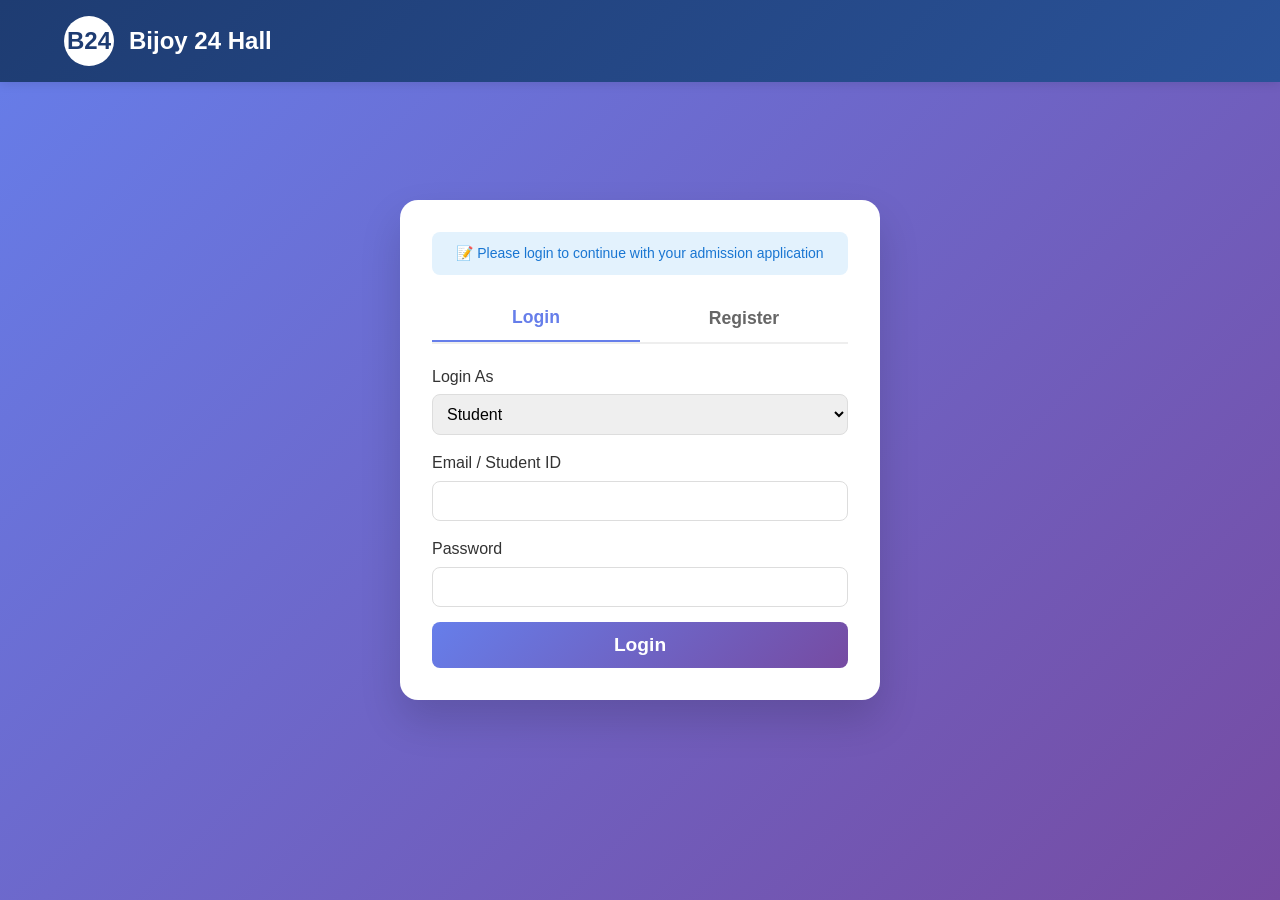
<file: frontend/login.html>
<!DOCTYPE html>
<html lang="en">
<head>
    <meta charset="UTF-8">
    <meta name="viewport" content="width=device-width, initial-scale=1.0">
    <title>Bijoy 24 Hall - Authentication</title>

    <link rel="stylesheet" href="style.css">

    <style>
        .auth-section {
            min-height: 100vh;
            display: flex;
            align-items: center;
            justify-content: center;
            padding: 2rem;
            background: linear-gradient(135deg, #667eea, #764ba2);
        }

        .auth-container {
            background: white;
            border-radius: 18px;
            padding: 2rem;
            width: 100%;
            max-width: 480px;
            box-shadow: 0 20px 40px rgba(0,0,0,0.15);
        }

        .auth-tabs {
            display: flex;
            margin-bottom: 20px;
            border-bottom: 2px solid #eee;
        }

        .auth-tab {
            flex: 1;
            padding: 12px;
            background: none;
            border: none;
            cursor: pointer;
            font-weight: bold;
            color: #666;
        }

        .auth-tab.active {
            color: #667eea;
            border-bottom: 2px solid #667eea;
        }

        .auth-form {
            display: none;
        }

        .auth-form.active {
            display: block;
        }

        .form-group {
            margin-bottom: 15px;
        }

        .form-group label {
            display: block;
            margin-bottom: 5px;
            font-weight: 500;
        }

        .form-group input,
        .form-group select {
            width: 100%;
            padding: 10px;
            border: 1px solid #ddd;
            border-radius: 8px;
        }

        .btn-primary {
            width: 100%;
            padding: 12px;
            background: linear-gradient(135deg, #667eea, #764ba2);
            color: white;
            border: none;
            border-radius: 8px;
            cursor: pointer;
            font-weight: bold;
        }

        .btn-primary:hover {
            transform: translateY(-2px);
            box-shadow: 0 5px 15px rgba(0,0,0,0.2);
        }

        .redirect-message {
            background: #e3f2fd;
            padding: 10px;
            border-radius: 8px;
            margin-bottom: 20px;
            text-align: center;
            font-size: 14px;
            color: #1976d2;
        }
    </style>
</head>

<body>

<header>
    <nav>
        <div class="logo">
            <div class="logo-icon">B24</div>
            <h2>Bijoy 24 Hall</h2>
        </div>
    </nav>
</header>

<section class="auth-section">
    <div class="auth-container">

        <!-- Redirect Info Message -->
        <div id="redirectMessage" class="redirect-message" style="display: none;">
            🔄 Please login to continue to the application form
        </div>

        <!-- Tabs -->
        <div class="auth-tabs">
            <button class="auth-tab active" onclick="showLogin()">Login</button>
            <button class="auth-tab" onclick="showRegister()">Register</button>
        </div>

        <!-- LOGIN -->
        <div id="loginForm" class="auth-form active">
            <form onsubmit="handleLogin(event)">

                <div class="form-group">
                    <label>Login As</label>
                    <select id="loginRole" required>
                        <option value="student">Student</option>
                        <option value="admin">Hall Admin</option>
                    </select>
                </div>

                <div class="form-group">
                    <label>Email / Student ID</label>
                    <input type="text" id="loginId" required>
                </div>

                <div class="form-group">
                    <label>Password</label>
                    <input type="password" id="loginPassword" required>
                </div>

                <button class="btn-primary" type="submit">Login</button>
            </form>
        </div>

        <!-- REGISTER -->
        <div id="registerForm" class="auth-form">
            <form onsubmit="handleRegister(event)">

                <div class="form-group">
                    <label>Register As</label>
                    <select id="registerRole" required>
                        <option value="student">Student</option>
                        <option value="admin">Hall Admin</option>
                    </select>
                </div>

                <div class="form-group">
                    <label>Full Name</label>
                    <input type="text" id="regName" required>
                </div>

                <div class="form-group">
                    <label>Email</label>
                    <input type="email" id="regEmail" required>
                </div>

                <div class="form-group">
                    <label>Student ID (only for students)</label>
                    <input type="text" id="regStudentId">
                </div>

                <div class="form-group">
                    <label>Phone</label>
                    <input type="tel" id="regPhone" required>
                </div>

                <div class="form-group">
                    <label>Password</label>
                    <input type="password" id="regPassword" required>
                </div>

                <div class="form-group">
                    <label>Confirm Password</label>
                    <input type="password" id="regConfirmPassword" required>
                </div>

                <button class="btn-primary" type="submit">Register</button>
            </form>
        </div>

    </div>
</section>

<script src="student-auth.js"></script>

<script>
    // Check for redirect URL from localStorage or URL parameter
    window.addEventListener('DOMContentLoaded', function() {
        // Check URL parameters
        const urlParams = new URLSearchParams(window.location.search);
        let redirectUrl = urlParams.get('redirect');
        
        // Check localStorage
        if (!redirectUrl) {
            redirectUrl = localStorage.getItem('redirectAfterLogin');
        }
        
        if (redirectUrl && redirectUrl !== 'null' && redirectUrl !== 'undefined') {
            // Show message
            const msgDiv = document.getElementById('redirectMessage');
            if (msgDiv) {
                msgDiv.style.display = 'block';
                if (redirectUrl.includes('admission')) {
                    msgDiv.textContent = '📝 Please login to continue with your admission application';
                } else if (redirectUrl.includes('dashboard')) {
                    msgDiv.textContent = '🔐 Please login to access your dashboard';
                } else {
                    msgDiv.textContent = '🔄 Please login to continue';
                }
            }
            
            // Store for use after login
            window.pendingRedirect = redirectUrl;
        }
    });

    function showLogin(){
        document.getElementById("loginForm").classList.add("active");
        document.getElementById("registerForm").classList.remove("active");
    }

    function showRegister(){
        document.getElementById("registerForm").classList.add("active");
        document.getElementById("loginForm").classList.remove("active");
    }
</script>

</body>
</html>
</file>
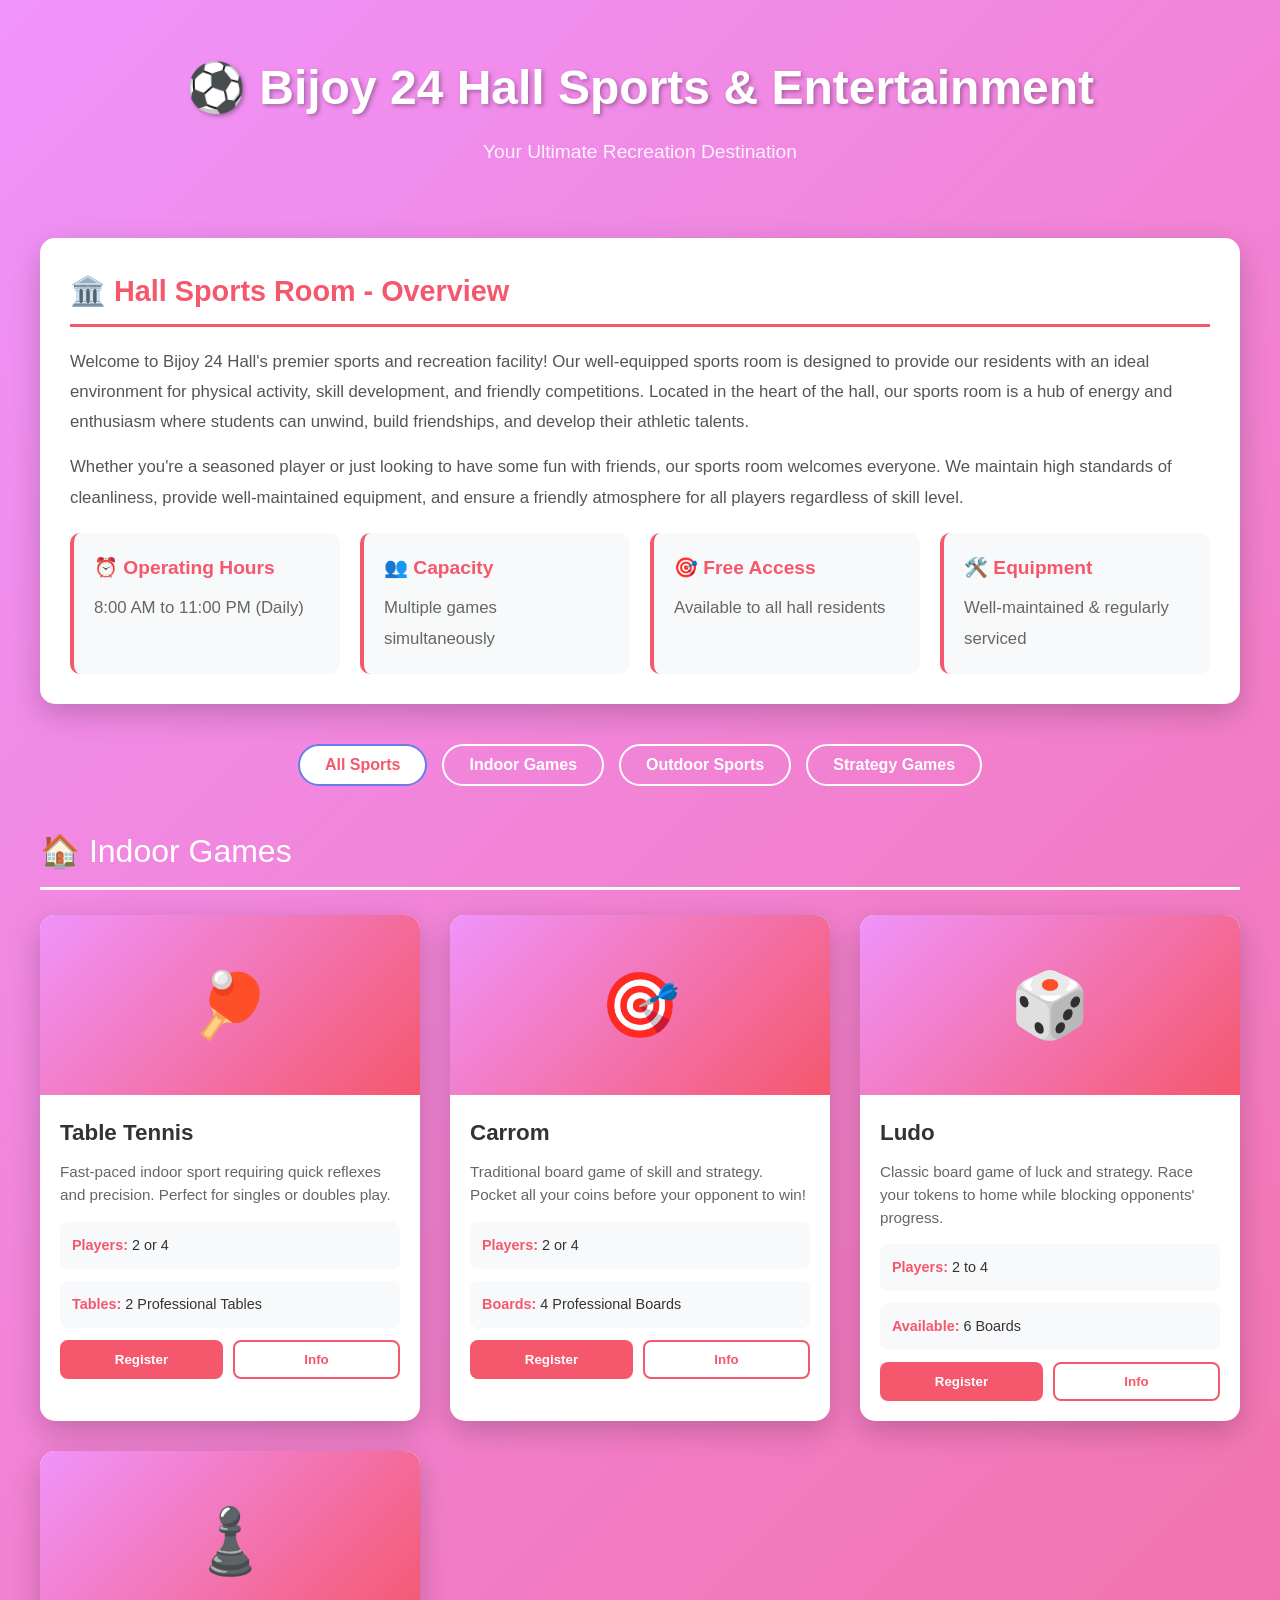
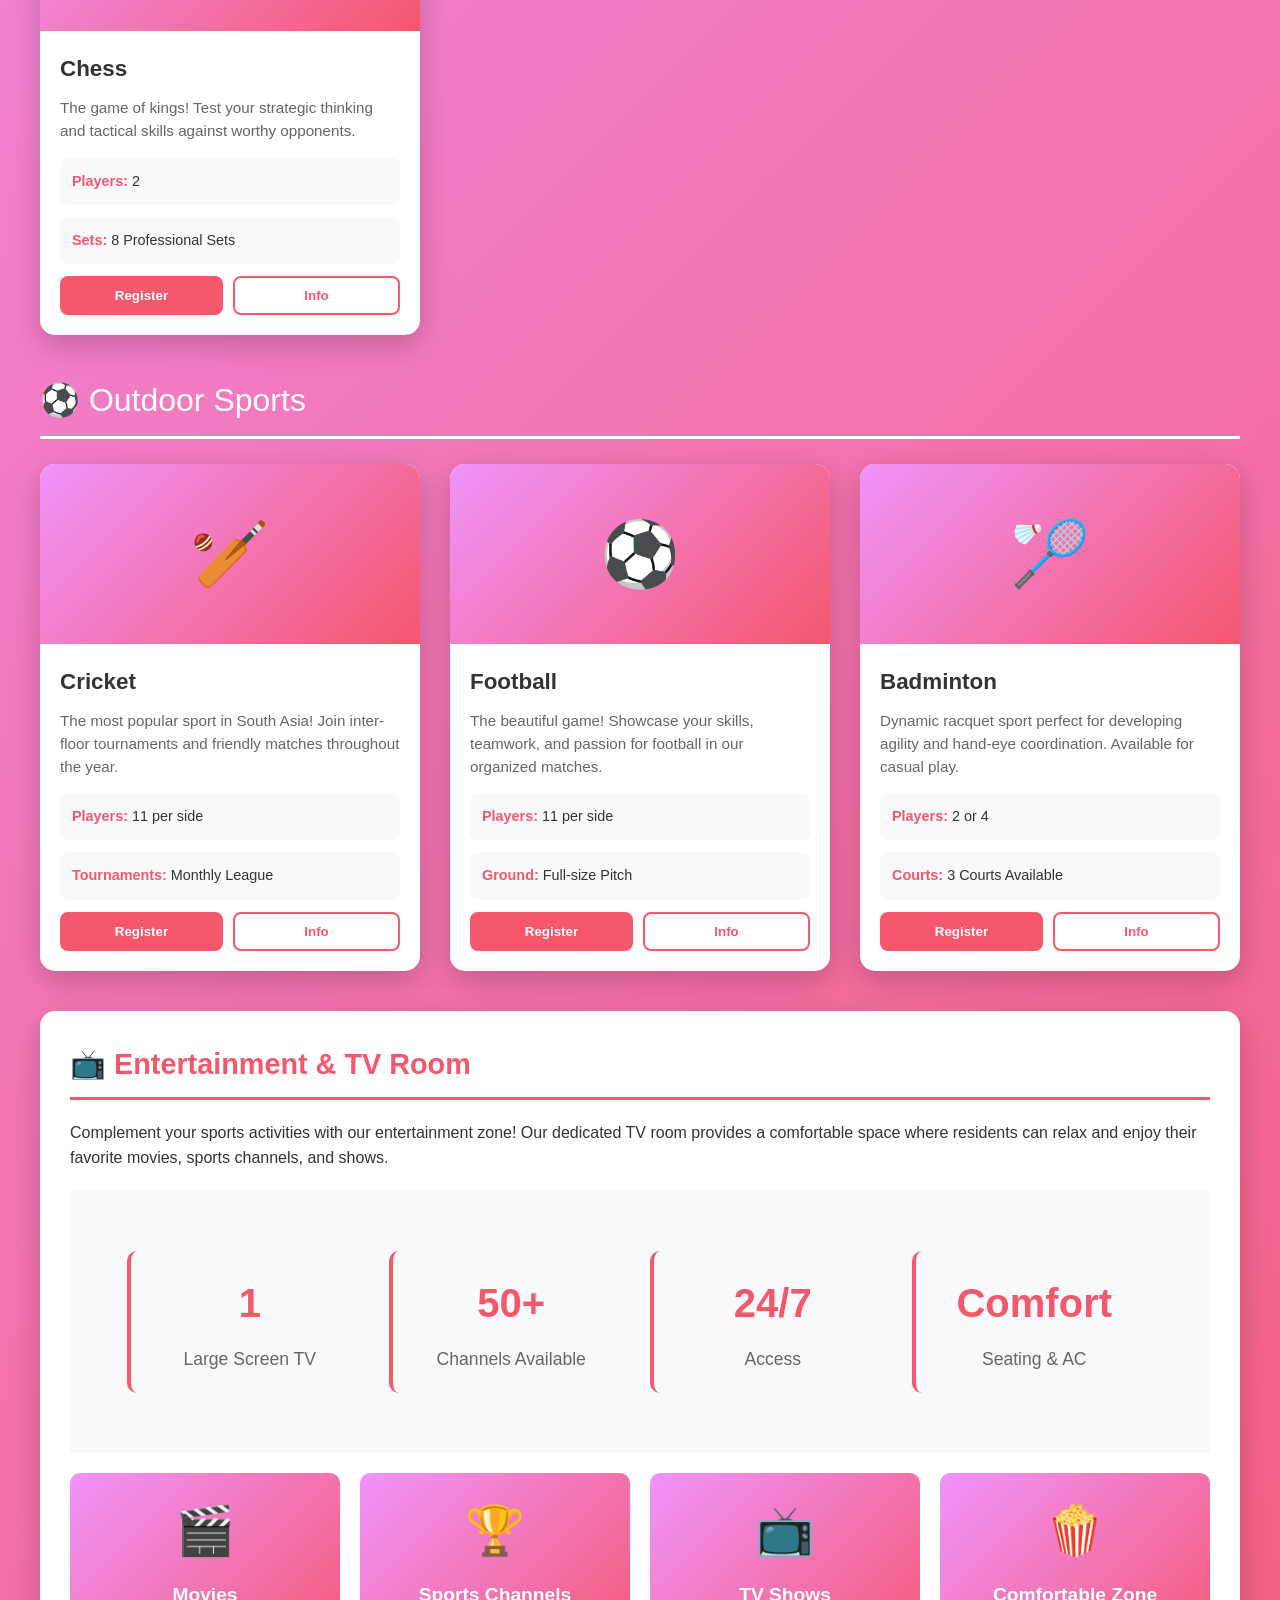
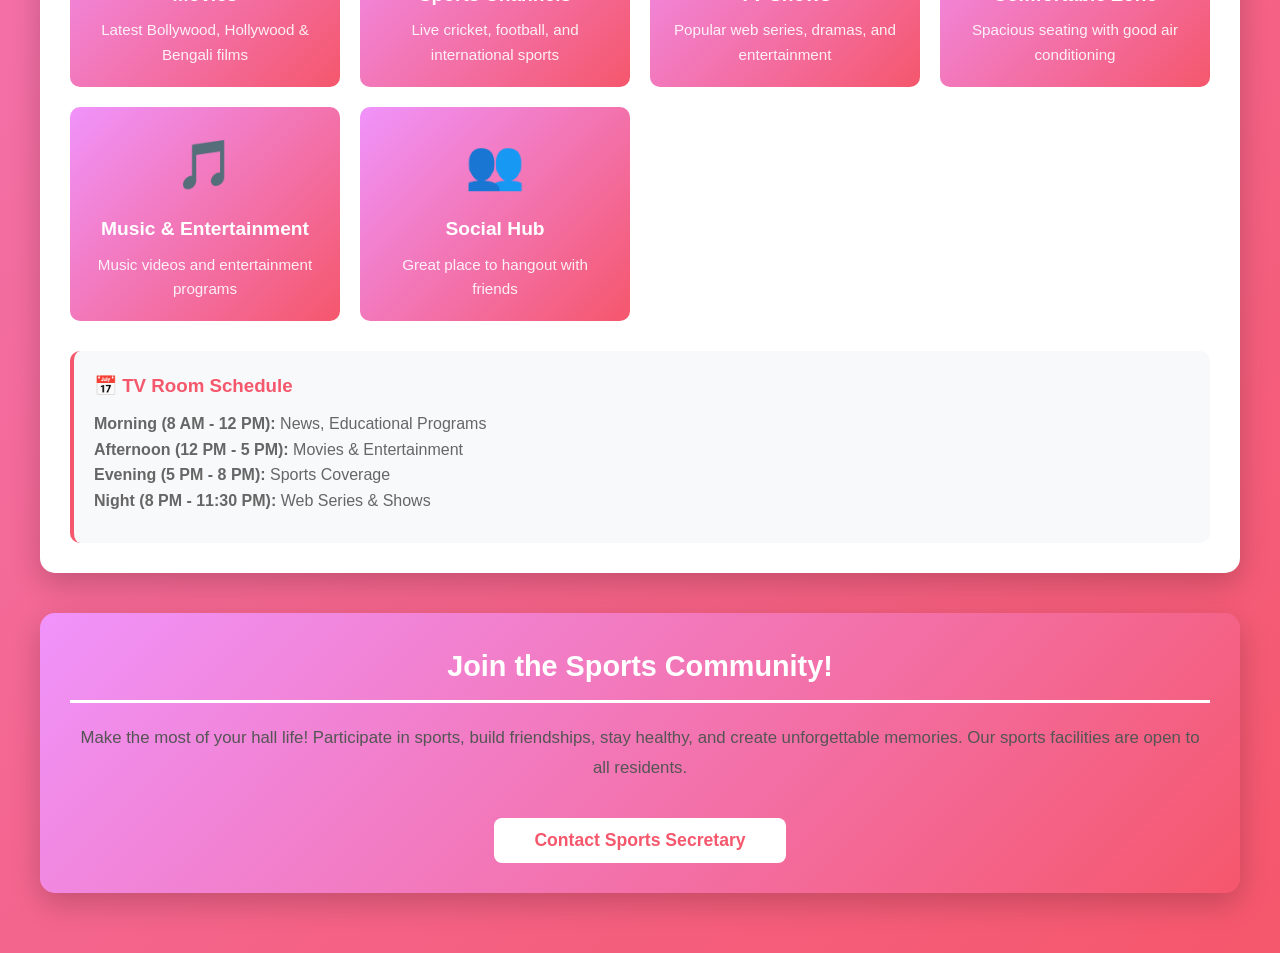
<file: frontend/sports.html>
<!DOCTYPE html>
<html lang="en">
<head>
    <meta charset="UTF-8">
    <meta name="viewport" content="width=device-width, initial-scale=1.0">
    <title>Bijoy 24 Hall - Sports & Entertainment</title>
    <link rel="stylesheet" href="style.css">
    <style>
        * {
            margin: 0;
            padding: 0;
            box-sizing: border-box;
        }

        body {
            font-family: 'Segoe UI', Tahoma, Geneva, Verdana, sans-serif;
            background: linear-gradient(135deg, #f093fb 0%, #f5576c 100%);
            min-height: 100vh;
            padding: 20px;
        }

        .container {
            max-width: 1200px;
            margin: 0 auto;
        }

        .header {
            text-align: center;
            color: white;
            margin-bottom: 40px;
            padding: 30px 20px;
        }

        .header h1 {
            font-size: 3em;
            margin-bottom: 10px;
            text-shadow: 2px 2px 4px rgba(0,0,0,0.3);
        }

        .header p {
            font-size: 1.2em;
            opacity: 0.9;
        }

        .info-section {
            background: white;
            border-radius: 15px;
            padding: 30px;
            margin-bottom: 40px;
            box-shadow: 0 10px 30px rgba(0,0,0,0.2);
        }

        .info-section h2 {
            color: #f5576c;
            margin-bottom: 20px;
            font-size: 1.8em;
            border-bottom: 3px solid #f5576c;
            padding-bottom: 10px;
        }

        .info-section p {
            color: #555;
            line-height: 1.8;
            font-size: 1.05em;
            margin-bottom: 15px;
        }

        .features-grid {
            display: grid;
            grid-template-columns: repeat(auto-fit, minmax(250px, 1fr));
            gap: 20px;
            margin-top: 20px;
        }

        .feature-item {
            background: #f8f9fa;
            padding: 20px;
            border-radius: 10px;
            border-left: 4px solid #f5576c;
        }

        .feature-item h3 {
            color: #f5576c;
            margin-bottom: 10px;
            font-size: 1.2em;
        }

        .feature-item p {
            color: #666;
            margin-bottom: 0;
        }

        .filters {
            display: flex;
            justify-content: center;
            gap: 15px;
            margin-bottom: 40px;
            flex-wrap: wrap;
        }

        .filter-btn {
            padding: 10px 25px;
            border: 2px solid white;
            background: transparent;
            color: white;
            border-radius: 25px;
            cursor: pointer;
            font-size: 1em;
            transition: all 0.3s ease;
        }

        .filter-btn:hover,
        .filter-btn.active {
            background: white;
            color: #f5576c;
            font-weight: bold;
        }

        .sports-grid {
            display: grid;
            grid-template-columns: repeat(auto-fill, minmax(280px, 1fr));
            gap: 30px;
            margin-bottom: 40px;
        }

        .sport-card {
            background: white;
            border-radius: 15px;
            overflow: hidden;
            box-shadow: 0 10px 30px rgba(0,0,0,0.2);
            transition: transform 0.3s ease, box-shadow 0.3s ease;
        }

        .sport-card:hover {
            transform: translateY(-10px);
            box-shadow: 0 15px 40px rgba(0,0,0,0.3);
        }

        .sport-icon {
            width: 100%;
            height: 180px;
            display: flex;
            align-items: center;
            justify-content: center;
            background: linear-gradient(135deg, #f093fb 0%, #f5576c 100%);
            font-size: 4em;
        }

        .sport-info {
            padding: 20px;
        }

        .sport-name {
            font-size: 1.4em;
            font-weight: bold;
            color: #333;
            margin-bottom: 10px;
        }

        .sport-description {
            font-size: 0.95em;
            color: #666;
            margin-bottom: 15px;
            line-height: 1.5;
        }

        .sport-details {
            background: #f8f9fa;
            padding: 12px;
            border-radius: 8px;
            margin-bottom: 12px;
            font-size: 0.9em;
        }

        .detail-label {
            font-weight: bold;
            color: #f5576c;
        }

        .sport-action {
            display: flex;
            gap: 10px;
        }

        .btn-register {
            flex: 1;
            padding: 10px 15px;
            background: #f5576c;
            color: white;
            border: none;
            border-radius: 8px;
            cursor: pointer;
            font-weight: bold;
            transition: background 0.3s ease;
        }

        .btn-register:hover {
            background: #f093fb;
        }

        .btn-info {
            flex: 1;
            padding: 10px 15px;
            background: transparent;
            color: #f5576c;
            border: 2px solid #f5576c;
            border-radius: 8px;
            cursor: pointer;
            font-weight: bold;
            transition: all 0.3s ease;
        }

        .btn-info:hover {
            background: #f5576c;
            color: white;
        }

        .category-title {
            font-size: 2em;
            color: white;
            margin-top: 40px;
            margin-bottom: 25px;
            padding-bottom: 10px;
            border-bottom: 3px solid white;
        }

        .tv-room-section {
            background: white;
            border-radius: 15px;
            padding: 30px;
            margin-bottom: 40px;
            box-shadow: 0 10px 30px rgba(0,0,0,0.2);
        }

        .tv-room-section h2 {
            color: #f5576c;
            margin-bottom: 20px;
            font-size: 1.8em;
            border-bottom: 3px solid #f5576c;
            padding-bottom: 10px;
        }

        .tv-content {
            display: grid;
            grid-template-columns: repeat(auto-fit, minmax(250px, 1fr));
            gap: 20px;
            margin-top: 20px;
        }

        .tv-item {
            background: linear-gradient(135deg, #f093fb 0%, #f5576c 100%);
            color: white;
            padding: 20px;
            border-radius: 10px;
            text-align: center;
        }

        .tv-item-icon {
            font-size: 3em;
            margin-bottom: 10px;
        }

        .tv-item-title {
            font-size: 1.2em;
            font-weight: bold;
            margin-bottom: 8px;
        }

        .tv-item-desc {
            font-size: 0.95em;
            opacity: 0.9;
        }

        .stats {
            display: grid;
            grid-template-columns: repeat(auto-fit, minmax(200px, 1fr));
            gap: 20px;
            margin-top: 20px;
        }

        .stat-box {
            background: #f8f9fa;
            padding: 20px;
            border-radius: 10px;
            border-left: 4px solid #f5576c;
            text-align: center;
        }

        .stat-number {
            font-size: 2.5em;
            font-weight: bold;
            color: #f5576c;
        }

        .stat-label {
            color: #666;
            margin-top: 10px;
        }
    </style>
</head>
<body>
    <div class="container">
        <div class="header">
            <h1>⚽ Bijoy 24 Hall Sports & Entertainment</h1>
            <p>Your Ultimate Recreation Destination</p>
        </div>

        <!-- Sports Room Information -->
        <div class="info-section">
            <h2>🏛️ Hall Sports Room - Overview</h2>
            <p>
                Welcome to Bijoy 24 Hall's premier sports and recreation facility! Our well-equipped sports room is designed 
                to provide our residents with an ideal environment for physical activity, skill development, and friendly competitions. 
                Located in the heart of the hall, our sports room is a hub of energy and enthusiasm where students can unwind, 
                build friendships, and develop their athletic talents.
            </p>
            <p>
                Whether you're a seasoned player or just looking to have some fun with friends, our sports room welcomes everyone. 
                We maintain high standards of cleanliness, provide well-maintained equipment, and ensure a friendly atmosphere 
                for all players regardless of skill level.
            </p>

            <div class="features-grid">
                <div class="feature-item">
                    <h3>⏰ Operating Hours</h3>
                    <p>8:00 AM to 11:00 PM (Daily)</p>
                </div>
                <div class="feature-item">
                    <h3>👥 Capacity</h3>
                    <p>Multiple games simultaneously</p>
                </div>
                <div class="feature-item">
                    <h3>🎯 Free Access</h3>
                    <p>Available to all hall residents</p>
                </div>
                <div class="feature-item">
                    <h3>🛠️ Equipment</h3>
                    <p>Well-maintained & regularly serviced</p>
                </div>
            </div>
        </div>

        <!-- Filters -->
        <div class="filters">
            <button class="filter-btn active" onclick="filterSports('all')">All Sports</button>
            <button class="filter-btn" onclick="filterSports('indoor')">Indoor Games</button>
            <button class="filter-btn" onclick="filterSports('outdoor')">Outdoor Sports</button>
            <button class="filter-btn" onclick="filterSports('strategy')">Strategy Games</button>
        </div>

        <!-- Indoor Games -->
        <div class="category-title">🏠 Indoor Games</div>
        <div class="sports-grid" id="indoorGames">
            <!-- Table Tennis Card -->
            <div class="sport-card" data-category="indoor">
                <div class="sport-icon">🏓</div>
                <div class="sport-info">
                    <div class="sport-name">Table Tennis</div>
                    <div class="sport-description">
                        Fast-paced indoor sport requiring quick reflexes and precision. Perfect for singles or doubles play.
                    </div>
                    <div class="sport-details">
                        <span class="detail-label">Players:</span> 2 or 4
                    </div>
                    <div class="sport-details">
                        <span class="detail-label">Tables:</span> 2 Professional Tables
                    </div>
                    <div class="sport-action">
                        <button class="btn-register" onclick="registerSport('Table Tennis')">Register</button>
                        <button class="btn-info" onclick="moreInfo('Table Tennis')">Info</button>
                    </div>
                </div>
            </div>

            <!-- Carrom Card -->
            <div class="sport-card" data-category="indoor">
                <div class="sport-icon">🎯</div>
                <div class="sport-info">
                    <div class="sport-name">Carrom</div>
                    <div class="sport-description">
                        Traditional board game of skill and strategy. Pocket all your coins before your opponent to win!
                    </div>
                    <div class="sport-details">
                        <span class="detail-label">Players:</span> 2 or 4
                    </div>
                    <div class="sport-details">
                        <span class="detail-label">Boards:</span> 4 Professional Boards
                    </div>
                    <div class="sport-action">
                        <button class="btn-register" onclick="registerSport('Carrom')">Register</button>
                        <button class="btn-info" onclick="moreInfo('Carrom')">Info</button>
                    </div>
                </div>
            </div>

            <!-- Ludo Card -->
            <div class="sport-card" data-category="indoor">
                <div class="sport-icon">🎲</div>
                <div class="sport-info">
                    <div class="sport-name">Ludo</div>
                    <div class="sport-description">
                        Classic board game of luck and strategy. Race your tokens to home while blocking opponents' progress.
                    </div>
                    <div class="sport-details">
                        <span class="detail-label">Players:</span> 2 to 4
                    </div>
                    <div class="sport-details">
                        <span class="detail-label">Available:</span> 6 Boards
                    </div>
                    <div class="sport-action">
                        <button class="btn-register" onclick="registerSport('Ludo')">Register</button>
                        <button class="btn-info" onclick="moreInfo('Ludo')">Info</button>
                    </div>
                </div>
            </div>

            <!-- Chess Card -->
            <div class="sport-card" data-category="strategy">
                <div class="sport-icon">♟️</div>
                <div class="sport-info">
                    <div class="sport-name">Chess</div>
                    <div class="sport-description">
                        The game of kings! Test your strategic thinking and tactical skills against worthy opponents.
                    </div>
                    <div class="sport-details">
                        <span class="detail-label">Players:</span> 2
                    </div>
                    <div class="sport-details">
                        <span class="detail-label">Sets:</span> 8 Professional Sets
                    </div>
                    <div class="sport-action">
                        <button class="btn-register" onclick="registerSport('Chess')">Register</button>
                        <button class="btn-info" onclick="moreInfo('Chess')">Info</button>
                    </div>
                </div>
            </div>
        </div>

        <!-- Outdoor Sports -->
        <div class="category-title">⚽ Outdoor Sports</div>
        <div class="sports-grid" id="outdoorSports">
            <!-- Cricket Card -->
            <div class="sport-card" data-category="outdoor">
                <div class="sport-icon">🏏</div>
                <div class="sport-info">
                    <div class="sport-name">Cricket</div>
                    <div class="sport-description">
                        The most popular sport in South Asia! Join inter-floor tournaments and friendly matches throughout the year.
                    </div>
                    <div class="sport-details">
                        <span class="detail-label">Players:</span> 11 per side
                    </div>
                    <div class="sport-details">
                        <span class="detail-label">Tournaments:</span> Monthly League
                    </div>
                    <div class="sport-action">
                        <button class="btn-register" onclick="registerSport('Cricket')">Register</button>
                        <button class="btn-info" onclick="moreInfo('Cricket')">Info</button>
                    </div>
                </div>
            </div>

            <!-- Football Card -->
            <div class="sport-card" data-category="outdoor">
                <div class="sport-icon">⚽</div>
                <div class="sport-info">
                    <div class="sport-name">Football</div>
                    <div class="sport-description">
                        The beautiful game! Showcase your skills, teamwork, and passion for football in our organized matches.
                    </div>
                    <div class="sport-details">
                        <span class="detail-label">Players:</span> 11 per side
                    </div>
                    <div class="sport-details">
                        <span class="detail-label">Ground:</span> Full-size Pitch
                    </div>
                    <div class="sport-action">
                        <button class="btn-register" onclick="registerSport('Football')">Register</button>
                        <button class="btn-info" onclick="moreInfo('Football')">Info</button>
                    </div>
                </div>
            </div>

            <!-- Badminton Card -->
            <div class="sport-card" data-category="outdoor">
                <div class="sport-icon">🏸</div>
                <div class="sport-info">
                    <div class="sport-name">Badminton</div>
                    <div class="sport-description">
                        Dynamic racquet sport perfect for developing agility and hand-eye coordination. Available for casual play.
                    </div>
                    <div class="sport-details">
                        <span class="detail-label">Players:</span> 2 or 4
                    </div>
                    <div class="sport-details">
                        <span class="detail-label">Courts:</span> 3 Courts Available
                    </div>
                    <div class="sport-action">
                        <button class="btn-register" onclick="registerSport('Badminton')">Register</button>
                        <button class="btn-info" onclick="moreInfo('Badminton')">Info</button>
                    </div>
                </div>
            </div>
        </div>

        <!-- TV Room Section -->
        <div class="tv-room-section">
            <h2>📺 Entertainment & TV Room</h2>
            <p>
                Complement your sports activities with our entertainment zone! Our dedicated TV room provides a comfortable 
                space where residents can relax and enjoy their favorite movies, sports channels, and shows.
            </p>

            <div class="stats">
                <div class="stat-box">
                    <div class="stat-number">1</div>
                    <div class="stat-label">Large Screen TV</div>
                </div>
                <div class="stat-box">
                    <div class="stat-number">50+</div>
                    <div class="stat-label">Channels Available</div>
                </div>
                <div class="stat-box">
                    <div class="stat-number">24/7</div>
                    <div class="stat-label">Access</div>
                </div>
                <div class="stat-box">
                    <div class="stat-number">Comfort</div>
                    <div class="stat-label">Seating & AC</div>
                </div>
            </div>

            <div class="tv-content">
                <div class="tv-item">
                    <div class="tv-item-icon">🎬</div>
                    <div class="tv-item-title">Movies</div>
                    <div class="tv-item-desc">Latest Bollywood, Hollywood & Bengali films</div>
                </div>
                <div class="tv-item">
                    <div class="tv-item-icon">🏆</div>
                    <div class="tv-item-title">Sports Channels</div>
                    <div class="tv-item-desc">Live cricket, football, and international sports</div>
                </div>
                <div class="tv-item">
                    <div class="tv-item-icon">📺</div>
                    <div class="tv-item-title">TV Shows</div>
                    <div class="tv-item-desc">Popular web series, dramas, and entertainment</div>
                </div>
                <div class="tv-item">
                    <div class="tv-item-icon">🍿</div>
                    <div class="tv-item-title">Comfortable Zone</div>
                    <div class="tv-item-desc">Spacious seating with good air conditioning</div>
                </div>
                <div class="tv-item">
                    <div class="tv-item-icon">🎵</div>
                    <div class="tv-item-title">Music & Entertainment</div>
                    <div class="tv-item-desc">Music videos and entertainment programs</div>
                </div>
                <div class="tv-item">
                    <div class="tv-item-icon">👥</div>
                    <div class="tv-item-title">Social Hub</div>
                    <div class="tv-item-desc">Great place to hangout with friends</div>
                </div>
            </div>

            <div style="margin-top: 30px; background: #f8f9fa; padding: 20px; border-radius: 10px; border-left: 4px solid #f5576c;">
                <h3 style="color: #f5576c; margin-bottom: 10px;">📅 TV Room Schedule</h3>
                <p style="color: #666; margin-bottom: 10px;">
                    <strong>Morning (8 AM - 12 PM):</strong> News, Educational Programs<br>
                    <strong>Afternoon (12 PM - 5 PM):</strong> Movies & Entertainment<br>
                    <strong>Evening (5 PM - 8 PM):</strong> Sports Coverage<br>
                    <strong>Night (8 PM - 11:30 PM):</strong> Web Series & Shows
                </p>
            </div>
        </div>

        <!-- Call to Action -->
        <div class="info-section" style="background: linear-gradient(135deg, #f093fb 0%, #f5576c 100%); color: white; text-align: center;">
            <h2 style="color: white; border-bottom-color: white;">Join the Sports Community!</h2>
            <p>
                Make the most of your hall life! Participate in sports, build friendships, stay healthy, and create 
                unforgettable memories. Our sports facilities are open to all residents.
            </p>
            <button class="btn-register" onclick="contactSportsSecretary()" style="margin-top: 20px; padding: 12px 40px; font-size: 1.1em; background: white; color: #f5576c; border: none;">
                Contact Sports Secretary
            </button>
        </div>
    </div>

    <script>
        // Filter functionality
        function filterSports(category) {
            const cards = document.querySelectorAll('.sport-card');
            const buttons = document.querySelectorAll('.filter-btn');

            // Update active button
            buttons.forEach(btn => btn.classList.remove('active'));
            event.target.classList.add('active');

            // Filter cards
            cards.forEach(card => {
                if (category === 'all') {
                    card.style.display = 'block';
                } else {
                    if (card.dataset.category === category) {
                        card.style.display = 'block';
                    } else {
                        card.style.display = 'none';
                    }
                }
            });
        }

        // Register for sport
        function registerSport(sportName) {
            alert(`✅ Registration request for ${sportName} submitted!\n\nYou will be contacted shortly with tournament/match details.`);
        }

        // More info
        function moreInfo(sportName) {
            const info = {
                'Table Tennis': 'Tournaments every month. Bring your own racket or use provided equipment. Beginners welcome!',
                'Carrom': 'Inter-floor competitions every fortnight. Board tournaments organized with prizes.',
                'Ludo': 'Casual gaming available 24/7. Tournament in summer and winter breaks.',
                'Chess': 'Weekly chess club meetings. Monthly tournaments for all skill levels.',
                'Cricket': 'Practice sessions on weekends. Inter-floor tournament twice a year.',
                'Football': 'Weekly friendly matches. Major tournament at the end of each semester.',
                'Badminton': 'Practice courts available daily. Coaching available for interested students.'
            };
            alert(`📖 ${sportName} Info:\n\n${info[sportName]}`);
        }

        // Contact sports secretary
        function contactSportsSecretary() {
            alert(`📞 Contact Sports Secretary\n\nEmail: sports@bijoy24hall.com\nPhone: +880-1XXX-XXXXXX\nOffice: Sports Room, Ground Floor\nBest time to visit: 7-9 PM`);
        }
    </script>
</body>
</html>
</file>
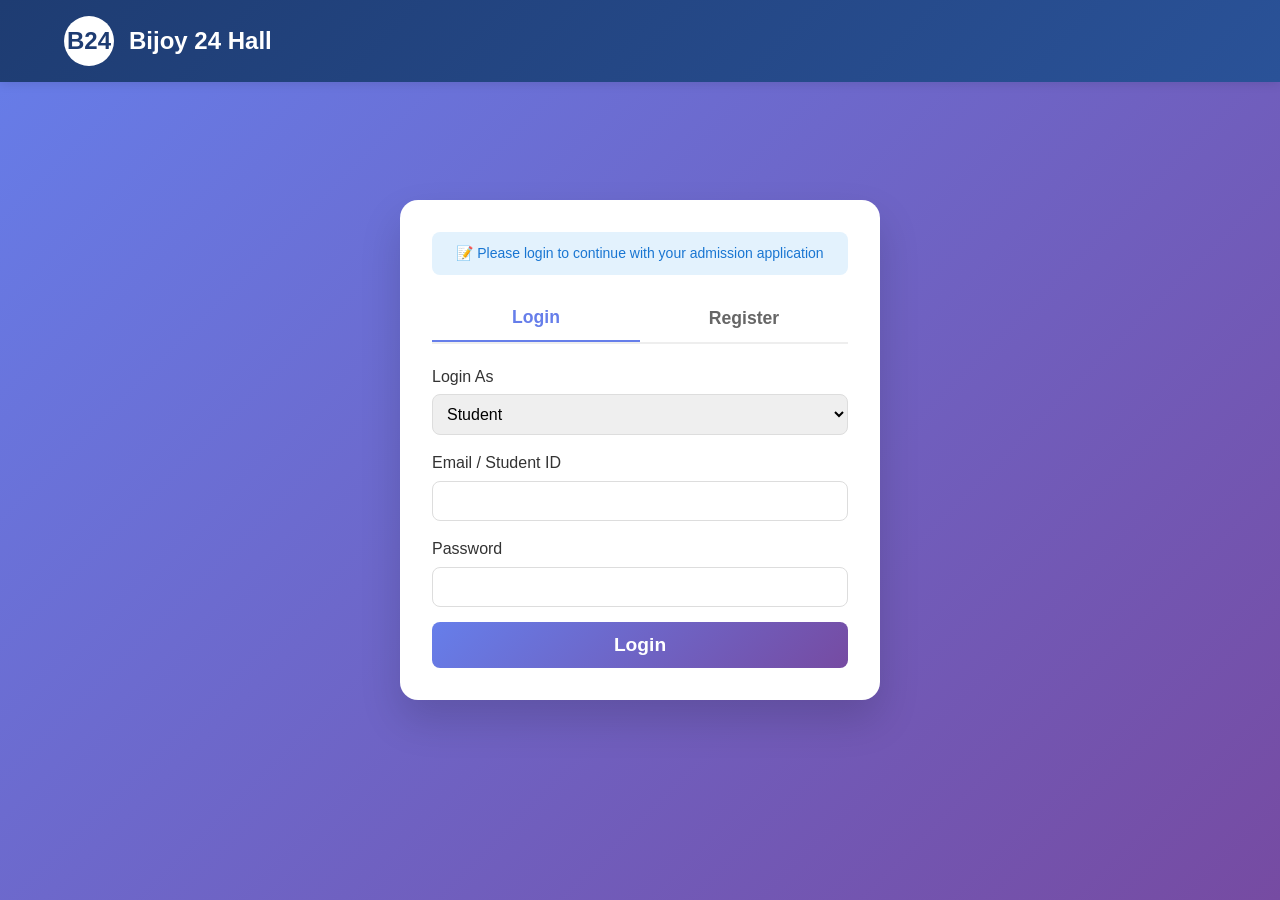
<file: frontend/staff-dashboard.html>
<!DOCTYPE html>
<html lang="en">

<head>
    <meta charset="UTF-8">
    <meta name="viewport" content="width=device-width, initial-scale=1.0">
    <title>Staff Dashboard - Bijoy 24 Hall</title>
    <link rel="stylesheet" href="style.css">
    <style>
        /* Additional styles for complaint management */
        .complaint-detail {
            padding: 10px;
        }

        .complaint-detail p {
            margin-bottom: 10px;
        }

        .status-badge {
            display: inline-block;
            padding: 4px 12px;
            border-radius: 20px;
            font-size: 12px;
            font-weight: 600;
        }

        .status-pending {
            background: #fef3c7;
            color: #92400e;
        }

        .status-in_progress {
            background: #dbeafe;
            color: #1e40af;
        }

        .status-approved,
        .status-resolved {
            background: #d1fae5;
            color: #065f46;
        }

        .status-rejected {
            background: #fee2e2;
            color: #991b1b;
        }

        .btn-warning {
            background: #f59e0b;
            color: white;
            padding: 8px 16px;
            border: none;
            border-radius: 6px;
            cursor: pointer;
        }

        .form-group {
            margin-bottom: 15px;
        }

        .form-group label {
            display: block;
            margin-bottom: 5px;
            font-weight: 500;
        }

        .form-group textarea {
            width: 100%;
            padding: 10px;
            border: 1px solid #e5e7eb;
            border-radius: 8px;
            font-family: inherit;
        }
    </style>
</head>

<body>
    <!-- Header -->
    <header>
        <nav>
            <div class="logo">
                <div class="logo-icon">B24</div>
                <h1>Bijoy 24 Hall - Staff Portal</h1>
            </div>
            <ul class="nav-links">
                <li><a href="staff-dashboard.html">Dashboard</a></li>
                <li><a href="#" onclick="staffLogout()" class="btn-login">Logout</a></li>
            </ul>
        </nav>
    </header>

    <!-- Staff Dashboard Section -->
    <section class="dashboard-section">
        <div class="dashboard-container">
            <div class="dashboard-header">
                <h1>Welcome, <span id="staffName">Staff Member</span>!</h1>
                <p>Role: <span id="staffRole" class="role-badge">Staff</span></p>
            </div>

            <!-- Staff Quick Stats -->
            <div class="dashboard-stats">
                <div class="dash-stat-card">
                    <div class="dash-stat-icon">📋</div>
                    <h3 id="pendingApplications">0</h3>
                    <p>Pending Applications</p>
                </div>
                <div class="dash-stat-card">
                    <div class="dash-stat-icon">✅</div>
                    <h3 id="approvedApplications">0</h3>
                    <p>Approved Applications</p>
                </div>
                <div class="dash-stat-card">
                    <div class="dash-stat-icon">👥</div>
                    <h3 id="totalStudents">528</h3>
                    <p>Total Capacity</p>
                </div>
                <div class="dash-stat-card">
                    <div class="dash-stat-icon">🛏️</div>
                    <h3 id="occupiedRooms">0</h3>
                    <p>Occupied Rooms</p>
                </div>
            </div>

            <!-- Management Actions -->
            <div class="dashboard-actions">
                <h2>Management Actions</h2>
                <div class="action-grid">
                    <a href="#applications" class="action-card" onclick="showApplications()">
                        <div class="action-icon">📋</div>
                        <h3>Review Applications</h3>
                        <p>View and approve admission applications</p>
                    </a>
                    <a href="#seed-seats" class="action-card" onclick="seedSeats()">
                        <div class="action-icon">🌱</div>
                        <h3>Seed Seats</h3>
                        <p>Generate initial seat inventory (Admin only)</p>
                    </a>
                    <a href="#seat-management" class="action-card" onclick="showSeatManagement()">
                        <div class="action-icon">🛏️</div>
                        <h3>Seat Management</h3>
                        <p>Allocate rooms to students</p>
                    </a>
                    <a href="#complaints" class="action-card" onclick="showComplaints()">
                        <div class="action-icon">📝</div>
                        <h3>Complaints</h3>
                        <p>View and resolve student complaints</p>
                    </a>
                    <a href="#" class="action-card" onclick="fixComplaints()">
                        <div class="action-icon">🔧</div>
                        <h3>Fix Complaints</h3>
                        <p>Fix broken complaint references (Admin only)</p>
                    </a>
                    <a href="#dining-management" class="action-card" onclick="showDiningManagement()">
                        <div class="action-icon">🍽️</div>
                        <h3>Dining Management</h3>
                        <p>Manage menu and approve pricing</p>
                    </a>
                    <a href="#staff-management" class="action-card" onclick="showStaffManagement()">
                        <div class="action-icon">👔</div>
                        <h3>Staff Management</h3>
                        <p>Manage hall staff and schedules</p>
                    </a>
                    <a href="#notices" class="action-card" onclick="showNotices()">
                        <div class="action-icon">📢</div>
                        <h3>Post Notices</h3>
                        <p>Create and publish announcements</p>
                    </a>
                </div>
            </div>

            <!-- Applications Section -->
            <div class="dashboard-section-card" id="applicationsSection">
                <div class="section-header">
                    <h2>Admission Applications</h2>
                    <div class="filter-buttons">
                        <button class="filter-btn active" onclick="filterApplications('all')">All</button>
                        <button class="filter-btn" onclick="filterApplications('pending')">Pending</button>
                        <button class="filter-btn" onclick="filterApplications('approved')">Approved</button>
                        <button class="filter-btn" onclick="filterApplications('rejected')">Rejected</button>
                    </div>
                </div>
                <div class="table-container">
                    <table class="data-table">
                        <thead>
                            <tr>
                                <th>App ID</th>
                                <th>Name</th>
                                <th>Reg. No</th>
                                <th>Department</th>
                                <th>CGPA</th>
                                <th>Quota</th>
                                <th>Status</th>
                                <th>Actions</th>
                            </tr>
                        </thead>
                        <tbody id="applicationsTableBody">
                            <tr>
                                <td colspan="8" class="no-data">No applications found</td>
                            </tr>
                        </tbody>
                    </table>
                </div>
            </div>

            <!-- Seat Allocation Section -->
            <div class="dashboard-section-card" id="seatAllocationSection" style="display: none;">
                <h2>Seat Allocation Management</h2>
                <div class="seat-allocation-form">
                    <form onsubmit="allocateSeat(event)">
                        <div class="form-row">
                            <div class="form-group">
                                <label for="allocateStudentReg">Student Registration No *</label>
                                <input type="text" id="allocateStudentReg" required placeholder="Enter reg. no">
                            </div>
                            <div class="form-group">
                                <label for="allocateRoomNo">Room Number *</label>
                                <input type="text" id="allocateRoomNo" required
                                    placeholder="Enter room number (e.g., 101, 201)">
                            </div>
                        </div>
                        <div class="form-row">
                            <div class="form-group">
                                <label for="allocateBedNo">Bed Number *</label>
                                <select id="allocateBedNo" required>
                                    <option value="">Select Bed</option>
                                    <option value="1">Bed 1</option>
                                    <option value="2">Bed 2</option>
                                    <option value="3">Bed 3</option>
                                    <option value="4">Bed 4</option>
                                </select>
                            </div>
                            <div class="form-group">
                                <label for="allocateFloor">Floor *</label>
                                <select id="allocateFloor" required>
                                    <option value="">Select Floor</option>
                                    <option value="Ground">Ground Floor</option>
                                    <option value="1st">1st Floor</option>
                                    <option value="2nd">2nd Floor</option>
                                    <option value="3rd">3rd Floor</option>
                                    <option value="4th">4th Floor</option>
                                </select>
                            </div>
                        </div>
                        <button type="submit" class="btn btn-primary">Allocate Seat</button>
                    </form>
                </div>

                <h3>Current Room Allocations</h3>
                <div class="table-container">
                    <table class="data-table">
                        <thead>
                            <tr>
                                <th>Room No</th>
                                <th>Floor</th>
                                <th>Bed 1</th>
                                <th>Bed 2</th>
                                <th>Bed 3</th>
                                <th>Bed 4</th>
                                <th>Occupancy</th>
                            </tr>
                        </thead>
                        <tbody id="roomAllocationTableBody">
                            <tr>
                                <td colspan="7" class="no-data">No allocations found</td>
                            </tr>
                        </tbody>
                    </table>
                </div>
            </div>

            <!-- Complaints Section with Filter Buttons -->
            <div class="dashboard-section-card" id="complaintsSection" style="display: none;">
                <div class="section-header">
                    <h2>Student Complaints</h2>
                    <div class="filter-buttons">
                        <button class="filter-btn active" onclick="filterComplaints('all')">All</button>
                        <button class="filter-btn" onclick="filterComplaints('pending')">Pending</button>
                        <button class="filter-btn" onclick="filterComplaints('in_progress')">In Progress</button>
                        <button class="filter-btn" onclick="filterComplaints('resolved')">Resolved</button>
                        <button class="filter-btn" onclick="filterComplaints('rejected')">Rejected</button>
                    </div>
                </div>
                <div class="table-container">
                    <table class="data-table">
                        <thead>
                            <tr>
                                <th>ID</th>
                                <th>Student</th>
                                <th>Room</th>
                                <th>Category</th>
                                <th>Issue</th>
                                <th>Date</th>
                                <th>Status</th>
                                <th>Actions</th>
                    </table>
                    </thead>
                    <tbody id="complaintsTableBody">
                        <tr>
                            <td colspan="8" class="no-data">No complaints found</td>
                        </tr>
                    </tbody>
                    </table>
                </div>
            </div>
        </div>
    </section>

    <!-- Application Detail Modal -->
    <div id="applicationModal" class="modal">
        <div class="modal-content">
            <span class="close" onclick="closeModal()">&times;</span>
            <h2>Application Details</h2>
            <div id="applicationDetails"></div>
            <div class="modal-actions">
                <button class="btn btn-success" onclick="approveApplication()">✓ Approve</button>
                <button class="btn btn-danger" onclick="rejectApplication()">✗ Reject</button>
                <button class="btn btn-secondary" onclick="closeModal()">Close</button>
            </div>
        </div>
    </div>

    <!-- Complaint Detail Modal -->
    <div id="complaintModal" class="modal" style="display: none;">
        <div class="modal-content">
            <span class="close" onclick="closeComplaintModal()">&times;</span>
            <h2>Complaint Details</h2>
            <div id="complaintDetails"></div>
            <div class="modal-actions">
                <button class="btn btn-warning" onclick="updateComplaintStatus('in_progress')">🔄 In Progress</button>
                <button class="btn btn-success" onclick="updateComplaintStatus('resolved')">✓ Resolve</button>
                <button class="btn btn-danger" onclick="updateComplaintStatus('rejected')">✗ Reject</button>
                <button class="btn btn-secondary" onclick="closeComplaintModal()">Close</button>
            </div>
        </div>

    </div>
    </div>

    <script src="staff-dashboard.js"></script>
</body>

</html>
</file>
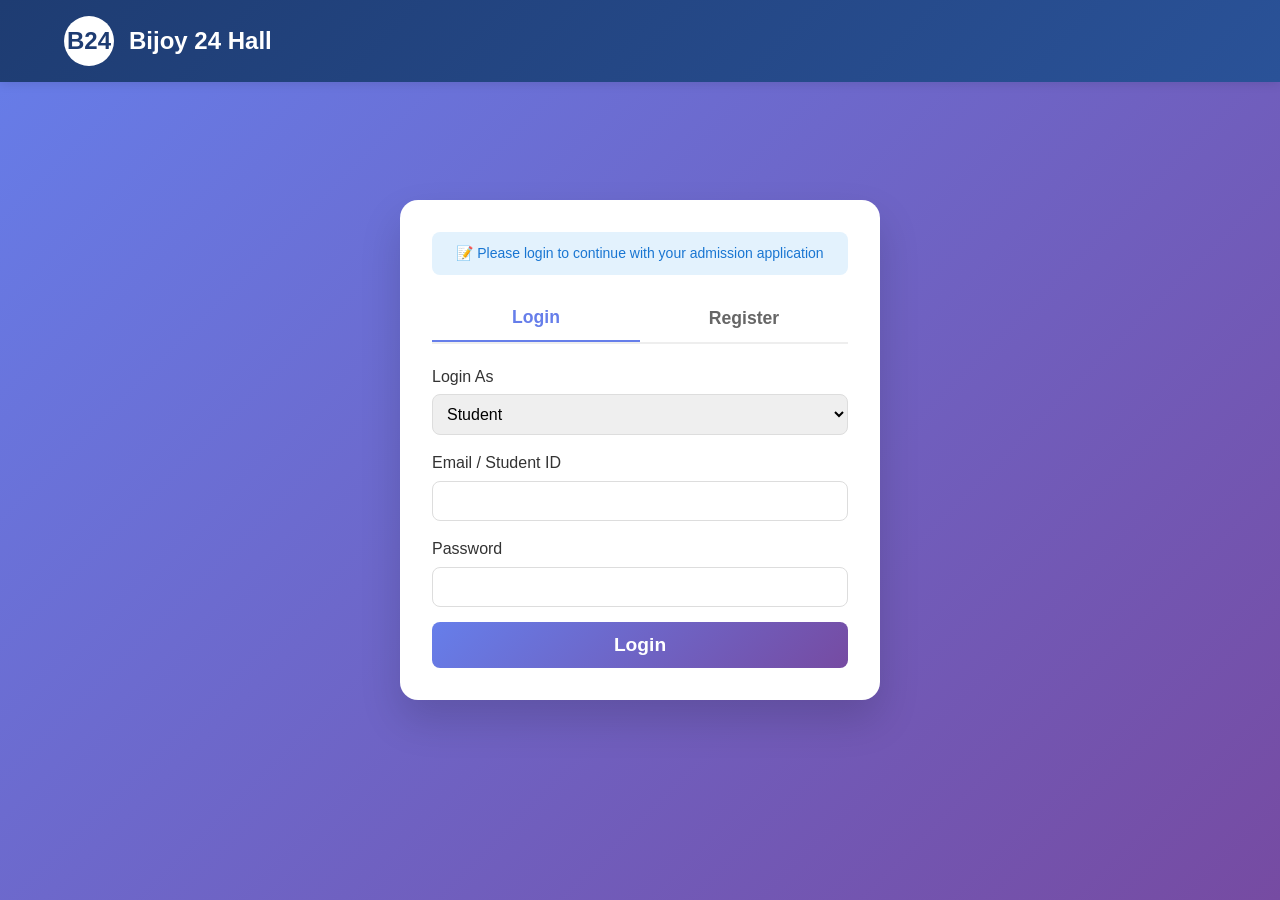
<file: frontend/student-dashboard.html>
<!DOCTYPE html>
<html lang="en">
<head>
    <meta charset="UTF-8">
    <meta name="viewport" content="width=device-width, initial-scale=1.0">
    <title>Student Dashboard - Bijoy 24 Hall</title>

    <link href="https://fonts.googleapis.com/css2?family=Inter:wght@400;500;600;700&display=swap" rel="stylesheet">

    <style>
        * {
            margin: 0;
            padding: 0;
            box-sizing: border-box;
        }

        body {
            margin: 0;
            font-family: 'Inter', sans-serif;
            background: #f5f7fb;
        }

        .dashboard-layout {
            display: flex;
            min-height: 100vh;
        }

        /* Sidebar Styles */
        .sidebar {
            width: 280px;
            background: linear-gradient(180deg, #1f2937 0%, #111827 100%);
            color: white;
            padding: 24px 20px;
            display: flex;
            flex-direction: column;
            box-shadow: 2px 0 10px rgba(0,0,0,0.1);
        }

        .logo {
            display: flex;
            align-items: center;
            gap: 12px;
            margin-bottom: 40px;
            padding-bottom: 20px;
            border-bottom: 1px solid rgba(255,255,255,0.1);
        }

        .logo-box {
            width: 45px;
            height: 45px;
            background: linear-gradient(135deg, #4f46e5, #7c3aed);
            display: flex;
            align-items: center;
            justify-content: center;
            border-radius: 12px;
            font-weight: bold;
            font-size: 1.2rem;
        }

        .logo h2 {
            font-size: 1.2rem;
            font-weight: 600;
        }

        .nav {
            display: flex;
            flex-direction: column;
            gap: 8px;
            flex: 1;
        }

        .nav a {
            text-decoration: none;
            color: #9ca3af;
            padding: 12px 16px;
            border-radius: 10px;
            transition: all 0.2s;
            font-weight: 500;
        }

        .nav a:hover {
            background: rgba(79, 70, 229, 0.2);
            color: white;
        }

        .logout-btn {
            margin-top: auto;
            background: #ef4444;
            color: white;
            border: none;
            padding: 12px;
            border-radius: 10px;
            cursor: pointer;
            transition: background 0.2s;
            font-weight: 600;
            font-size: 14px;
        }

        .logout-btn:hover {
            background: #dc2626;
        }

        /* Main Content Styles */
        .main {
            flex: 1;
        }

        .topbar {
            background: white;
            padding: 16px 32px;
            display: flex;
            justify-content: space-between;
            align-items: center;
            border-bottom: 1px solid #e5e7eb;
            box-shadow: 0 1px 3px rgba(0,0,0,0.05);
        }

        .topbar > div:first-child {
            font-weight: 500;
            color: #374151;
        }

        #userInitial {
            width: 42px;
            height: 42px;
            background: linear-gradient(135deg, #4f46e5, #7c3aed);
            color: white;
            display: flex;
            align-items: center;
            justify-content: center;
            border-radius: 50%;
            font-weight: bold;
            font-size: 1.1rem;
        }

        .content {
            padding: 32px;
        }

        /* Cards Grid */
        .cards {
            display: grid;
            grid-template-columns: repeat(auto-fit, minmax(280px, 1fr));
            gap: 24px;
        }

        .card {
            background: white;
            padding: 24px;
            border-radius: 20px;
            box-shadow: 0 4px 6px rgba(0,0,0,0.05);
            transition: transform 0.2s, box-shadow 0.2s;
            border: 1px solid #f0f0f0;
        }

        .card:hover {
            transform: translateY(-4px);
            box-shadow: 0 10px 25px rgba(0,0,0,0.1);
        }

        .card h3 {
            color: #374151;
            margin-bottom: 16px;
            font-size: 1.1rem;
            font-weight: 600;
            display: flex;
            align-items: center;
            gap: 8px;
        }

        .card p {
            color: #6b7280;
            font-size: 0.95rem;
            line-height: 1.6;
        }

        .apply-link {
            display: inline-block;
            margin-top: 12px;
            color: #4f46e5;
            text-decoration: none;
            font-weight: 600;
        }

        .apply-link:hover {
            text-decoration: underline;
        }

        /* Success/Status Colors */
        .status-approved {
            color: #065f46 !important;
            background: #d1fae5;
            padding: 8px 12px;
            border-radius: 10px;
        }

        .status-pending {
            color: #92400e !important;
            background: #fef3c7;
            padding: 8px 12px;
            border-radius: 10px;
        }

        .status-rejected {
            color: #991b1b !important;
            background: #fee2e2;
            padding: 8px 12px;
            border-radius: 10px;
        }

        /* Room Info Styles */
        .room-info {
            background: #ecfdf5;
            padding: 12px;
            border-radius: 12px;
            margin-top: 8px;
        }

        .room-info strong {
            color: #065f46;
        }

        @media (max-width: 768px) {
            .dashboard-layout {
                flex-direction: column;
            }
            
            .sidebar {
                width: 100%;
            }
            
            .content {
                padding: 20px;
            }
            
            .cards {
                grid-template-columns: 1fr;
            }
        }
    </style>
</head>

<body>

<div class="dashboard-layout">

    <!-- SIDEBAR -->
    <aside class="sidebar">
        <div class="logo">
            <div class="logo-box">B24</div>
            <h2>Bijoy 24 Hall</h2>
        </div>

        <nav class="nav">
            <a href="dashboard.html">📊 Dashboard</a>
            <a href="admission.html">📝 Admission</a>
            <a href="complaints.html">💬 Complaints</a>
            <a href="dining.html">🍽️ Dining</a>
            <a href="library.html">📚 Library</a>
        </nav>

        <button class="logout-btn" id="logoutBtn">🚪 Logout</button>
    </aside>

    <!-- MAIN -->
    <main class="main">
        <div class="topbar">
            <div>👋 Welcome, <span id="userName">Student</span>!</div>
            <div id="userInitial">S</div>
        </div>

        <div class="content">
            <div class="cards">
                <!-- Application Status Card -->
                <div class="card">
                    <h3>📋 Application Status</h3>
                    <p id="applicationStatus">Loading...</p>
                </div>

                <!-- Room Allocation Card -->
                <div class="card">
                    <h3>🛏️ Room Allocation</h3>
                    <p id="roomNumber">Not Allocated</p>
                </div>

                <!-- Fee Status Card -->
                <div class="card">
                    <h3>💰 Fee Status</h3>
                    <p id="feeStatus">Pending</p>
                </div>

                <!-- Hall Card Status Card -->
                <div class="card">
                    <h3>🪪 Hall Card</h3>
                    <p id="hallCard">Not Issued</p>
                </div>
            </div>
        </div>
    </main>

</div>

<script src="student-dashboard.js"></script>

</body>
</html>
</file>
<file: frontend/style.css>
/* Reset and Base Styles */
* {
    margin: 0;
    padding: 0;
    box-sizing: border-box;
}

body {
    font-family: 'Segoe UI', Tahoma, Geneva, Verdana, sans-serif;
    line-height: 1.6;
    color: #333;
    overflow-x: hidden;
}

html {
    scroll-behavior: smooth;
}

/* Header & Navigation */
header {
    background: linear-gradient(135deg, #1e3c72 0%, #2a5298 100%);
    color: white;
    padding: 0;
    position: fixed;
    width: 100%;
    top: 0;
    z-index: 1000;
    box-shadow: 0 2px 10px rgba(0,0,0,0.1);
}

nav {
    display: flex;
    justify-content: space-between;
    align-items: center;
    padding: 1rem 5%;
    max-width: 1400px;
    margin: 0 auto;
}

.logo {
    display: flex;
    align-items: center;
    gap: 15px;
}

.logo-icon {
    width: 50px;
    height: 50px;
    background: white;
    border-radius: 50%;
    display: flex;
    align-items: center;
    justify-content: center;
    font-weight: bold;
    color: #1e3c72;
    font-size: 24px;
}

.logo h1 {
    font-size: 1.8rem;
    font-weight: 600;
}

.nav-links {
    display: flex;
    list-style: none;
    gap: 2rem;
    align-items: center;
}

.nav-links a {
    color: white;
    text-decoration: none;
    font-weight: 500;
    transition: color 0.3s;
    position: relative;
}

.nav-links a::after {
    content: '';
    position: absolute;
    bottom: -5px;
    left: 0;
    width: 0;
    height: 2px;
    background: white;
    transition: width 0.3s;
}

.nav-links a:hover::after {
    width: 100%;
}

.btn-login {
    padding: 8px 20px;
    background: rgb(214, 105, 105);
    color: #1e3c72;
    border-radius: 25px;
    font-weight: 600;
}

.btn-login:hover::after {
    width: 0;
}

.menu-toggle {
    display: none;
    flex-direction: column;
    cursor: pointer;
}

.menu-toggle span {
    width: 25px;
    height: 3px;
    background: white;
    margin: 3px 0;
    transition: 0.3s;
}

/* Hero Section */
.hero {
    background: linear-gradient(135deg, rgba(101, 122, 216, 0.6) 0%, rgba(67, 55, 78, 0.6) 20%),
                url('imgs/hall2.jpg') center/cover no-repeat;
    color: rgb(21, 14, 14);
    padding: 150px 5% 100px;
    text-align: center;
    position: relative;
    overflow: hidden;
    margin-top: 70px;
    background-attachment: fixed;
}

.hero::before {
    content: '';
    position: absolute;
    top: 0;
    left: 0;
    right: 0;
    bottom: 0;
    background: url('data:image/svg+xml,<svg width="100" height="100" xmlns="http://www.w3.org/2000/svg"><rect width="100" height="100" fill="none"/><circle cx="50" cy="50" r="30" fill="rgba(255,255,255,0.05)"/></svg>') repeat;
    opacity: 0.3;
}

.hero-content {
    max-width: 800px;
    margin: 0 auto;
    position: relative;
    z-index: 1;
}

.hero h1 {
    font-size: 4rem;
    margin-bottom: 1rem;
    animation: fadeInUp 1s ease;
    color: #eee4ee;
}

.hero p {
    font-size: 1.5rem;
    margin-bottom: 2rem;
    animation: fadeInUp 1.2s ease;
    color:#e1d3e3;
    font-weight: 550;
}

.cta-buttons {
    display: flex;
    gap: 1rem;
    justify-content: center;
    flex-wrap: wrap;
    animation: fadeInUp 1.4s ease;
}

.btn {
    padding: 12px 30px;
    border: none;
    border-radius: 50px;
    font-size: 1rem;
    font-weight: 600;
    cursor: pointer;
    transition: all 0.3s;
    text-decoration: none;
    display: inline-block;
}

.btn-primary {
    background: white;
    color: #0b0d15;
    font-size:1.2rem;
    font-weight: 700;
}

.btn-primary:hover {
    transform: translateY(-3px);
    box-shadow: 0 10px 25px rgba(0,0,0,0.2);
}

.btn-secondary {
    background: transparent;
    color: rgb(27, 7, 7);
    border: 2px solid white;
    font-size:1.2rem;
}

.btn-secondary:hover {
    background: white;
    color: #667eea;
}

/* Stats Section */
.stats {
    background: #f8f9fa;
    padding: 60px 5%;
}

.stats-container {
    max-width: 1200px;
    margin: 0 auto;
    display: grid;
    grid-template-columns: repeat(auto-fit, minmax(200px, 1fr));
    gap: 2rem;
}

.stat-item {
    text-align: center;
    padding: 2rem;
    background: white;
    border-radius: 10px;
    box-shadow: 0 3px 15px rgba(0,0,0,0.08);
}

.stat-number {
    font-size: 3rem;
    font-weight: bold;
    color: #667eea;
    margin-bottom: 0.5rem;
}

.stat-label {
    font-size: 1.1rem;
    color: #666;
}

/* Features Section */
.features {
    padding: 80px 5%;
    max-width: 1400px;
    margin: 0 auto;
}

.section-title {
    text-align: center;
    font-size: 2.5rem;
    margin-bottom: 3rem;
    color: #1e3c72;
}

.features-grid {
    display: grid;
    grid-template-columns: repeat(auto-fit, minmax(300px, 1fr));
    gap: 2rem;
}

.feature-card {
    background: white;
    padding: 2rem;
    border-radius: 15px;
    box-shadow: 0 5px 20px rgba(0,0,0,0.1);
    transition: all 0.3s;
    cursor: pointer;
}

.feature-card:hover {
    transform: translateY(-10px);
    box-shadow: 0 15px 40px rgba(0,0,0,0.15);
}

.feature-icon {
    font-size: 3rem;
    margin-bottom: 1rem;
}

.feature-card h3 {
    font-size: 1.5rem;
    margin-bottom: 1rem;
    color: #1e3c72;
}

.feature-card p {
    color: #666;
    margin-bottom: 1rem;
}

.feature-link {
    color: #667eea;
    text-decoration: none;
    font-weight: 600;
    transition: color 0.3s;
}

.feature-link:hover {
    color: #764ba2;
}

/* Admission Process Section */
.admission-process {
    background: linear-gradient(135deg, #f8f9fa 0%, #e9ecef 100%);
    padding: 80px 5%;
}

.process-timeline {
    max-width: 1200px;
    margin: 0 auto;
    display: grid;
    grid-template-columns: repeat(auto-fit, minmax(200px, 1fr));
    gap: 2rem;
}

.process-step {
    background: white;
    padding: 2rem;
    border-radius: 15px;
    text-align: center;
    box-shadow: 0 5px 15px rgba(0,0,0,0.08);
    transition: all 0.3s;
}

.process-step:hover {
    transform: translateY(-5px);
    box-shadow: 0 10px 25px rgba(0,0,0,0.12);
}

.step-number {
    width: 60px;
    height: 60px;
    background: linear-gradient(135deg, #667eea 0%, #764ba2 100%);
    color: white;
    border-radius: 50%;
    display: flex;
    align-items: center;
    justify-content: center;
    font-size: 1.5rem;
    font-weight: bold;
    margin: 0 auto 1rem;
}

.process-step h3 {
    font-size: 1.3rem;
    margin-bottom: 0.5rem;
    color: #1e3c72;
}

.process-step p {
    color: #666;
    font-size: 0.95rem;
}

/* Notice Board Section */
.notice-board {
    padding: 80px 5%;
    max-width: 1200px;
    margin: 0 auto;
}

.notices-container {
    display: grid;
    grid-template-columns: repeat(auto-fit, minmax(300px, 1fr));
    gap: 2rem;
}

.notice-item {
    background: white;
    padding: 2rem;
    border-radius: 15px;
    border-left: 4px solid #667eea;
    box-shadow: 0 5px 15px rgba(0,0,0,0.08);
    transition: all 0.3s;
}

.notice-item:hover {
    box-shadow: 0 10px 25px rgba(0,0,0,0.12);
    transform: translateX(5px);
}

.notice-date {
    color: #667eea;
    font-weight: 600;
    margin-bottom: 0.5rem;
}

.notice-item h3 {
    font-size: 1.3rem;
    margin-bottom: 0.5rem;
    color: #1e3c72;
}

.notice-item p {
    color: #666;
    margin-bottom: 1rem;
}

.notice-link {
    color: #667eea;
    text-decoration: none;
    font-weight: 600;
}

.notice-link:hover {
    text-decoration: underline;
}

/* Contact Section */
.contact {
    background: linear-gradient(135deg, #1e3c72 0%, #2a5298 100%);
    color: white;
    padding: 80px 5%;
}

.contact .section-title {
    color: white;
}

.contact-container {
    max-width: 1200px;
    margin: 0 auto;
    display: grid;
    grid-template-columns: repeat(auto-fit, minmax(300px, 1fr));
    gap: 3rem;
}

.contact-info {
    display: flex;
    flex-direction: column;
    gap: 2rem;
}

.contact-item {
    background: rgba(255,255,255,0.1);
    padding: 1.5rem;
    border-radius: 10px;
    backdrop-filter: blur(10px);
}

.contact-icon {
    font-size: 2rem;
    margin-bottom: 0.5rem;
}

.contact-item h3 {
    font-size: 1.3rem;
    margin-bottom: 0.5rem;
}

.contact-form {
    background: rgba(255,255,255,0.1);
    padding: 2rem;
    border-radius: 15px;
    backdrop-filter: blur(10px);
}

.contact-form input,
.contact-form textarea {
    width: 100%;
    padding: 12px;
    margin-bottom: 1rem;
    border: none;
    border-radius: 8px;
    font-size: 1rem;
    background: white;
    color: #333;
}

.contact-form textarea {
    resize: vertical;
}

.contact-form button {
    width: 100%;
}

/* Footer */
footer {
    background: #1a1a1a;
    color: white;
    padding: 40px 5% 20px;
}

.footer-content {
    max-width: 1200px;
    margin: 0 auto;
    display: grid;
    grid-template-columns: repeat(auto-fit, minmax(250px, 1fr));
    gap: 2rem;
    margin-bottom: 2rem;
}

.footer-section h3 {
    margin-bottom: 1rem;
    color: #667eea;
}

.footer-section ul {
    list-style: none;
}

.footer-section ul li {
    margin-bottom: 0.5rem;
}

.footer-section a {
    color: #ccc;
    text-decoration: none;
    transition: color 0.3s;
}

.footer-section a:hover {
    color: white;
}

.footer-bottom {
    text-align: center;
    padding-top: 20px;
    border-top: 1px solid #333;
    color: #999;
}

/* Animations */
@keyframes fadeInUp {
    from {
        opacity: 0;
        transform: translateY(30px);
    }
    to {
        opacity: 1;
        transform: translateY(0);
    }
}

/* Auth Section (Login/Register) */
.auth-section {
    min-height: 100vh;
    display: flex;
    align-items: center;
    justify-content: center;
    background: linear-gradient(135deg, #667eea 0%, #764ba2 100%);
    padding: 120px 5% 60px;
}

.auth-container {
    background: white;
    border-radius: 20px;
    padding: 2rem;
    max-width: 500px;
    width: 100%;
    box-shadow: 0 20px 60px rgba(0,0,0,0.3);
}

.auth-tabs {
    display: flex;
    gap: 0;
    margin-bottom: 2rem;
    border-bottom: 2px solid #e0e0e0;
}

.auth-tab {
    flex: 1;
    padding: 1rem;
    background: none;
    border: none;
    font-size: 1.1rem;
    font-weight: 600;
    color: #666;
    cursor: pointer;
    transition: all 0.3s;
    border-bottom: 3px solid transparent;
}

.auth-tab.active {
    color: #667eea;
    border-bottom-color: #667eea;
}

.auth-form {
    display: none;
}

.auth-form.active {
    display: block;
    animation: fadeIn 0.5s ease;
}

.auth-form h2 {
    color: #1e3c72;
    margin-bottom: 0.5rem;
}

.auth-subtitle {
    color: #666;
    margin-bottom: 2rem;
}

.form-group {
    margin-bottom: 1.5rem;
}

.form-group label {
    display: block;
    margin-bottom: 0.5rem;
    font-weight: 600;
    color: #333;
}

.form-group input,
.form-group select,
.form-group textarea {
    width: 100%;
    padding: 12px;
    border: 2px solid #e0e0e0;
    border-radius: 8px;
    font-size: 1rem;
    transition: border-color 0.3s;
}

.form-group input:focus,
.form-group select:focus,
.form-group textarea:focus {
    outline: none;
    border-color: #667eea;
}

.form-options {
    display: flex;
    justify-content: space-between;
    align-items: center;
    margin-bottom: 1.5rem;
}

.checkbox-label {
    display: flex;
    align-items: center;
    gap: 0.5rem;
    color: #666;
    cursor: pointer;
}

.forgot-link {
    color: #667eea;
    text-decoration: none;
    font-weight: 600;
}

.forgot-link:hover {
    text-decoration: underline;
}

.btn-block {
    width: 100%;
}

/* Form Section (Admission, etc.) */
.form-section {
    min-height: 100vh;
    background: #f8f9fa;
    padding: 120px 5% 60px;
}

.form-container {
    max-width: 900px;
    margin: 0 auto;
    background: white;
    border-radius: 20px;
    padding: 3rem;
    box-shadow: 0 10px 40px rgba(0,0,0,0.1);
}

.form-header {
    text-align: center;
    margin-bottom: 3rem;
}

.form-header h1 {
    color: #1e3c72;
    margin-bottom: 0.5rem;
}

.form-header p {
    color: #666;
}

.form-card {
    background: #f8f9fa;
    padding: 2rem;
    border-radius: 15px;
    margin-bottom: 2rem;
    border-left: 4px solid #667eea;
}

.form-card h3 {
    color: #1e3c72;
    margin-bottom: 1.5rem;
}

.form-row {
    display: grid;
    grid-template-columns: repeat(auto-fit, minmax(250px, 1fr));
    gap: 1.5rem;
    margin-bottom: 1.5rem;
}

.info-text {
    background: #fff3cd;
    color: #856404;
    padding: 1rem;
    border-radius: 8px;
    margin-bottom: 1rem;
}

.checkbox-group {
    display: flex;
    flex-direction: column;
    gap: 0.8rem;
}

.form-actions {
    display: flex;
    gap: 1rem;
    justify-content: flex-end;
    margin-top: 2rem;
}

/* Dashboard Section */
.dashboard-section {
    min-height: 100vh;
    background: #f8f9fa;
    padding: 120px 5% 60px;
}

.dashboard-container {
    max-width: 1200px;
    margin: 0 auto;
}

.dashboard-header {
    text-align: center;
    margin-bottom: 3rem;
}

.dashboard-header h1 {
    color: #1e3c72;
    font-size: 2.5rem;
    margin-bottom: 0.5rem;
}

.dashboard-header p {
    color: #666;
    font-size: 1.1rem;
}

.dashboard-stats {
    display: grid;
    grid-template-columns: repeat(auto-fit, minmax(200px, 1fr));
    gap: 1.5rem;
    margin-bottom: 3rem;
}

.dash-stat-card {
    background: white;
    padding: 2rem;
    border-radius: 15px;
    text-align: center;
    box-shadow: 0 5px 15px rgba(0,0,0,0.08);
}

.dash-stat-icon {
    font-size: 2.5rem;
    margin-bottom: 1rem;
}

.dash-stat-card h3 {
    color: #667eea;
    font-size: 1.3rem;
    margin-bottom: 0.5rem;
}

.dash-stat-card p {
    color: #666;
}

.dashboard-actions {
    margin-bottom: 3rem;
}

.dashboard-actions h2 {
    color: #1e3c72;
    margin-bottom: 1.5rem;
}

.action-grid {
    display: grid;
    grid-template-columns: repeat(auto-fit, minmax(250px, 1fr));
    gap: 1.5rem;
}

.action-card {
    background: white;
    padding: 1.5rem;
    border-radius: 15px;
    text-align: center;
    text-decoration: none;
    box-shadow: 0 5px 15px rgba(0,0,0,0.08);
    transition: all 0.3s;
}

.action-card:hover {
    transform: translateY(-5px);
    box-shadow: 0 10px 25px rgba(0,0,0,0.15);
}

.action-icon {
    font-size: 2.5rem;
    margin-bottom: 1rem;
}

.action-card h3 {
    color: #1e3c72;
    font-size: 1.1rem;
    margin-bottom: 0.5rem;
}

.action-card p {
    color: #666;
    font-size: 0.9rem;
}

.dashboard-section-card {
    background: white;
    padding: 2rem;
    border-radius: 15px;
    margin-bottom: 2rem;
    box-shadow: 0 5px 15px rgba(0,0,0,0.08);
}

.dashboard-section-card h2 {
    color: #1e3c72;
    margin-bottom: 1.5rem;
}

.application-details {
    display: flex;
    flex-direction: column;
    gap: 1rem;
}

.detail-row {
    display: flex;
    justify-content: space-between;
    padding: 1rem;
    background: #f8f9fa;
    border-radius: 8px;
}

.detail-label {
    font-weight: 600;
    color: #666;
}

.detail-value {
    color: #333;
}

.status-badge {
    padding: 0.5rem 1rem;
    border-radius: 20px;
    font-weight: 600;
}

.status-pending {
    background: #fff3cd;
    color: #856404;
}

.status-approved {
    background: #d4edda;
    color: #155724;
}

.status-rejected {
    background: #f8d7da;
    color: #721c24;
}

.notice-list {
    display: flex;
    flex-direction: column;
    gap: 1rem;
}

.notice-item-dash {
    padding: 1rem;
    background: #f8f9fa;
    border-radius: 8px;
    border-left: 4px solid #667eea;
}

.notice-date-dash {
    color: #667eea;
    font-weight: 600;
    display: block;
    margin-bottom: 0.5rem;
}

.notice-item-dash p {
    color: #666;
    margin: 0;
}

/* Notification */
.notification {
    position: fixed;
    top: 100px;
    right: 20px;
    background: white;
    padding: 1.5rem;
    border-radius: 10px;
    box-shadow: 0 10px 30px rgba(0,0,0,0.2);
    max-width: 350px;
    z-index: 9999;
    display: none;
}

.notification strong {
    color: #1e3c72;
    display: block;
    margin-bottom: 0.5rem;
}

.notification p {
    color: #666;
    margin: 0;
}

/* Login Selection Page */
.login-selection {
    text-align: center;
    max-width: 1000px;
    margin: 0 auto;
}

.login-selection h1 {
    color: white;
    font-size: 2.5rem;
    margin-bottom: 1rem;
}

.selection-subtitle {
    color: rgba(255,255,255,0.9);
    font-size: 1.2rem;
    margin-bottom: 3rem;
}

.login-type-cards {
    display: grid;
    grid-template-columns: repeat(auto-fit, minmax(300px, 1fr));
    gap: 2rem;
}

.login-type-card {
    background: white;
    padding: 3rem 2rem;
    border-radius: 20px;
    box-shadow: 0 10px 40px rgba(0,0,0,0.2);
    transition: all 0.3s;
    cursor: pointer;
}

.login-type-card:hover {
    transform: translateY(-10px);
    box-shadow: 0 20px 60px rgba(0,0,0,0.3);
}

.login-type-icon {
    font-size: 4rem;
    margin-bottom: 1rem;
}

.login-type-card h3 {
    color: #1e3c72;
    font-size: 1.8rem;
    margin-bottom: 1rem;
}

.login-type-card p {
    color: #666;
    margin-bottom: 2rem;
    line-height: 1.6;
}

.auth-header-with-icon {
    text-align: center;
    margin-bottom: 2rem;
}

.auth-icon {
    font-size: 4rem;
    margin-bottom: 1rem;
}

/* Demo Credentials */
.demo-credentials {
    background: #f8f9fa;
    border: 1px solid #e0e0e0;
    border-radius: 10px;
    padding: 1.5rem;
    margin-top: 2rem;
}

.demo-credentials h4 {
    color: #1e3c72;
    margin-bottom: 1rem;
}

.demo-item {
    margin-bottom: 1rem;
    padding: 0.8rem;
    background: white;
    border-radius: 8px;
}

.demo-item strong {
    color: #667eea;
    display: block;
    margin-bottom: 0.5rem;
}

.demo-item code {
    background: #e0e0e0;
    padding: 2px 8px;
    border-radius: 4px;
    font-family: 'Courier New', monospace;
}

/* Role Badge */
.role-badge {
    display: inline-block;
    padding: 0.5rem 1rem;
    background: linear-gradient(135deg, #667eea 0%, #764ba2 100%);
    color: white;
    border-radius: 20px;
    font-weight: 600;
}

/* Section Header */
.section-header {
    display: flex;
    justify-content: space-between;
    align-items: center;
    margin-bottom: 1.5rem;
    flex-wrap: wrap;
    gap: 1rem;
}

/* Filter Buttons */
.filter-buttons {
    display: flex;
    gap: 0.5rem;
    flex-wrap: wrap;
}

.filter-btn {
    padding: 0.5rem 1rem;
    border: 2px solid #e0e0e0;
    background: white;
    border-radius: 8px;
    cursor: pointer;
    transition: all 0.3s;
    font-weight: 600;
}

.filter-btn:hover {
    border-color: #667eea;
    color: #667eea;
}

.filter-btn.active {
    background: #667eea;
    color: white;
    border-color: #667eea;
}

/* Table Styles */
.table-container {
    overflow-x: auto;
    margin-top: 1rem;
}

.data-table {
    width: 100%;
    border-collapse: collapse;
    background: white;
    border-radius: 10px;
    overflow: hidden;
}

.data-table thead {
    background: linear-gradient(135deg, #667eea 0%, #764ba2 100%);
    color: white;
}

.data-table th,
.data-table td {
    padding: 1rem;
    text-align: left;
    border-bottom: 1px solid #e0e0e0;
}

.data-table th {
    font-weight: 600;
}

.data-table tr:hover {
    background: #f8f9fa;
}

.data-table .no-data {
    text-align: center;
    padding: 2rem;
    color: #999;
}

/* Small Buttons */
.btn-small {
    padding: 0.5rem 1rem;
    font-size: 0.9rem;
    border-radius: 6px;
    border: none;
    cursor: pointer;
    transition: all 0.3s;
}

.btn-info {
    background: #17a2b8;
    color: white;
}

.btn-info:hover {
    background: #138496;
}

.btn-success {
    background: #28a745;
    color: white;
}

.btn-success:hover {
    background: #218838;
}

.btn-danger {
    background: #dc3545;
    color: white;
}

.btn-danger:hover {
    background: #c82333;
}

/* Modal */
.modal {
    display: none;
    position: fixed;
    z-index: 9999;
    left: 0;
    top: 0;
    width: 100%;
    height: 100%;
    background-color: rgba(0,0,0,0.5);
    animation: fadeIn 0.3s ease;
}

.modal-content {
    background-color: white;
    margin: 5% auto;
    padding: 2rem;
    border-radius: 15px;
    width: 90%;
    max-width: 900px;
    max-height: 80vh;
    overflow-y: auto;
    animation: slideDown 0.3s ease;
}

.close {
    color: #aaa;
    float: right;
    font-size: 28px;
    font-weight: bold;
    cursor: pointer;
    transition: color 0.3s;
}

.close:hover {
    color: #000;
}

.application-detail-grid {
    display: grid;
    grid-template-columns: repeat(auto-fit, minmax(300px, 1fr));
    gap: 2rem;
    margin: 2rem 0;
}

.detail-section {
    background: #f8f9fa;
    padding: 1.5rem;
    border-radius: 10px;
}

.detail-section h3 {
    color: #1e3c72;
    margin-bottom: 1rem;
    border-bottom: 2px solid #667eea;
    padding-bottom: 0.5rem;
}

.detail-section p {
    margin-bottom: 0.8rem;
    color: #666;
}

.detail-section strong {
    color: #333;
}

.modal-actions {
    display: flex;
    gap: 1rem;
    justify-content: flex-end;
    margin-top: 2rem;
    flex-wrap: wrap;
}

/* Seat Allocation Form */
.seat-allocation-form {
    background: #f8f9fa;
    padding: 2rem;
    border-radius: 15px;
    margin-bottom: 2rem;
}

/* Additional Animations */
@keyframes fadeIn {
    from {
        opacity: 0;
        transform: translateY(10px);
    }
    to {
        opacity: 1;
        transform: translateY(0);
    }
}

@keyframes slideDown {
    from {
        opacity: 0;
        transform: translateY(-50px);
    }
    to {
        opacity: 1;
        transform: translateY(0);
    }
}

@keyframes slideInRight {
    from {
        transform: translateX(100%);
        opacity: 0;
    }
    to {
        transform: translateX(0);
        opacity: 1;
    }
}

@keyframes slideOutRight {
    from {
        transform: translateX(0);
        opacity: 1;
    }
    to {
        transform: translateX(100%);
        opacity: 0;
    }
}

/* Responsive Design */
@media (max-width: 768px) {
    .menu-toggle {
        display: flex;
    }

    .nav-links {
        position: fixed;
        top: 70px;
        left: -100%;
        flex-direction: column;
        background: #1e3c72;
        width: 100%;
        padding: 2rem;
        transition: left 0.3s;
        gap: 1rem;
    }

    .nav-links.active {
        left: 0;
    }

    .hero h2 {
        font-size: 2rem;
    }

    .hero p {
        font-size: 1rem;
    }

    .section-title {
        font-size: 2rem;
    }

    .features-grid,
    .process-timeline,
    .notices-container {
        grid-template-columns: 1fr;
    }

    .contact-container {
        grid-template-columns: 1fr;
    }
    
    .form-container {
        padding: 1.5rem;
    }
    
    .form-row {
        grid-template-columns: 1fr;
    }
    
    .form-actions {
        flex-direction: column;
    }
}

@media (max-width: 480px) {
    .logo h1 {
        font-size: 1.3rem;
    }

    .logo-icon {
        width: 40px;
        height: 40px;
        font-size: 18px;
    }

    .hero {
        padding: 120px 5% 80px;
    }

    .hero h2 {
        font-size: 1.5rem;
    }

    .stat-number {
        font-size: 2rem;
    }
    
    .auth-container {
        padding: 1.5rem;
    }

    .welcome-info h1 {
        font-size: 1.5rem;
    }
    
    .profile-avatar {
        width: 50px;
        height: 50px;
        font-size: 1.5rem;
    }
    
    .dashboard-stats {
        grid-template-columns: 1fr;
    }
}
</file>
